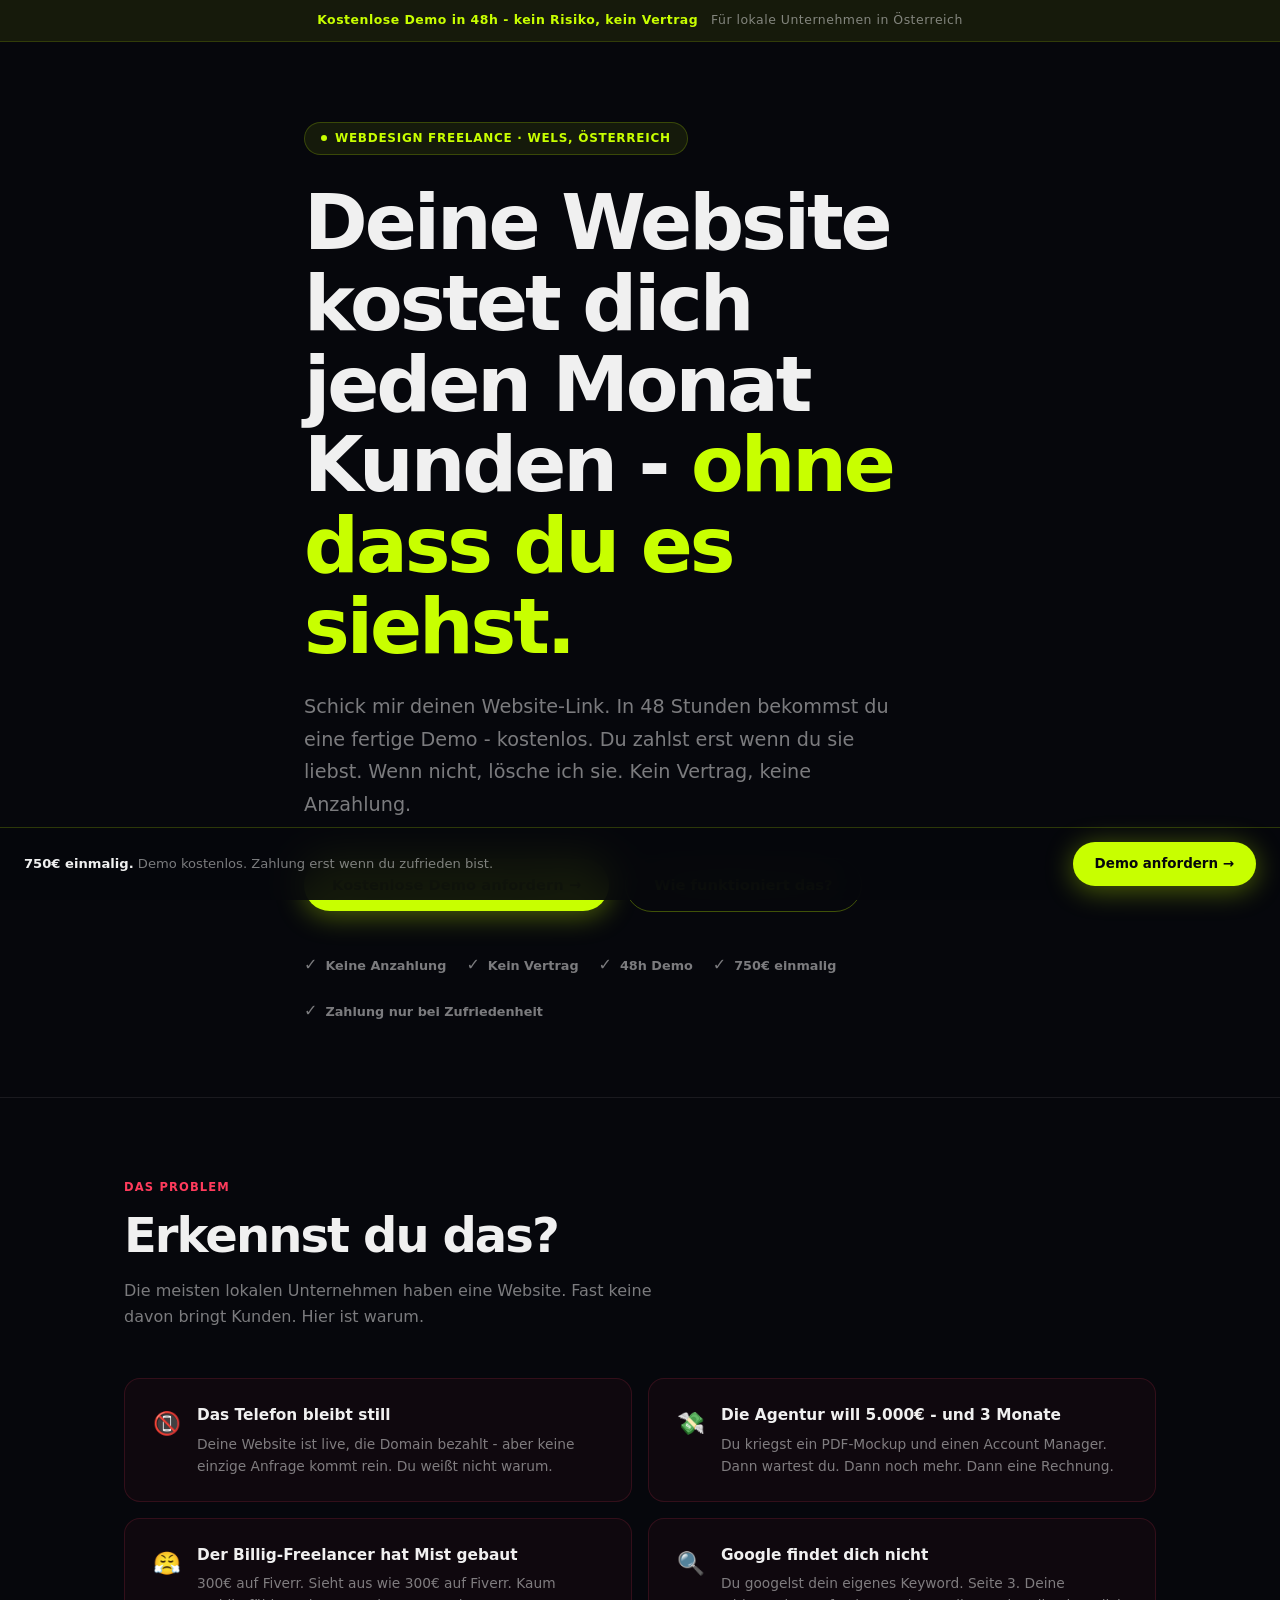
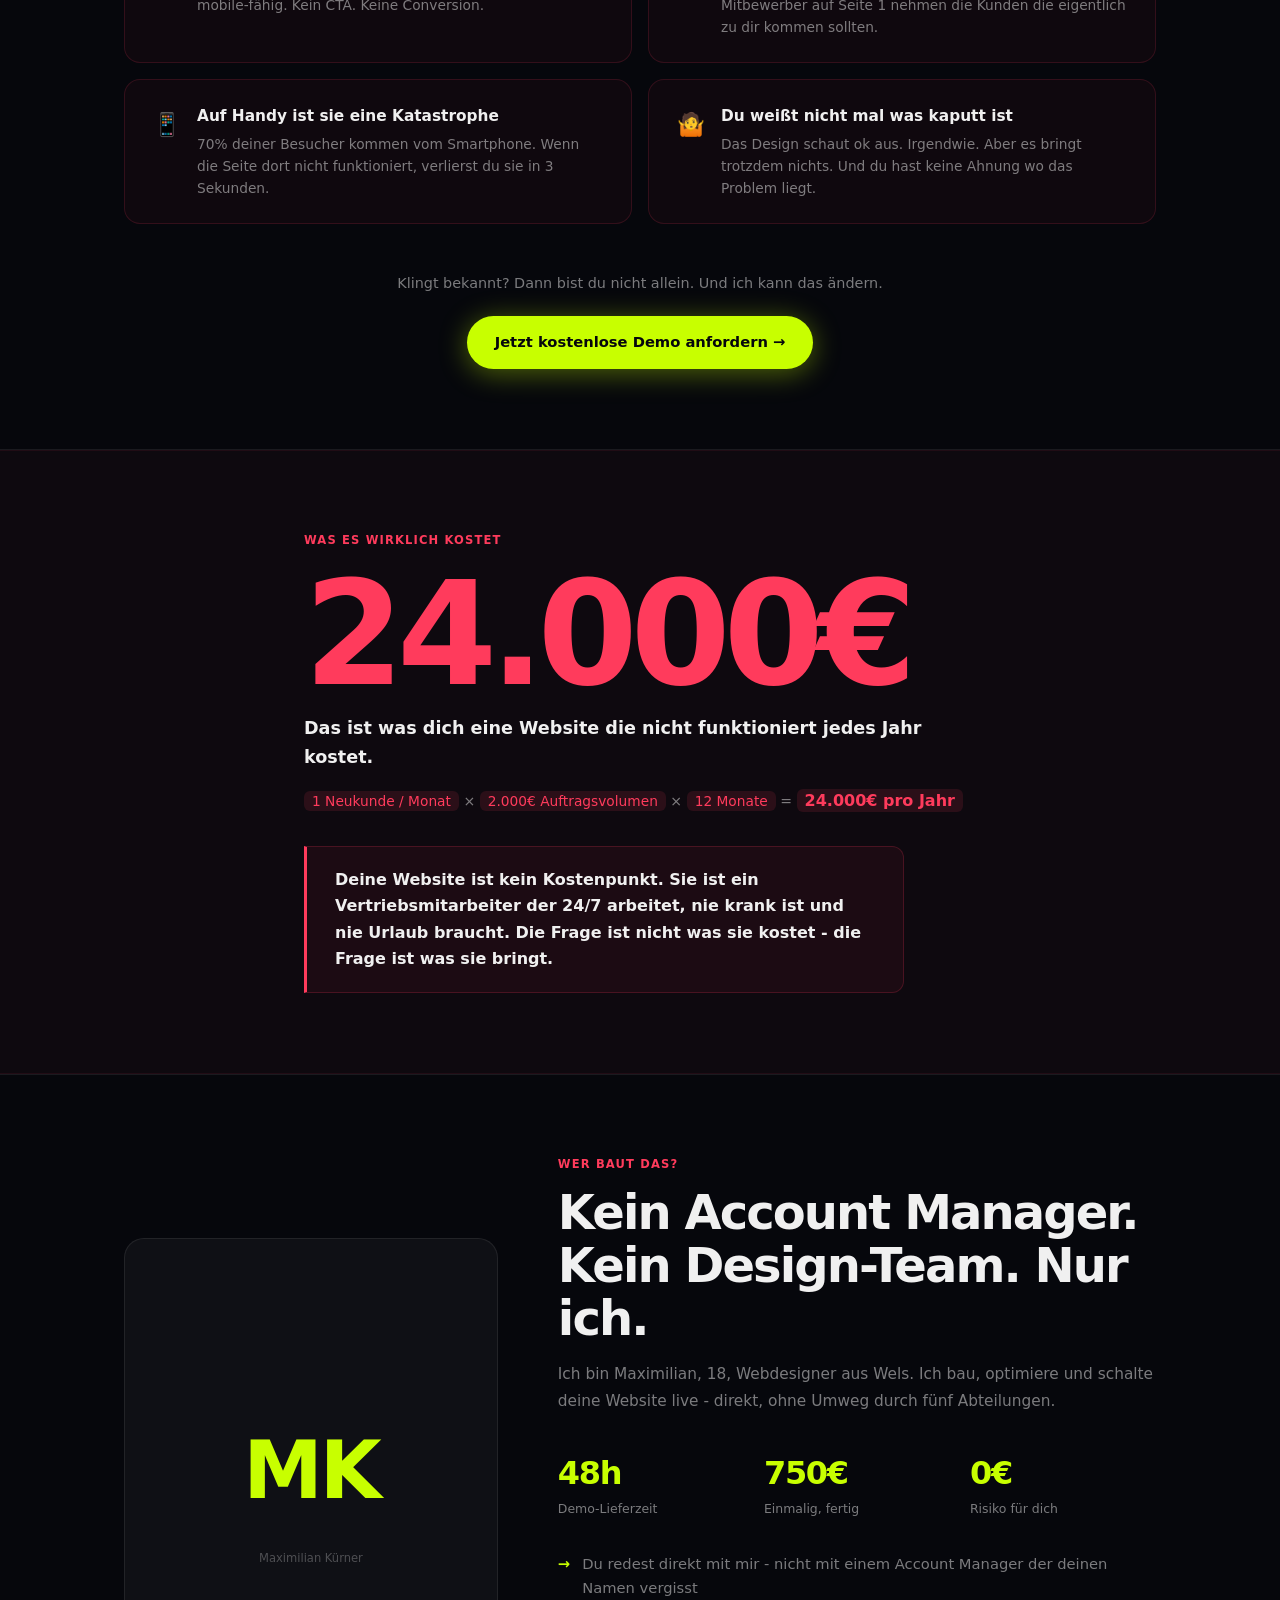
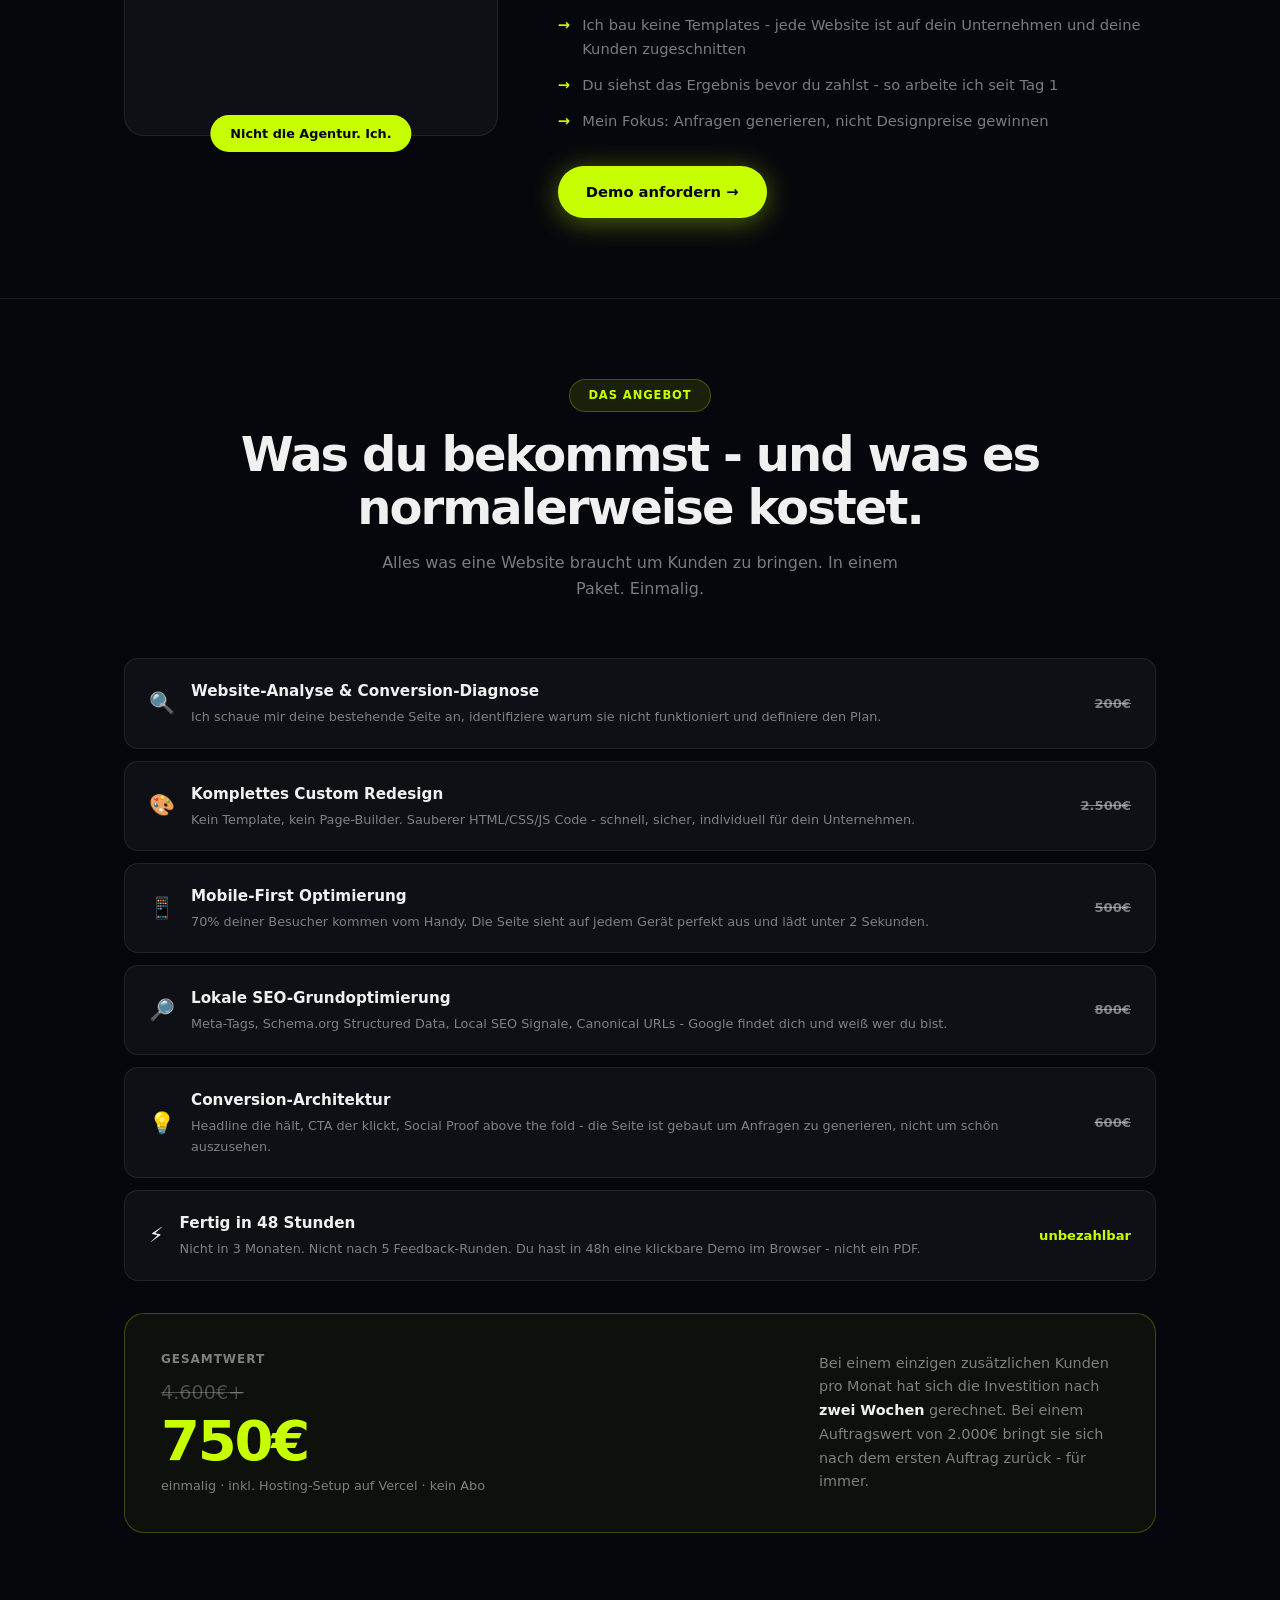
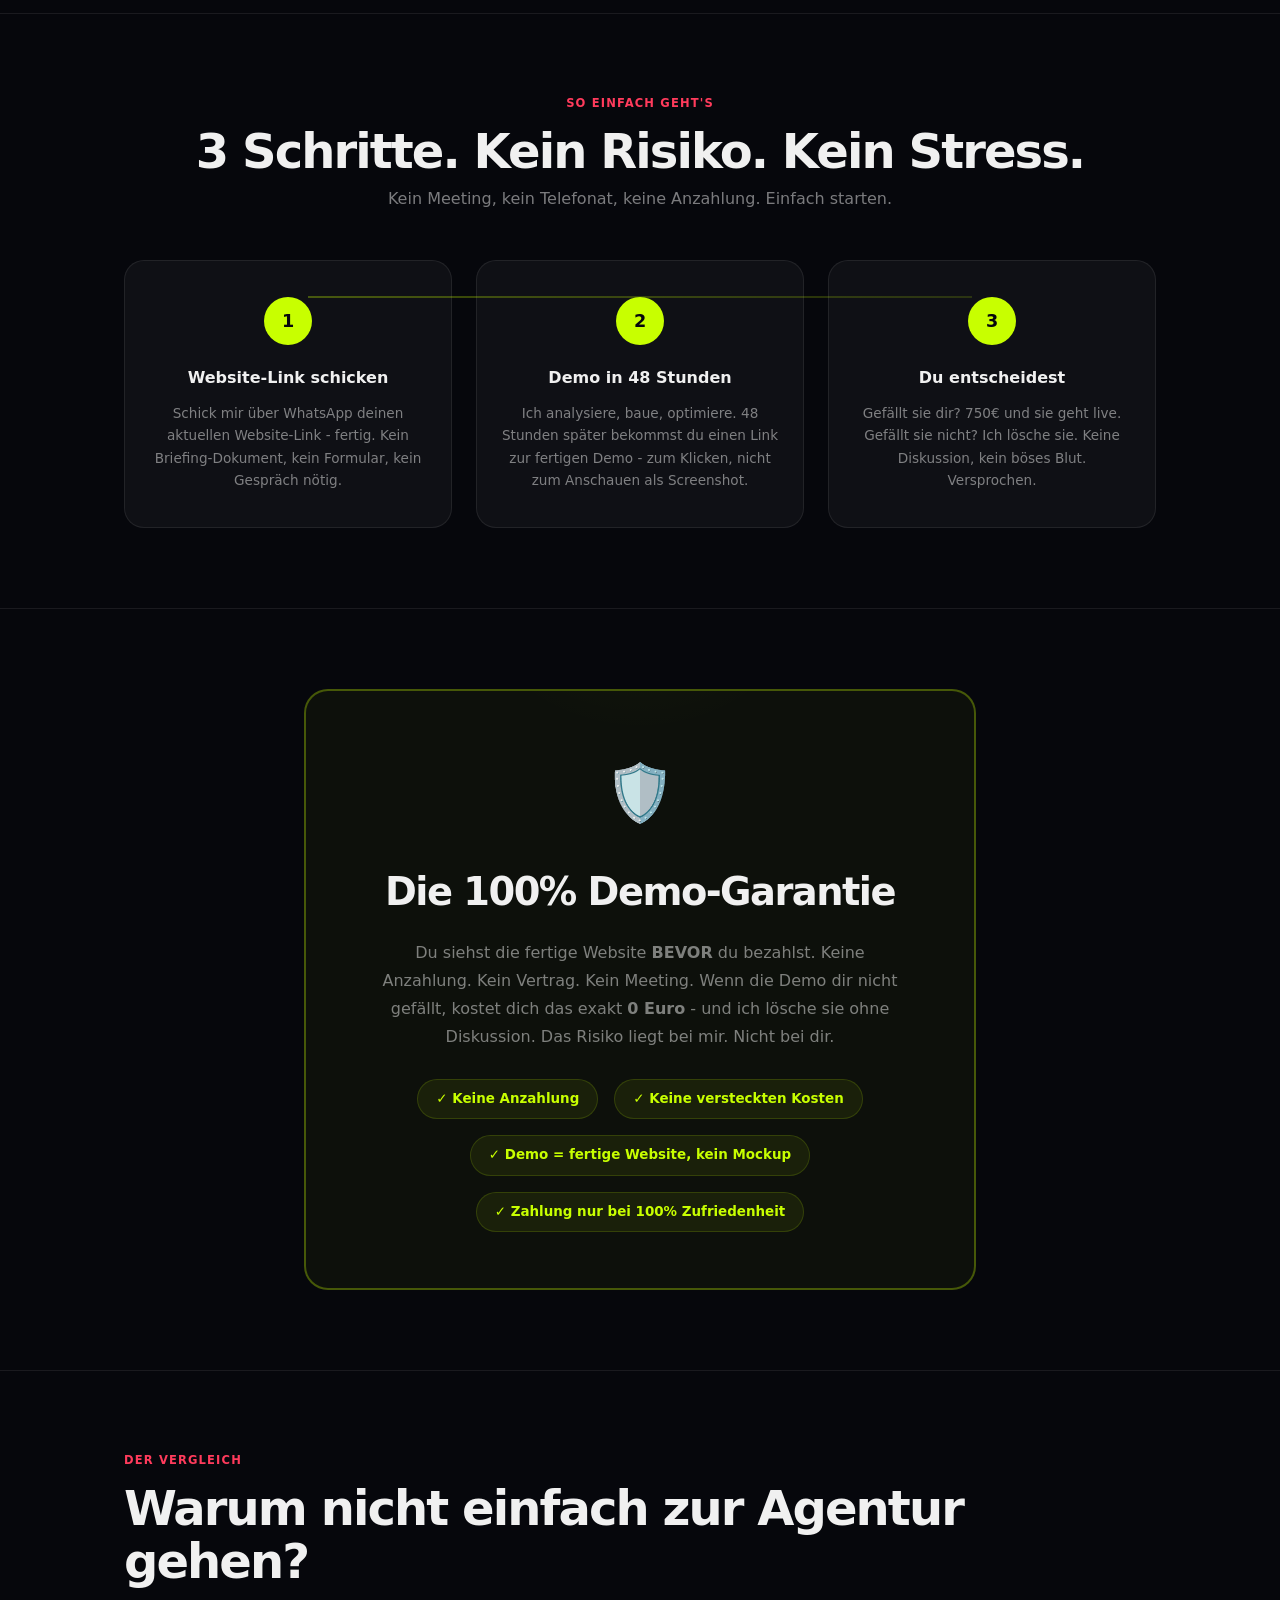
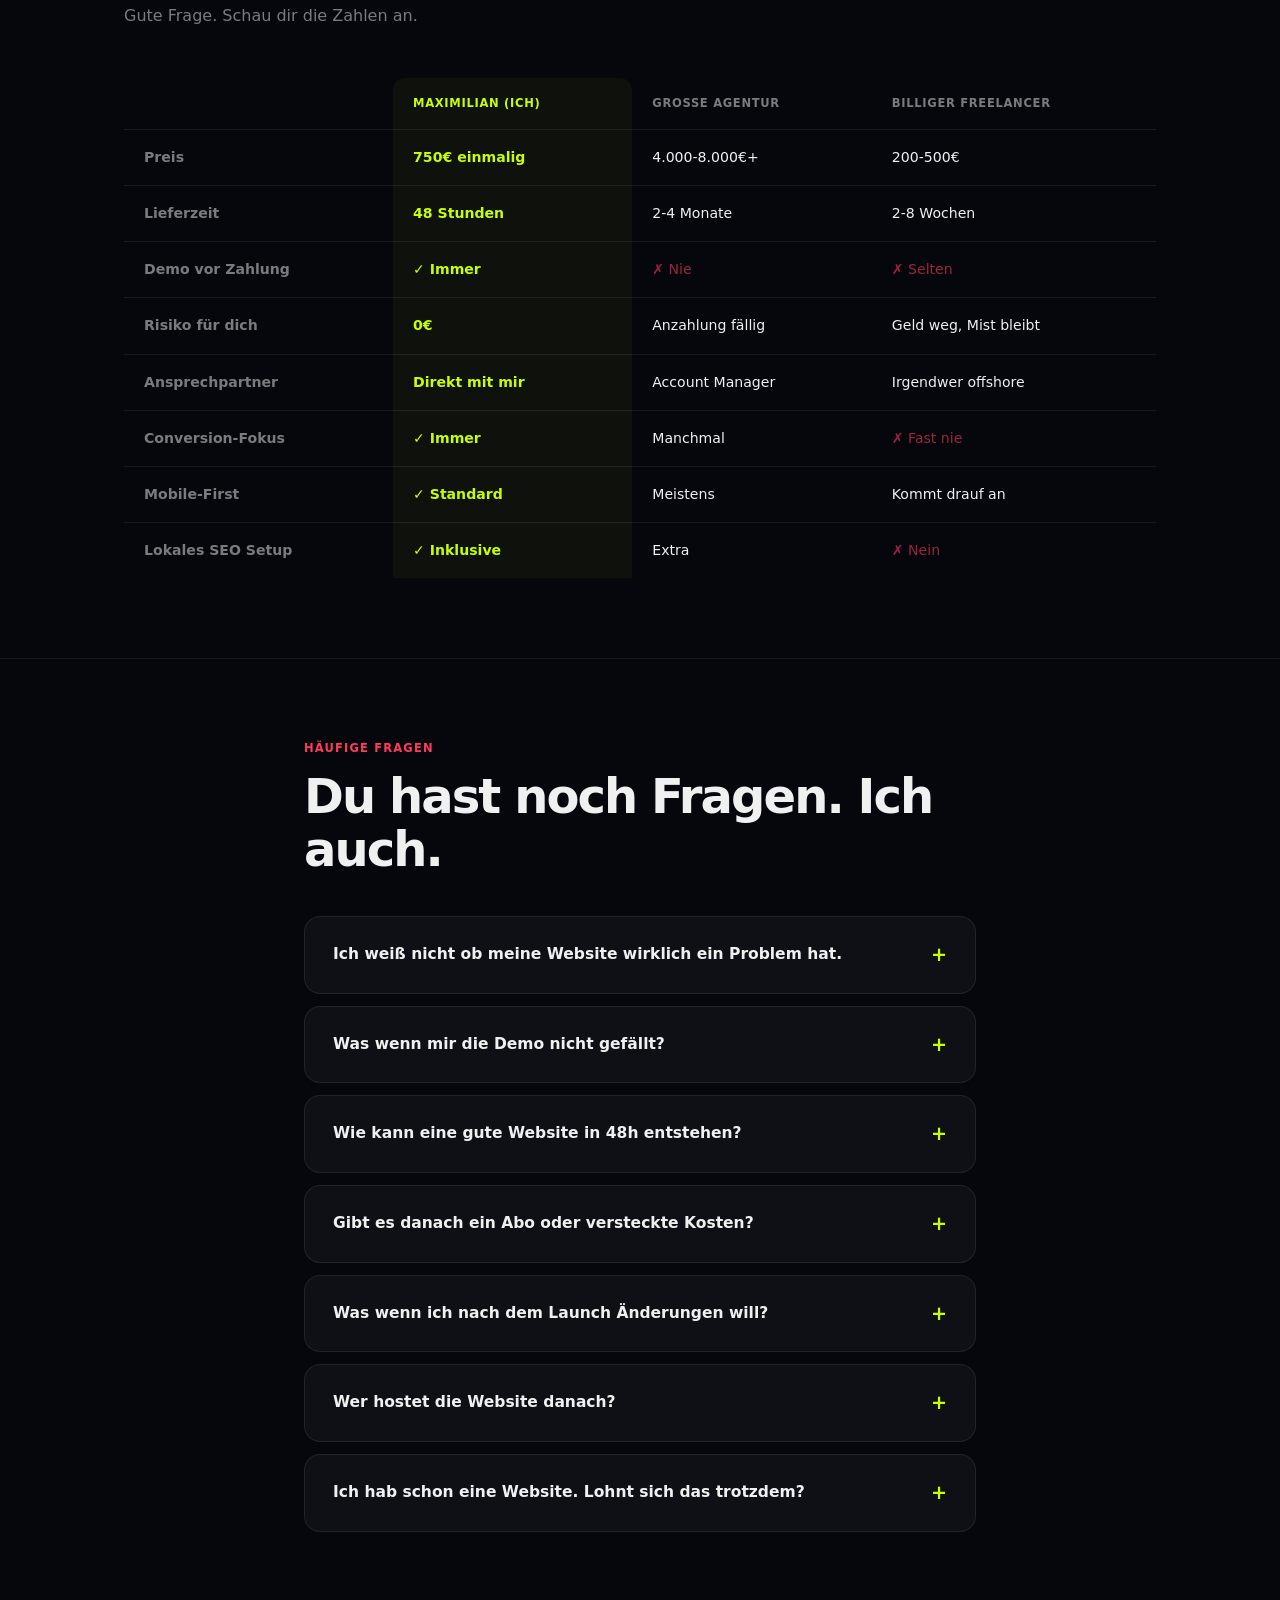
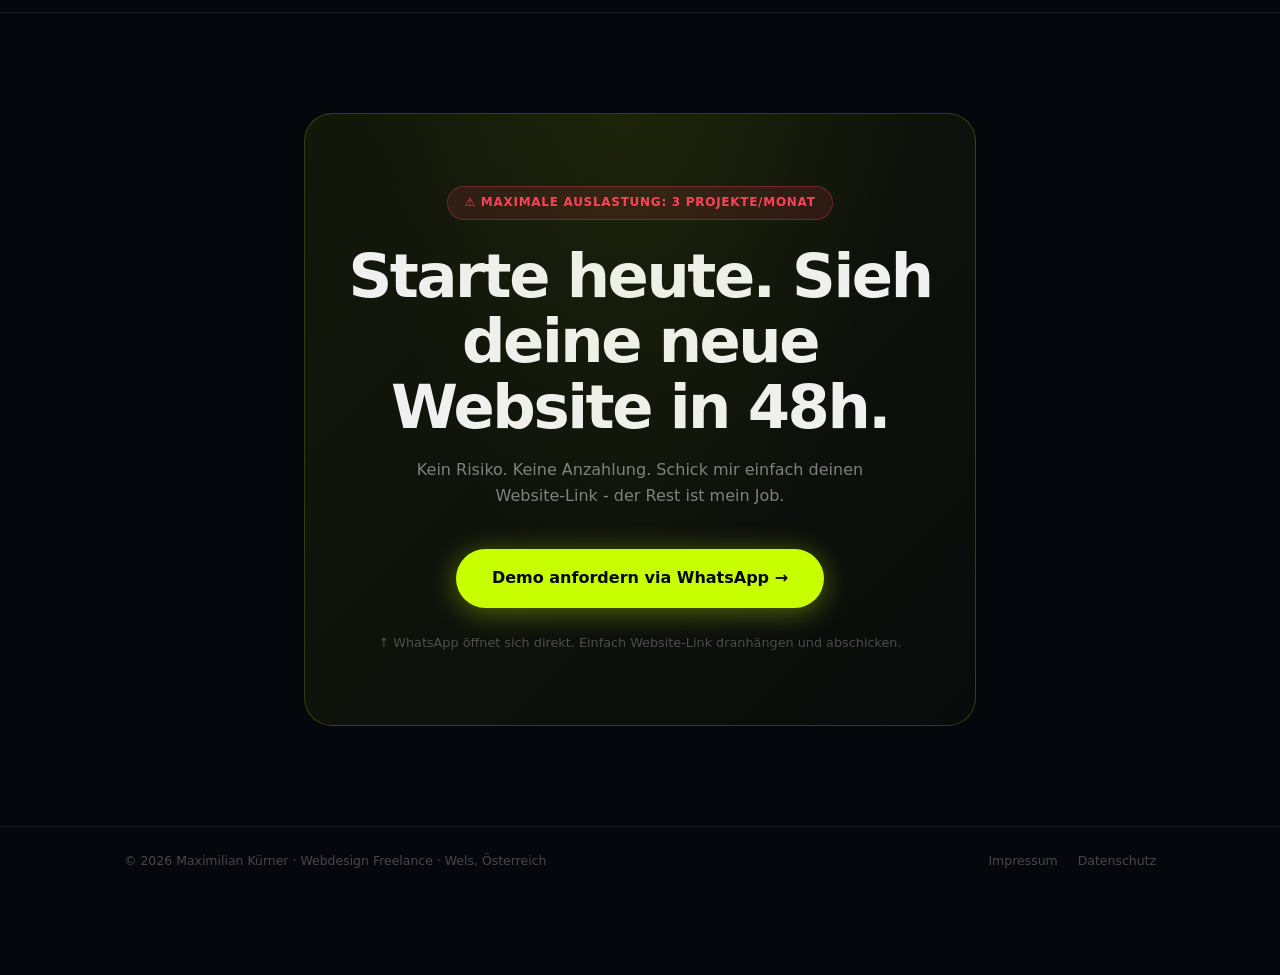
<file: ads.html>
<!DOCTYPE html>
<html lang="de">
<head>
  <meta charset="UTF-8" />
  <meta name="viewport" content="width=device-width, initial-scale=1.0" />
  <link rel="icon" type="image/svg+xml" href="favicon.svg" />
  <title>Deine Website bringt keine Kunden? In 48h ändere ich das - kostenlos.</title>
  <meta name="description" content="Kostenlose Demo in 48h. Du zahlst erst wenn du sie liebst. Webdesign für lokale Unternehmen in Österreich - 750€ einmalig, kein Vertrag." />
  <meta name="robots" content="noindex, nofollow" />
  <link rel="preconnect" href="https://fonts.bunny.net" />
  <link href="https://fonts.bunny.net/css?family=bricolage-grotesque:400,700,800&display=swap" rel="stylesheet" />
  <style>
    :root {
      --bg: #06070c;
      --acid: #c8ff00;
      --text: #f0f0f0;
      --muted: rgba(240,240,240,.5);
      --dim: rgba(240,240,240,.28);
      --bord: rgba(255,255,255,.08);
      --surf: rgba(255,255,255,.04);
      --red: #ff3b5c;
      --font: 'Bricolage Grotesque', system-ui, sans-serif;
      --tr: 0.22s cubic-bezier(.4,0,.2,1);
      --spring: cubic-bezier(.34,1.56,.64,1);
    }
    *, *::before, *::after { box-sizing: border-box; margin: 0; padding: 0; }
    html { scroll-behavior: smooth; }
    body { background: var(--bg); color: var(--text); font-family: var(--font); line-height: 1.65; overflow-x: hidden; -webkit-font-smoothing: antialiased; padding-bottom: 80px; }
    a { color: inherit; text-decoration: none; }
    ul { list-style: none; }
    img { display: block; max-width: 100%; }

    .wrap { max-width: 1080px; margin: 0 auto; padding: 0 24px; }
    .wrap-s { max-width: 720px; margin: 0 auto; padding: 0 24px; }

    /* STICKY BOTTOM CTA */
    .sticky-cta {
      position: fixed; bottom: 0; left: 0; right: 0; z-index: 200;
      background: rgba(6,7,12,.92); backdrop-filter: blur(20px);
      border-top: 1px solid rgba(200,255,0,.2);
      padding: 14px 24px;
      display: flex; align-items: center; justify-content: space-between; gap: 16px;
    }
    .sticky-cta-text { font-size: .82rem; color: var(--muted); }
    .sticky-cta-text strong { color: var(--text); }

    /* BUTTONS */
    .btn { display: inline-flex; align-items: center; gap: 8px; padding: 14px 28px; border-radius: 100px; font-family: var(--font); font-size: .92rem; font-weight: 800; cursor: pointer; white-space: nowrap; transition: transform var(--tr), box-shadow var(--tr); border: none; }
    .btn-acid { background: var(--acid); color: #06070c; box-shadow: 0 4px 28px rgba(200,255,0,.38); }
    .btn-acid:hover { transform: translateY(-2px) scale(1.02); box-shadow: 0 8px 40px rgba(200,255,0,.55); }
    .btn-acid-sm { padding: 11px 22px; font-size: .84rem; }
    .btn-ghost { background: transparent; border: 1.5px solid rgba(200,255,0,.3); color: var(--acid); }
    .btn-ghost:hover { background: rgba(200,255,0,.06); transform: translateY(-1px); }

    /* TOP BAR */
    .top-bar { background: rgba(200,255,0,.08); border-bottom: 1px solid rgba(200,255,0,.15); padding: 10px 0; text-align: center; }
    .top-bar-inner { font-size: .78rem; font-weight: 700; color: var(--acid); letter-spacing: .04em; }
    .top-bar-inner span { color: var(--muted); font-weight: 400; margin-left: 8px; }

    /* HERO */
    .hero { padding: 80px 0 72px; }
    .hero-badge { display: inline-flex; align-items: center; gap: 8px; background: rgba(200,255,0,.08); border: 1px solid rgba(200,255,0,.2); border-radius: 100px; padding: 6px 16px; font-size: .75rem; font-weight: 700; color: var(--acid); letter-spacing: .06em; text-transform: uppercase; margin-bottom: 28px; }
    .hero-badge-dot { width: 6px; height: 6px; border-radius: 50%; background: var(--acid); animation: pulse 2s infinite; }
    @keyframes pulse { 0%,100%{box-shadow:0 0 0 0 rgba(200,255,0,.5)} 50%{box-shadow:0 0 0 6px rgba(200,255,0,0)} }
    .hero-h1 { font-size: clamp(2.4rem,6vw,5rem); font-weight: 800; letter-spacing: -.04em; line-height: 1.05; margin-bottom: 24px; }
    .hero-h1 .red { color: var(--red); }
    .hero-h1 .acid { color: var(--acid); }
    .hero-sub { font-size: clamp(1rem,2.2vw,1.2rem); color: var(--muted); max-width: 600px; margin-bottom: 36px; line-height: 1.7; }
    .hero-cta { display: flex; flex-wrap: wrap; align-items: center; gap: 16px; margin-bottom: 40px; }
    .trust-bar { display: flex; flex-wrap: wrap; gap: 20px; }
    .trust-item { display: flex; align-items: center; gap: 8px; font-size: .8rem; color: var(--muted); font-weight: 600; }
    .trust-icon { font-size: 1rem; }

    /* DIVIDER */
    .divider { height: 1px; background: var(--bord); margin: 0; }

    /* PAIN SECTION */
    .pain-sec { padding: 80px 0; }
    .sec-label { font-size: .72rem; font-weight: 700; letter-spacing: .1em; text-transform: uppercase; color: var(--red); margin-bottom: 12px; }
    .sec-h2 { font-size: clamp(1.8rem,4vw,3rem); font-weight: 800; letter-spacing: -.04em; line-height: 1.1; margin-bottom: 16px; }
    .sec-sub { font-size: 1rem; color: var(--muted); margin-bottom: 48px; max-width: 560px; }
    .pain-grid { display: grid; grid-template-columns: repeat(2,1fr); gap: 16px; }
    .pain-card {
      background: rgba(255,59,92,.04); border: 1px solid rgba(255,59,92,.15);
      border-radius: 16px; padding: 24px 28px;
      display: flex; align-items: flex-start; gap: 16px;
    }
    .pain-icon { font-size: 1.4rem; flex-shrink: 0; margin-top: 2px; }
    .pain-card-title { font-size: .96rem; font-weight: 800; margin-bottom: 4px; }
    .pain-card-text { font-size: .86rem; color: var(--muted); line-height: 1.6; }
    .pain-cta-row { margin-top: 48px; text-align: center; }
    .pain-cta-row p { font-size: .9rem; color: var(--muted); margin-bottom: 20px; }

    /* COST SECTION */
    .cost-sec { padding: 80px 0; background: rgba(255,59,92,.03); border-top: 1px solid rgba(255,59,92,.08); border-bottom: 1px solid rgba(255,59,92,.08); }
    .cost-big { font-size: clamp(4rem,12vw,9rem); font-weight: 800; letter-spacing: -.05em; color: var(--red); line-height: 1; margin-bottom: 8px; }
    .cost-label { font-size: 1.1rem; font-weight: 700; margin-bottom: 16px; }
    .cost-math { font-size: .88rem; color: var(--muted); margin-bottom: 32px; }
    .cost-math code { background: rgba(255,59,92,.12); border-radius: 6px; padding: 2px 8px; color: var(--red); font-family: inherit; font-size: .86rem; }
    .cost-highlight { background: rgba(255,59,92,.06); border: 1px solid rgba(255,59,92,.2); border-left: 3px solid var(--red); border-radius: 0 12px 12px 0; padding: 20px 28px; max-width: 600px; }
    .cost-highlight p { font-size: 1rem; font-weight: 700; color: var(--text); }

    /* WHO SECTION */
    .who-sec { padding: 80px 0; }
    .who-grid { display: grid; grid-template-columns: 1fr 1.6fr; gap: 60px; align-items: center; }
    .who-img-wrap { position: relative; }
    .who-img { width: 100%; border-radius: 20px; border: 1px solid var(--bord); aspect-ratio: 3/4; object-fit: cover; background: var(--surf); }
    .who-img-placeholder { width: 100%; border-radius: 20px; border: 1px solid var(--bord); aspect-ratio: 3/4; background: var(--surf); display: flex; flex-direction: column; align-items: center; justify-content: center; gap: 12px; }
    .who-img-placeholder .initials { font-size: 5rem; font-weight: 800; color: var(--acid); letter-spacing: -.04em; }
    .who-img-placeholder .img-note { font-size: .72rem; color: var(--dim); }
    .who-badge { position: absolute; bottom: -16px; left: 50%; transform: translateX(-50%); background: var(--acid); color: #06070c; border-radius: 100px; padding: 8px 20px; font-size: .8rem; font-weight: 800; white-space: nowrap; }
    .who-stats { display: grid; grid-template-columns: repeat(3,1fr); gap: 20px; margin: 32px 0; }
    .who-stat-num { font-size: 2rem; font-weight: 800; color: var(--acid); letter-spacing: -.04em; }
    .who-stat-label { font-size: .78rem; color: var(--muted); }
    .who-points { display: flex; flex-direction: column; gap: 12px; margin-bottom: 32px; }
    .who-point { display: flex; align-items: flex-start; gap: 12px; font-size: .92rem; color: var(--muted); }
    .who-point-check { color: var(--acid); font-weight: 800; flex-shrink: 0; }

    /* OFFER SECTION */
    .offer-sec { padding: 80px 0; }
    .offer-header { text-align: center; margin-bottom: 56px; }
    .offer-tag { display: inline-block; background: rgba(200,255,0,.1); border: 1px solid rgba(200,255,0,.25); border-radius: 100px; padding: 6px 18px; font-size: .72rem; font-weight: 700; color: var(--acid); letter-spacing: .08em; text-transform: uppercase; margin-bottom: 16px; }
    .value-stack { display: flex; flex-direction: column; gap: 12px; margin-bottom: 32px; }
    .vs-item { background: var(--surf); border: 1px solid var(--bord); border-radius: 14px; padding: 20px 24px; display: flex; align-items: center; justify-content: space-between; gap: 24px; transition: border-color .22s, background .22s; }
    .vs-item:hover { border-color: rgba(200,255,0,.2); background: rgba(200,255,0,.03); }
    .vs-item-left { display: flex; align-items: center; gap: 16px; }
    .vs-item-icon { font-size: 1.3rem; flex-shrink: 0; }
    .vs-item-title { font-size: .95rem; font-weight: 800; margin-bottom: 2px; }
    .vs-item-desc { font-size: .8rem; color: var(--muted); }
    .vs-item-value { font-size: .82rem; font-weight: 700; color: var(--dim); white-space: nowrap; flex-shrink: 0; }
    .vs-item-value s { color: var(--muted); }
    .offer-total {
      border: 1.5px solid rgba(200,255,0,.25); border-radius: 20px;
      background: rgba(200,255,0,.04);
      padding: 36px; margin-top: 12px;
      display: flex; align-items: center; justify-content: space-between; gap: 24px;
      flex-wrap: wrap;
    }
    .offer-total-left .label { font-size: .75rem; font-weight: 700; letter-spacing: .08em; text-transform: uppercase; color: var(--muted); margin-bottom: 8px; }
    .offer-total-left .crossed { font-size: 1.2rem; color: var(--dim); text-decoration: line-through; margin-bottom: 4px; }
    .offer-total-left .price { font-size: 3.5rem; font-weight: 800; letter-spacing: -.04em; color: var(--acid); line-height: 1; }
    .offer-total-left .price-note { font-size: .8rem; color: var(--muted); margin-top: 6px; }
    .offer-total-right { max-width: 300px; }
    .offer-total-right p { font-size: .9rem; color: var(--muted); line-height: 1.65; }

    /* PROCESS SECTION */
    .process-sec { padding: 80px 0; }
    .steps { display: grid; grid-template-columns: repeat(3,1fr); gap: 24px; margin-top: 48px; position: relative; }
    .steps::before { content:''; position:absolute; top:36px; left:calc(16.66% + 12px); right:calc(16.66% + 12px); height:1.5px; background:linear-gradient(90deg,rgba(200,255,0,.3),rgba(200,255,0,.15)); pointer-events:none; }
    .step { text-align: center; padding: 36px 24px; background: var(--surf); border: 1px solid var(--bord); border-radius: 20px; }
    .step-num { width: 48px; height: 48px; border-radius: 50%; background: var(--acid); color: #06070c; font-size: 1.1rem; font-weight: 800; display: grid; place-items: center; margin: 0 auto 20px; }
    .step-title { font-size: 1rem; font-weight: 800; margin-bottom: 10px; }
    .step-text { font-size: .85rem; color: var(--muted); line-height: 1.65; }

    /* GUARANTEE SECTION */
    .guarantee-sec { padding: 80px 0; }
    .guarantee-box {
      background: rgba(200,255,0,.04); border: 2px solid rgba(200,255,0,.3);
      border-radius: 24px; padding: 56px; text-align: center; position: relative; overflow: hidden;
    }
    .guarantee-box::before { content:''; position:absolute; top:-60%; left:50%; transform:translateX(-50%); width:400px; height:400px; border-radius:50%; background:radial-gradient(circle,rgba(200,255,0,.06),transparent 70%); pointer-events:none; }
    .guarantee-icon { font-size: 3.5rem; margin-bottom: 20px; display: block; }
    .guarantee-title { font-size: clamp(1.6rem,3vw,2.4rem); font-weight: 800; letter-spacing: -.04em; margin-bottom: 16px; }
    .guarantee-text { font-size: 1rem; color: var(--muted); max-width: 520px; margin: 0 auto 28px; line-height: 1.75; }
    .guarantee-items { display: flex; flex-wrap: wrap; gap: 16px; justify-content: center; }
    .guarantee-item { display: flex; align-items: center; gap: 8px; font-size: .84rem; font-weight: 700; color: var(--acid); background: rgba(200,255,0,.07); border: 1px solid rgba(200,255,0,.15); border-radius: 100px; padding: 8px 18px; }

    /* COMPARISON */
    .compare-sec { padding: 80px 0; }
    .compare-table { width: 100%; border-collapse: collapse; margin-top: 40px; }
    .compare-table th, .compare-table td { padding: 16px 20px; text-align: left; font-size: .88rem; border-bottom: 1px solid var(--bord); }
    .compare-table th { font-size: .72rem; font-weight: 700; letter-spacing: .06em; text-transform: uppercase; color: var(--muted); background: transparent; }
    .compare-table th:nth-child(2) { color: var(--acid); background: rgba(200,255,0,.04); border-radius: 12px 12px 0 0; }
    .compare-table td:nth-child(2) { background: rgba(200,255,0,.04); font-weight: 700; }
    .compare-table tr:last-child td { border-bottom: none; }
    .compare-table .check { color: var(--acid); font-weight: 800; }
    .compare-table .cross { color: rgba(255,59,92,.6); }
    .compare-table .row-label { color: var(--muted); font-weight: 600; }

    /* FAQ */
    .faq-sec { padding: 80px 0; }
    .faq-list { display: flex; flex-direction: column; gap: 12px; margin-top: 40px; }
    .faq-item { background: var(--surf); border: 1px solid var(--bord); border-radius: 16px; overflow: hidden; }
    .faq-q { padding: 22px 28px; font-size: .97rem; font-weight: 700; cursor: pointer; display: flex; align-items: center; justify-content: space-between; gap: 16px; transition: color .2s; user-select: none; }
    .faq-q:hover { color: var(--acid); }
    .faq-icon { font-size: 1.2rem; color: var(--acid); flex-shrink: 0; transition: transform .25s; }
    .faq-a { display: none; padding: 0 28px 22px; font-size: .9rem; color: var(--muted); line-height: 1.75; }
    .faq-item.open .faq-a { display: block; }
    .faq-item.open .faq-icon { transform: rotate(45deg); }
    .faq-item.open { border-color: rgba(200,255,0,.2); }

    /* FINAL CTA */
    .final-cta-sec { padding: 100px 0; text-align: center; }
    .final-cta-box { background: linear-gradient(135deg, rgba(200,255,0,.07), rgba(200,255,0,.02)); border: 1.5px solid rgba(200,255,0,.2); border-radius: 28px; padding: 72px 40px; position: relative; overflow: hidden; }
    .final-cta-box::after { content:''; position:absolute; inset:0; background:radial-gradient(ellipse at 50% -20%,rgba(200,255,0,.08),transparent 60%); pointer-events:none; }
    .urgency-badge { display: inline-flex; align-items: center; gap: 8px; background: rgba(255,59,92,.12); border: 1px solid rgba(255,59,92,.3); border-radius: 100px; padding: 6px 16px; font-size: .75rem; font-weight: 700; color: var(--red); letter-spacing: .06em; text-transform: uppercase; margin-bottom: 24px; }
    .final-cta-h2 { font-size: clamp(2rem,5vw,3.8rem); font-weight: 800; letter-spacing: -.04em; line-height: 1.08; margin-bottom: 16px; }
    .final-cta-sub { font-size: 1rem; color: var(--muted); margin-bottom: 40px; max-width: 460px; margin-left: auto; margin-right: auto; }
    .final-cta-btns { display: flex; flex-wrap: wrap; align-items: center; justify-content: center; gap: 16px; margin-bottom: 24px; }
    .final-cta-note { font-size: .8rem; color: var(--dim); }

    /* FOOTER */
    footer { border-top: 1px solid var(--bord); padding: 24px 0; }
    .ft { display: flex; align-items: center; justify-content: space-between; flex-wrap: wrap; gap: 12px; font-size: .78rem; color: var(--dim); }
    .ft a { color: var(--dim); transition: color .2s; }
    .ft a:hover { color: var(--muted); }
    .ft-links { display: flex; gap: 20px; }

    /* RESPONSIVE */
    @media (max-width: 900px) {
      .who-grid { grid-template-columns: 1fr; gap: 40px; }
      .who-img-placeholder { aspect-ratio: 16/7; }
      .pain-grid { grid-template-columns: 1fr; }
      .steps { grid-template-columns: 1fr; }
      .steps::before { display: none; }
      .offer-total { flex-direction: column; text-align: center; }
      .offer-total-right { max-width: 100%; }
      .compare-table th:first-child, .compare-table td:first-child { display: none; }
    }
    @media (max-width: 600px) {
      .hero-cta { flex-direction: column; align-items: flex-start; }
      .final-cta-btns { flex-direction: column; }
      .sticky-cta-text { display: none; }
      .guarantee-box { padding: 36px 24px; }
      .final-cta-box { padding: 48px 24px; }
    }
  </style>
</head>
<body>

  <!-- TOP BAR -->
  <div class="top-bar">
    <div class="top-bar-inner">
      Kostenlose Demo in 48h - kein Risiko, kein Vertrag
      <span>Für lokale Unternehmen in Österreich</span>
    </div>
  </div>

  <!-- HERO -->
  <section class="hero">
    <div class="wrap-s">
      <div class="hero-badge">
        <span class="hero-badge-dot"></span>
        Webdesign Freelance · Wels, Österreich
      </div>
      <h1 class="hero-h1">
        Deine Website kostet dich jeden Monat Kunden -
        <span class="acid">ohne dass du es siehst.</span>
      </h1>
      <p class="hero-sub">
        Schick mir deinen Website-Link. In 48 Stunden bekommst du eine fertige Demo - kostenlos. Du zahlst erst wenn du sie liebst. Wenn nicht, lösche ich sie. Kein Vertrag, keine Anzahlung.
      </p>
      <div class="hero-cta">
        <a class="btn btn-acid" href="https://wa.me/4367764278292?text=Hey%20Maximilian%2C%20ich%20m%C3%B6chte%20eine%20kostenlose%20Demo%20f%C3%BCr%20meine%20Website%3A%20" target="_blank" rel="noopener">
          Kostenlose Demo anfordern →
        </a>
        <a class="btn btn-ghost" href="#wie-es-funktioniert">Wie funktioniert das?</a>
      </div>
      <div class="trust-bar">
        <span class="trust-item"><span class="trust-icon">✓</span> Keine Anzahlung</span>
        <span class="trust-item"><span class="trust-icon">✓</span> Kein Vertrag</span>
        <span class="trust-item"><span class="trust-icon">✓</span> 48h Demo</span>
        <span class="trust-item"><span class="trust-icon">✓</span> 750€ einmalig</span>
        <span class="trust-item"><span class="trust-icon">✓</span> Zahlung nur bei Zufriedenheit</span>
      </div>
    </div>
  </section>

  <div class="divider"></div>

  <!-- PAIN SECTION -->
  <section class="pain-sec">
    <div class="wrap">
      <div class="sec-label">Das Problem</div>
      <h2 class="sec-h2">Erkennst du das?</h2>
      <p class="sec-sub">Die meisten lokalen Unternehmen haben eine Website. Fast keine davon bringt Kunden. Hier ist warum.</p>
      <div class="pain-grid">
        <div class="pain-card">
          <span class="pain-icon">📵</span>
          <div>
            <div class="pain-card-title">Das Telefon bleibt still</div>
            <p class="pain-card-text">Deine Website ist live, die Domain bezahlt - aber keine einzige Anfrage kommt rein. Du weißt nicht warum.</p>
          </div>
        </div>
        <div class="pain-card">
          <span class="pain-icon">💸</span>
          <div>
            <div class="pain-card-title">Die Agentur will 5.000€ - und 3 Monate</div>
            <p class="pain-card-text">Du kriegst ein PDF-Mockup und einen Account Manager. Dann wartest du. Dann noch mehr. Dann eine Rechnung.</p>
          </div>
        </div>
        <div class="pain-card">
          <span class="pain-icon">😤</span>
          <div>
            <div class="pain-card-title">Der Billig-Freelancer hat Mist gebaut</div>
            <p class="pain-card-text">300€ auf Fiverr. Sieht aus wie 300€ auf Fiverr. Kaum mobile-fähig. Kein CTA. Keine Conversion.</p>
          </div>
        </div>
        <div class="pain-card">
          <span class="pain-icon">🔍</span>
          <div>
            <div class="pain-card-title">Google findet dich nicht</div>
            <p class="pain-card-text">Du googelst dein eigenes Keyword. Seite 3. Deine Mitbewerber auf Seite 1 nehmen die Kunden die eigentlich zu dir kommen sollten.</p>
          </div>
        </div>
        <div class="pain-card">
          <span class="pain-icon">📱</span>
          <div>
            <div class="pain-card-title">Auf Handy ist sie eine Katastrophe</div>
            <p class="pain-card-text">70% deiner Besucher kommen vom Smartphone. Wenn die Seite dort nicht funktioniert, verlierst du sie in 3 Sekunden.</p>
          </div>
        </div>
        <div class="pain-card">
          <span class="pain-icon">🤷</span>
          <div>
            <div class="pain-card-title">Du weißt nicht mal was kaputt ist</div>
            <p class="pain-card-text">Das Design schaut ok aus. Irgendwie. Aber es bringt trotzdem nichts. Und du hast keine Ahnung wo das Problem liegt.</p>
          </div>
        </div>
      </div>
      <div class="pain-cta-row">
        <p>Klingt bekannt? Dann bist du nicht allein. Und ich kann das ändern.</p>
        <a class="btn btn-acid" href="https://wa.me/4367764278292?text=Hey%20Maximilian%2C%20ich%20m%C3%B6chte%20eine%20kostenlose%20Demo%20f%C3%BCr%20meine%20Website%3A%20" target="_blank" rel="noopener">
          Jetzt kostenlose Demo anfordern →
        </a>
      </div>
    </div>
  </section>

  <div class="divider"></div>

  <!-- COST SECTION -->
  <section class="cost-sec">
    <div class="wrap-s">
      <div class="sec-label">Was es wirklich kostet</div>
      <div class="cost-big">24.000€</div>
      <div class="cost-label">Das ist was dich eine Website die nicht funktioniert jedes Jahr kostet.</div>
      <p class="cost-math">
        <code>1 Neukunde / Monat</code> × <code>2.000€ Auftragsvolumen</code> × <code>12 Monate</code> = <code style="color:var(--red);font-size:1rem;font-weight:800;">24.000€ pro Jahr</code>
      </p>
      <div class="cost-highlight">
        <p>Deine Website ist kein Kostenpunkt. Sie ist ein Vertriebsmitarbeiter der 24/7 arbeitet, nie krank ist und nie Urlaub braucht. Die Frage ist nicht was sie kostet - die Frage ist was sie bringt.</p>
      </div>
    </div>
  </section>

  <div class="divider"></div>

  <!-- WHO I AM -->
  <section class="who-sec">
    <div class="wrap">
      <div class="who-grid">
        <div class="who-img-wrap">
          <div class="who-img-placeholder">
            <div class="initials">MK</div>
            <div class="img-note">Maximilian Kürner</div>
          </div>
          <div class="who-badge">Nicht die Agentur. Ich.</div>
        </div>
        <div>
          <div class="sec-label">Wer baut das?</div>
          <h2 class="sec-h2" style="margin-bottom:16px;">Kein Account Manager. Kein Design-Team. Nur ich.</h2>
          <p style="color:var(--muted);font-size:.96rem;margin-bottom:28px;line-height:1.75;">Ich bin Maximilian, 18, Webdesigner aus Wels. Ich bau, optimiere und schalte deine Website live - direkt, ohne Umweg durch fünf Abteilungen.</p>
          <div class="who-stats">
            <div>
              <div class="who-stat-num">48h</div>
              <div class="who-stat-label">Demo-Lieferzeit</div>
            </div>
            <div>
              <div class="who-stat-num">750€</div>
              <div class="who-stat-label">Einmalig, fertig</div>
            </div>
            <div>
              <div class="who-stat-num">0€</div>
              <div class="who-stat-label">Risiko für dich</div>
            </div>
          </div>
          <div class="who-points">
            <div class="who-point"><span class="who-point-check">→</span><span>Du redest direkt mit mir - nicht mit einem Account Manager der deinen Namen vergisst</span></div>
            <div class="who-point"><span class="who-point-check">→</span><span>Ich bau keine Templates - jede Website ist auf dein Unternehmen und deine Kunden zugeschnitten</span></div>
            <div class="who-point"><span class="who-point-check">→</span><span>Du siehst das Ergebnis bevor du zahlst - so arbeite ich seit Tag 1</span></div>
            <div class="who-point"><span class="who-point-check">→</span><span>Mein Fokus: Anfragen generieren, nicht Designpreise gewinnen</span></div>
          </div>
          <a class="btn btn-acid" href="https://wa.me/4367764278292?text=Hey%20Maximilian%2C%20ich%20m%C3%B6chte%20eine%20kostenlose%20Demo%20f%C3%BCr%20meine%20Website%3A%20" target="_blank" rel="noopener">Demo anfordern →</a>
        </div>
      </div>
    </div>
  </section>

  <div class="divider"></div>

  <!-- OFFER / VALUE STACK -->
  <section class="offer-sec">
    <div class="wrap">
      <div class="offer-header">
        <div class="offer-tag">Das Angebot</div>
        <h2 class="sec-h2">Was du bekommst - und was es normalerweise kostet.</h2>
        <p class="sec-sub" style="margin:0 auto;">Alles was eine Website braucht um Kunden zu bringen. In einem Paket. Einmalig.</p>
      </div>

      <div class="value-stack">
        <div class="vs-item">
          <div class="vs-item-left">
            <span class="vs-item-icon">🔍</span>
            <div>
              <div class="vs-item-title">Website-Analyse & Conversion-Diagnose</div>
              <div class="vs-item-desc">Ich schaue mir deine bestehende Seite an, identifiziere warum sie nicht funktioniert und definiere den Plan.</div>
            </div>
          </div>
          <div class="vs-item-value"><s>200€</s></div>
        </div>
        <div class="vs-item">
          <div class="vs-item-left">
            <span class="vs-item-icon">🎨</span>
            <div>
              <div class="vs-item-title">Komplettes Custom Redesign</div>
              <div class="vs-item-desc">Kein Template, kein Page-Builder. Sauberer HTML/CSS/JS Code - schnell, sicher, individuell für dein Unternehmen.</div>
            </div>
          </div>
          <div class="vs-item-value"><s>2.500€</s></div>
        </div>
        <div class="vs-item">
          <div class="vs-item-left">
            <span class="vs-item-icon">📱</span>
            <div>
              <div class="vs-item-title">Mobile-First Optimierung</div>
              <div class="vs-item-desc">70% deiner Besucher kommen vom Handy. Die Seite sieht auf jedem Gerät perfekt aus und lädt unter 2 Sekunden.</div>
            </div>
          </div>
          <div class="vs-item-value"><s>500€</s></div>
        </div>
        <div class="vs-item">
          <div class="vs-item-left">
            <span class="vs-item-icon">🔎</span>
            <div>
              <div class="vs-item-title">Lokale SEO-Grundoptimierung</div>
              <div class="vs-item-desc">Meta-Tags, Schema.org Structured Data, Local SEO Signale, Canonical URLs - Google findet dich und weiß wer du bist.</div>
            </div>
          </div>
          <div class="vs-item-value"><s>800€</s></div>
        </div>
        <div class="vs-item">
          <div class="vs-item-left">
            <span class="vs-item-icon">💡</span>
            <div>
              <div class="vs-item-title">Conversion-Architektur</div>
              <div class="vs-item-desc">Headline die hält, CTA der klickt, Social Proof above the fold - die Seite ist gebaut um Anfragen zu generieren, nicht um schön auszusehen.</div>
            </div>
          </div>
          <div class="vs-item-value"><s>600€</s></div>
        </div>
        <div class="vs-item">
          <div class="vs-item-left">
            <span class="vs-item-icon">⚡</span>
            <div>
              <div class="vs-item-title">Fertig in 48 Stunden</div>
              <div class="vs-item-desc">Nicht in 3 Monaten. Nicht nach 5 Feedback-Runden. Du hast in 48h eine klickbare Demo im Browser - nicht ein PDF.</div>
            </div>
          </div>
          <div class="vs-item-value" style="color:var(--acid);">unbezahlbar</div>
        </div>
      </div>

      <div class="offer-total">
        <div class="offer-total-left">
          <div class="label">Gesamtwert</div>
          <div class="crossed">4.600€+</div>
          <div class="price">750€</div>
          <div class="price-note">einmalig · inkl. Hosting-Setup auf Vercel · kein Abo</div>
        </div>
        <div class="offer-total-right">
          <p>Bei einem einzigen zusätzlichen Kunden pro Monat hat sich die Investition nach <strong style="color:var(--text);">zwei Wochen</strong> gerechnet. Bei einem Auftragswert von 2.000€ bringt sie sich nach dem ersten Auftrag zurück - für immer.</p>
        </div>
      </div>
    </div>
  </section>

  <div class="divider"></div>

  <!-- PROCESS -->
  <section class="process-sec" id="wie-es-funktioniert">
    <div class="wrap">
      <div style="text-align:center;margin-bottom:16px;">
        <div class="sec-label" style="text-align:center;">So einfach geht's</div>
        <h2 class="sec-h2" style="margin-bottom:8px;">3 Schritte. Kein Risiko. Kein Stress.</h2>
        <p class="sec-sub" style="margin:0 auto;">Kein Meeting, kein Telefonat, keine Anzahlung. Einfach starten.</p>
      </div>
      <div class="steps">
        <div class="step">
          <div class="step-num">1</div>
          <div class="step-title">Website-Link schicken</div>
          <p class="step-text">Schick mir über WhatsApp deinen aktuellen Website-Link - fertig. Kein Briefing-Dokument, kein Formular, kein Gespräch nötig.</p>
        </div>
        <div class="step">
          <div class="step-num">2</div>
          <div class="step-title">Demo in 48 Stunden</div>
          <p class="step-text">Ich analysiere, baue, optimiere. 48 Stunden später bekommst du einen Link zur fertigen Demo - zum Klicken, nicht zum Anschauen als Screenshot.</p>
        </div>
        <div class="step">
          <div class="step-num">3</div>
          <div class="step-title">Du entscheidest</div>
          <p class="step-text">Gefällt sie dir? 750€ und sie geht live. Gefällt sie nicht? Ich lösche sie. Keine Diskussion, kein böses Blut. Versprochen.</p>
        </div>
      </div>
    </div>
  </section>

  <div class="divider"></div>

  <!-- GUARANTEE -->
  <section class="guarantee-sec">
    <div class="wrap-s">
      <div class="guarantee-box">
        <span class="guarantee-icon">🛡️</span>
        <h2 class="guarantee-title">Die 100% Demo-Garantie</h2>
        <p class="guarantee-text">Du siehst die fertige Website <strong>BEVOR</strong> du bezahlst. Keine Anzahlung. Kein Vertrag. Kein Meeting. Wenn die Demo dir nicht gefällt, kostet dich das exakt <strong>0 Euro</strong> - und ich lösche sie ohne Diskussion. Das Risiko liegt bei mir. Nicht bei dir.</p>
        <div class="guarantee-items">
          <span class="guarantee-item">✓ Keine Anzahlung</span>
          <span class="guarantee-item">✓ Keine versteckten Kosten</span>
          <span class="guarantee-item">✓ Demo = fertige Website, kein Mockup</span>
          <span class="guarantee-item">✓ Zahlung nur bei 100% Zufriedenheit</span>
        </div>
      </div>
    </div>
  </section>

  <div class="divider"></div>

  <!-- COMPARISON TABLE -->
  <section class="compare-sec">
    <div class="wrap">
      <div class="sec-label">Der Vergleich</div>
      <h2 class="sec-h2">Warum nicht einfach zur Agentur gehen?</h2>
      <p class="sec-sub">Gute Frage. Schau dir die Zahlen an.</p>
      <table class="compare-table">
        <thead>
          <tr>
            <th></th>
            <th>Maximilian (ich)</th>
            <th>Große Agentur</th>
            <th>Billiger Freelancer</th>
          </tr>
        </thead>
        <tbody>
          <tr>
            <td class="row-label">Preis</td>
            <td><strong style="color:var(--acid);">750€ einmalig</strong></td>
            <td>4.000-8.000€+</td>
            <td>200-500€</td>
          </tr>
          <tr>
            <td class="row-label">Lieferzeit</td>
            <td><strong style="color:var(--acid);">48 Stunden</strong></td>
            <td>2-4 Monate</td>
            <td>2-8 Wochen</td>
          </tr>
          <tr>
            <td class="row-label">Demo vor Zahlung</td>
            <td><span class="check">✓ Immer</span></td>
            <td><span class="cross">✗ Nie</span></td>
            <td><span class="cross">✗ Selten</span></td>
          </tr>
          <tr>
            <td class="row-label">Risiko für dich</td>
            <td><strong style="color:var(--acid);">0€</strong></td>
            <td>Anzahlung fällig</td>
            <td>Geld weg, Mist bleibt</td>
          </tr>
          <tr>
            <td class="row-label">Ansprechpartner</td>
            <td><strong style="color:var(--acid);">Direkt mit mir</strong></td>
            <td>Account Manager</td>
            <td>Irgendwer offshore</td>
          </tr>
          <tr>
            <td class="row-label">Conversion-Fokus</td>
            <td><span class="check">✓ Immer</span></td>
            <td>Manchmal</td>
            <td><span class="cross">✗ Fast nie</span></td>
          </tr>
          <tr>
            <td class="row-label">Mobile-First</td>
            <td><span class="check">✓ Standard</span></td>
            <td>Meistens</td>
            <td>Kommt drauf an</td>
          </tr>
          <tr>
            <td class="row-label">Lokales SEO Setup</td>
            <td><span class="check">✓ Inklusive</span></td>
            <td>Extra</td>
            <td><span class="cross">✗ Nein</span></td>
          </tr>
        </tbody>
      </table>
    </div>
  </section>

  <div class="divider"></div>

  <!-- FAQ -->
  <section class="faq-sec">
    <div class="wrap-s">
      <div class="sec-label">Häufige Fragen</div>
      <h2 class="sec-h2">Du hast noch Fragen. Ich auch.</h2>
      <div class="faq-list">
        <div class="faq-item">
          <div class="faq-q">Ich weiß nicht ob meine Website wirklich ein Problem hat. <span class="faq-icon">+</span></div>
          <div class="faq-a">Schick mir den Link - ich schau sie mir an und sag dir direkt was nicht stimmt. Keine Beschönigung. Wenn sie gut ist, sag ich dir das auch. Kein Verkaufsgespräch, keine Verpflichtung.</div>
        </div>
        <div class="faq-item">
          <div class="faq-q">Was wenn mir die Demo nicht gefällt? <span class="faq-icon">+</span></div>
          <div class="faq-a">Dann lösche ich sie. Kein böses Blut, kein „aber haben wir nicht besprochen dass...". Nichts. Du zahlst 0€ und wir gehen getrennte Wege. Das Risiko liegt bei mir - so funktioniert das.</div>
        </div>
        <div class="faq-item">
          <div class="faq-q">Wie kann eine gute Website in 48h entstehen? <span class="faq-icon">+</span></div>
          <div class="faq-a">Weil ich kein Konzept-Dokument, kein Design-System und keine fünf Feedback-Runden brauche. Ich analysiere deine Seite, deine Branche, deine Mitbewerber - und baue dann direkt. Die Demo ist das Konzept. Du siehst sofort ob es funktioniert.</div>
        </div>
        <div class="faq-item">
          <div class="faq-q">Gibt es danach ein Abo oder versteckte Kosten? <span class="faq-icon">+</span></div>
          <div class="faq-a">Nein. 750€ einmalig, fertig. Optional biete ich Wartung & Updates für 25€/Monat an - aber das ist freiwillig. Du kannst die Website auch selbst pflegen oder später zu jemand anderem gehen. Kein Lock-in.</div>
        </div>
        <div class="faq-item">
          <div class="faq-q">Was wenn ich nach dem Launch Änderungen will? <span class="faq-icon">+</span></div>
          <div class="faq-a">Kleinere Anpassungen (Text, Bilder, Farben) sind kurz nach Launch kostenlos. Für größere Änderungen oder laufende Betreuung gibt es das Wartungspaket für 25€/Monat.</div>
        </div>
        <div class="faq-item">
          <div class="faq-q">Wer hostet die Website danach? <span class="faq-icon">+</span></div>
          <div class="faq-a">Ich richte alles auf Vercel ein - kostenlos für die meisten statischen Websites. Du bekommst eine eigene Domain und eine schnelle, sichere Hosting-Infrastruktur. Keine Hosting-Kosten auf mich.</div>
        </div>
        <div class="faq-item">
          <div class="faq-q">Ich hab schon eine Website. Lohnt sich das trotzdem? <span class="faq-icon">+</span></div>
          <div class="faq-a">Genau dafür bin ich da. Ich nehme deine bestehende Website, analysiere warum sie nicht konvertiert, und bau eine Version die das ändert. Du siehst vorher-nachher bevor du irgendetwas zahlst.</div>
        </div>
      </div>
    </div>
  </section>

  <div class="divider"></div>

  <!-- FINAL CTA -->
  <section class="final-cta-sec">
    <div class="wrap-s">
      <div class="final-cta-box">
        <div class="urgency-badge">⚠ Maximale Auslastung: 3 Projekte/Monat</div>
        <h2 class="final-cta-h2">Starte heute. Sieh deine neue Website in 48h.</h2>
        <p class="final-cta-sub">Kein Risiko. Keine Anzahlung. Schick mir einfach deinen Website-Link - der Rest ist mein Job.</p>
        <div class="final-cta-btns">
          <a class="btn btn-acid" style="font-size:1rem;padding:16px 36px;" href="https://wa.me/4367764278292?text=Hey%20Maximilian%2C%20ich%20m%C3%B6chte%20eine%20kostenlose%20Demo%20f%C3%BCr%20meine%20Website%3A%20" target="_blank" rel="noopener">
            Demo anfordern via WhatsApp →
          </a>
        </div>
        <p class="final-cta-note">↑ WhatsApp öffnet sich direkt. Einfach Website-Link dranhängen und abschicken.</p>
      </div>
    </div>
  </section>

  <!-- FOOTER -->
  <footer>
    <div class="wrap ft">
      <span>© <script>document.write(new Date().getFullYear())</script> Maximilian Kürner · Webdesign Freelance · Wels, Österreich</span>
      <div class="ft-links">
        <a href="impressum.html">Impressum</a>
        <a href="datenschutz.html">Datenschutz</a>
      </div>
    </div>
  </footer>

  <!-- STICKY BOTTOM CTA -->
  <div class="sticky-cta">
    <div class="sticky-cta-text"><strong>750€ einmalig.</strong> Demo kostenlos. Zahlung erst wenn du zufrieden bist.</div>
    <a class="btn btn-acid btn-acid-sm" href="https://wa.me/4367764278292?text=Hey%20Maximilian%2C%20ich%20m%C3%B6chte%20eine%20kostenlose%20Demo%20f%C3%BCr%20meine%20Website%3A%20" target="_blank" rel="noopener">Demo anfordern →</a>
  </div>

  <script>
    // FAQ accordion
    document.querySelectorAll('.faq-q').forEach(q => {
      q.addEventListener('click', () => {
        const item = q.parentElement;
        const wasOpen = item.classList.contains('open');
        document.querySelectorAll('.faq-item').forEach(i => i.classList.remove('open'));
        if (!wasOpen) item.classList.add('open');
      });
    });

    // Spotlight on pain cards
    document.querySelectorAll('.pain-card').forEach(card => {
      card.addEventListener('mousemove', e => {
        const r = card.getBoundingClientRect();
        card.style.setProperty('--mx', ((e.clientX - r.left) / r.width * 100) + '%');
        card.style.setProperty('--my', ((e.clientY - r.top) / r.height * 100) + '%');
      });
    });

    // Magnetic button
    document.querySelectorAll('.btn-acid').forEach(btn => {
      btn.addEventListener('mousemove', e => {
        const r = btn.getBoundingClientRect();
        const x = (e.clientX - r.left - r.width / 2) * 0.25;
        const y = (e.clientY - r.top - r.height / 2) * 0.25;
        btn.style.transform = `translate(${x}px, ${y}px) translateY(-2px)`;
      });
      btn.addEventListener('mouseleave', () => {
        btn.style.transition = 'transform 0.65s cubic-bezier(0.34,1.56,0.64,1), box-shadow 0.22s';
        btn.style.transform = '';
        setTimeout(() => btn.style.transition = '', 650);
      });
    });
  </script>
  <script src="sexyscroll.js"></script>
</body>
</html>
</file>
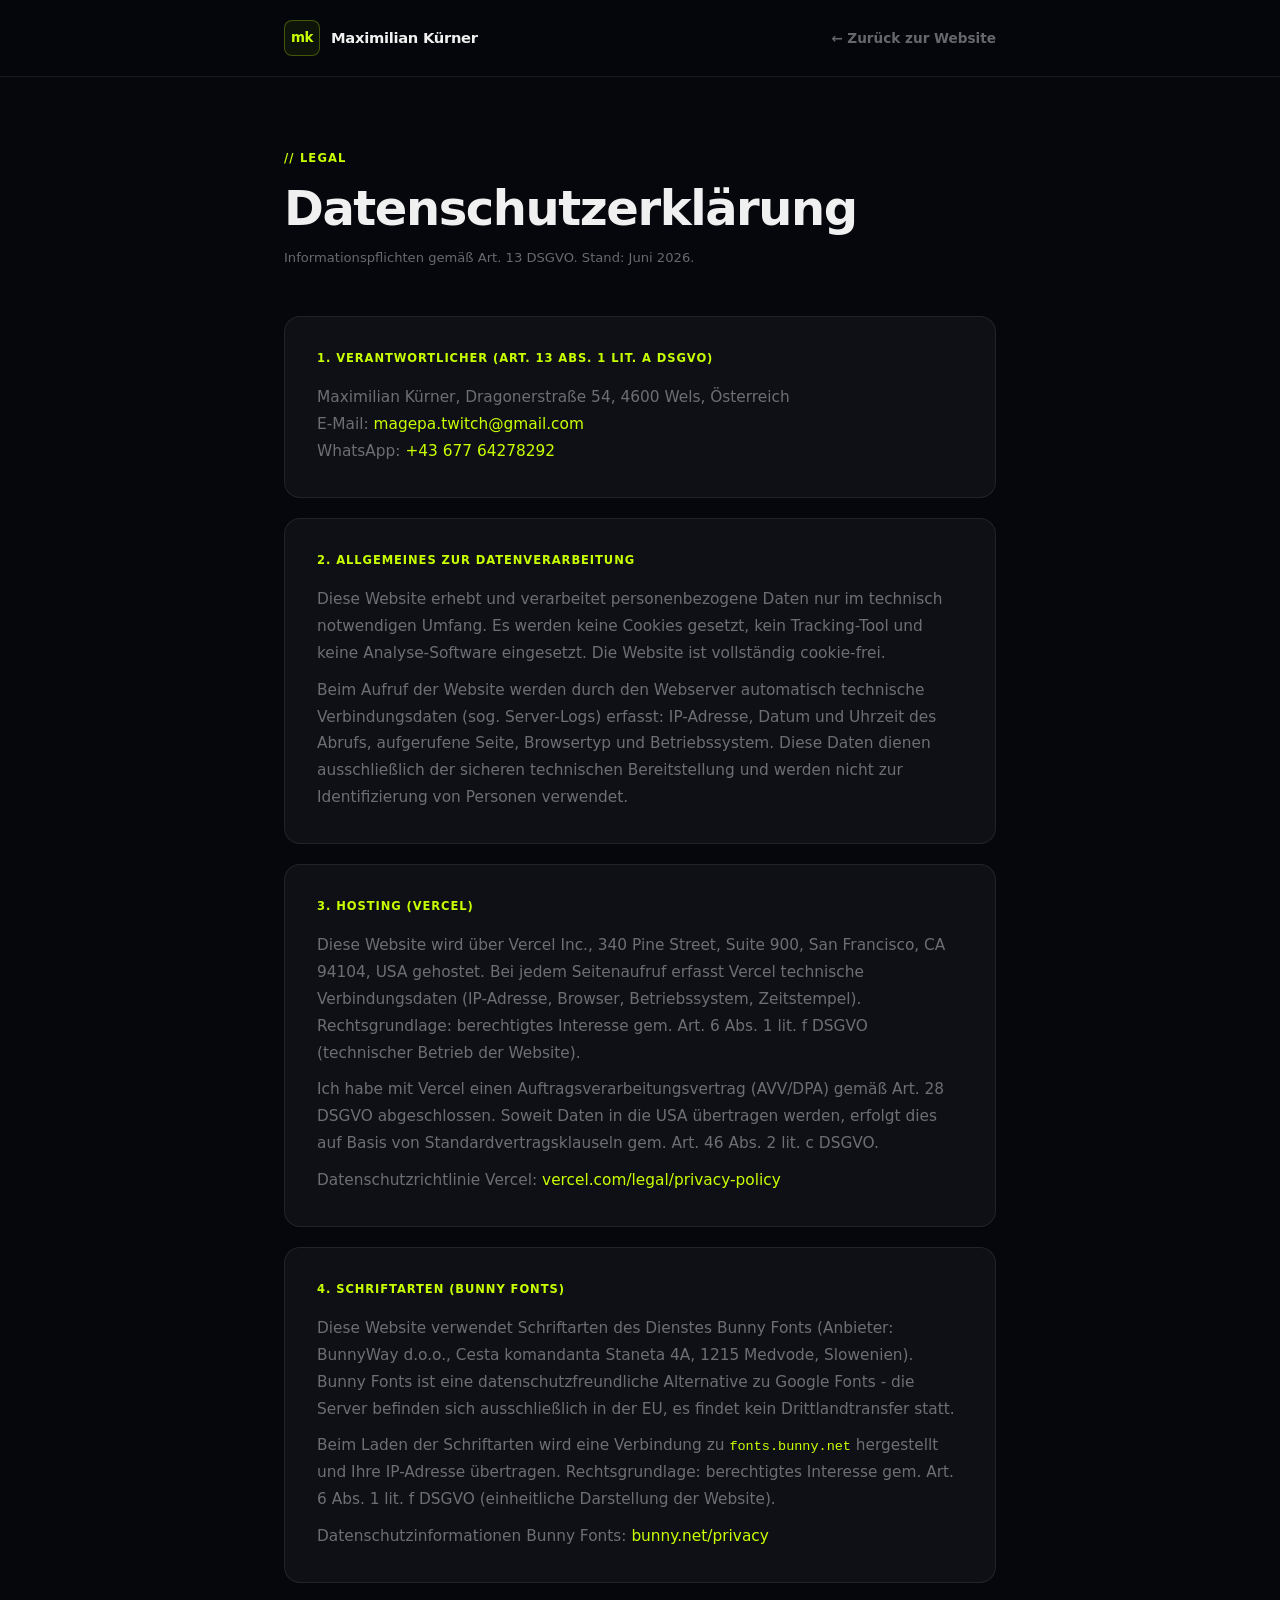
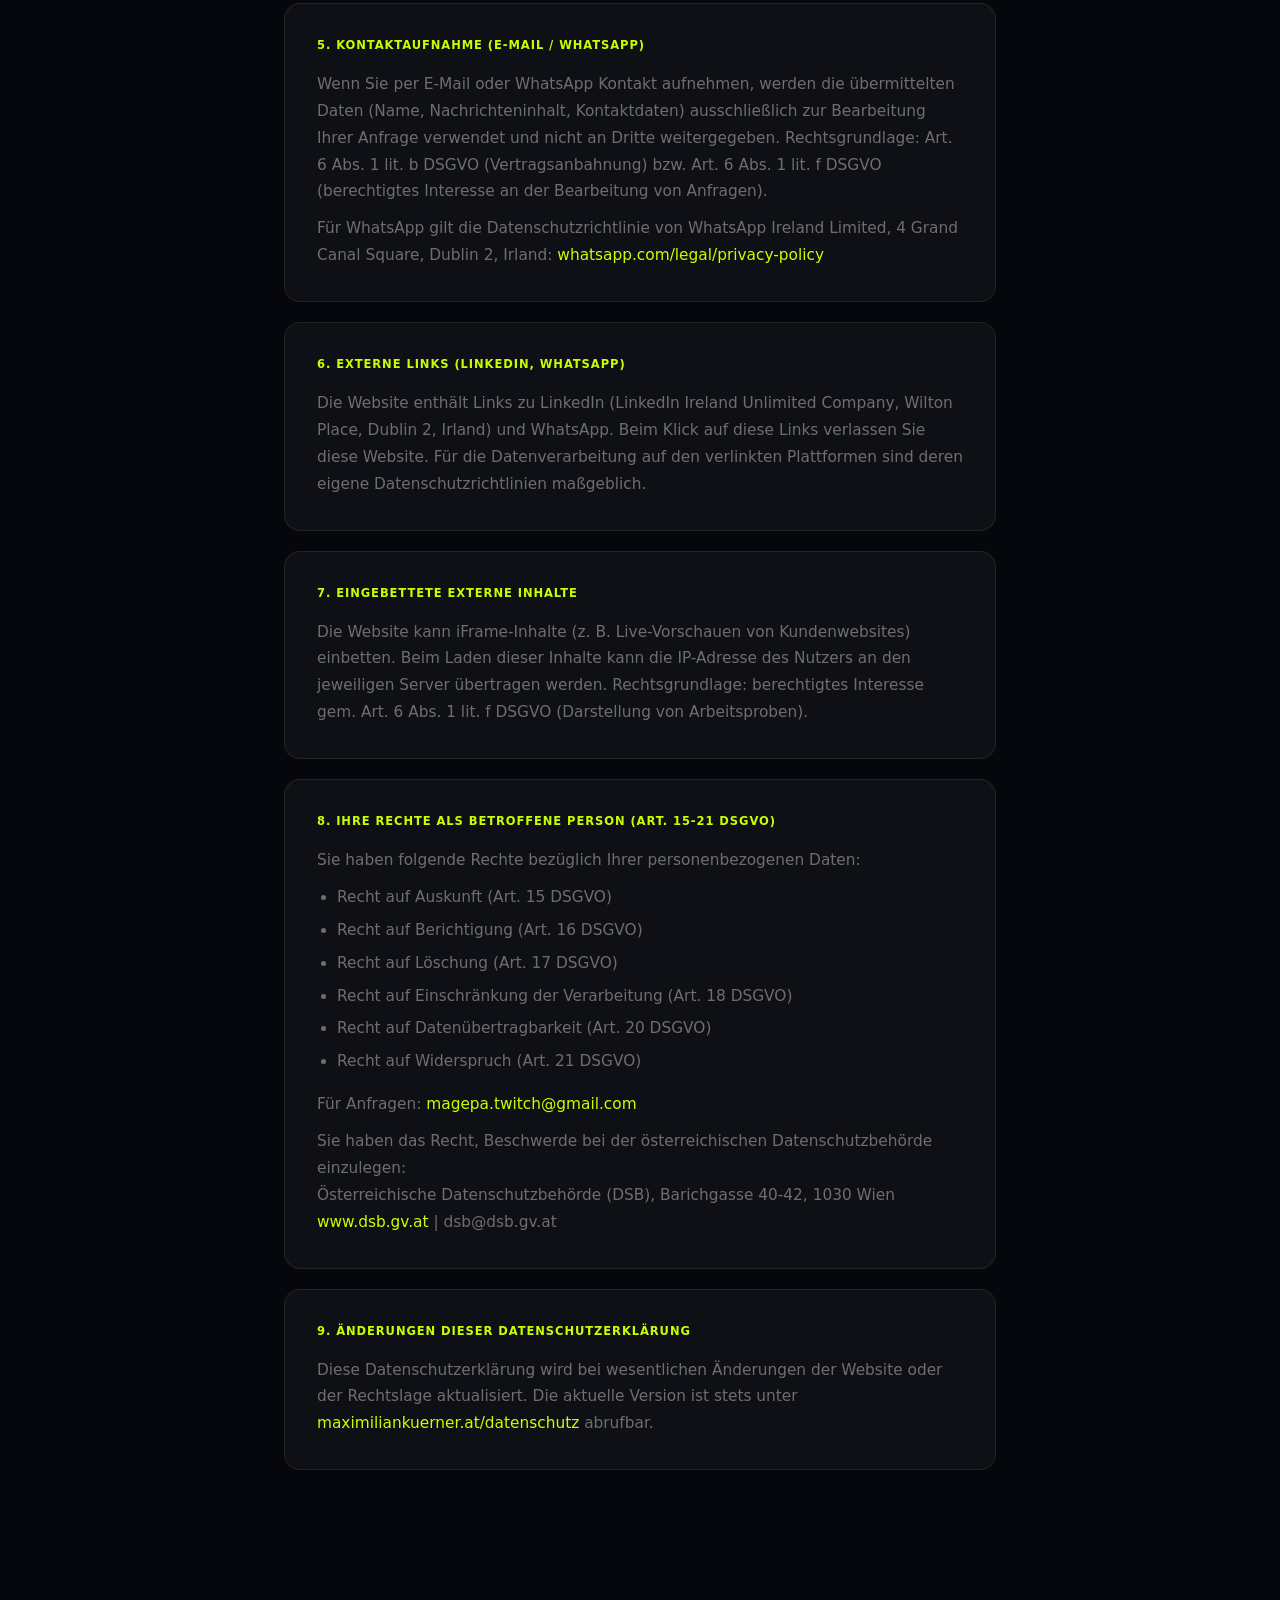
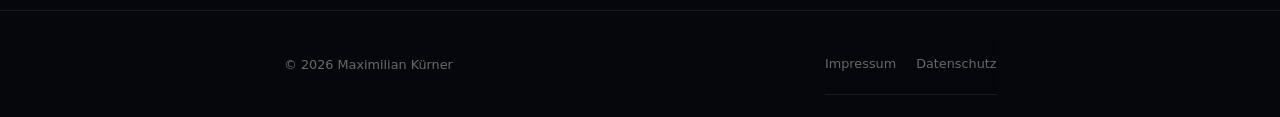
<file: datenschutz.html>
<!DOCTYPE html>
<html lang="de">
<head>
  <meta charset="UTF-8" />
  <meta name="viewport" content="width=device-width, initial-scale=1.0" />
  <link rel="icon" type="image/svg+xml" href="favicon.svg" />
  <link rel="icon" type="image/png" sizes="96x96" href="favicon-96x96.png" />
  <link rel="icon" type="image/png" sizes="32x32" href="favicon-32x32.png" />
  <link rel="icon" href="favicon.ico" sizes="48x48" />
  <link rel="apple-touch-icon" sizes="180x180" href="apple-touch-icon.png" />
  <meta name="theme-color" content="#06070c" />
  <title>Datenschutzerklärung | Maximilian Kürner</title>
  <meta name="robots" content="noindex, follow" />
  <link rel="canonical" href="https://maximiliankuerner.at/datenschutz" />
  <link rel="preconnect" href="https://fonts.bunny.net" />
  <link href="https://fonts.bunny.net/css?family=bricolage-grotesque:400,700,800&display=swap" rel="stylesheet" />
  <style>
    :root {
      --bg: #06070c;
      --acid: #c8ff00;
      --text: #f0f0f0;
      --muted: rgba(240, 240, 240, 0.42);
      --bord: rgba(255, 255, 255, 0.08);
      --surf: rgba(255, 255, 255, 0.04);
      --font: 'Bricolage Grotesque', system-ui, sans-serif;
    }
    *, *::before, *::after { box-sizing: border-box; margin: 0; padding: 0; }
    html { scroll-behavior: smooth; }
    body { background: var(--bg); color: var(--text); font-family: var(--font); line-height: 1.65; -webkit-font-smoothing: antialiased; }
    a { color: var(--acid); text-decoration: none; }
    a:hover { text-decoration: underline; }
    .wrap { max-width: 760px; margin: 0 auto; padding: 0 24px; }

    nav { padding: 20px 0; border-bottom: 1px solid var(--bord); background: rgba(6,7,12,.82); backdrop-filter: blur(24px); }
    .nav-inner { display: flex; align-items: center; justify-content: space-between; }
    .nav-logo { display: flex; align-items: center; gap: 11px; text-decoration: none; color: var(--text); }
    .nav-mark {
      width: 36px; height: 36px;
      background: rgba(200,255,0,.06);
      border: 1.5px solid rgba(200,255,0,.28);
      border-radius: 8px;
      display: grid; place-items: center;
      font-size: .84rem; font-weight: 800;
      color: var(--acid); letter-spacing: -.04em;
      user-select: none;
    }
    .nav-name { font-size: .92rem; font-weight: 800; letter-spacing: -.02em; }
    .back { font-size: .85rem; font-weight: 600; color: var(--muted); transition: color .2s; }
    .back:hover { color: var(--text); text-decoration: none; }

    main { padding: 72px 0 120px; }
    .ey { font-size: .72rem; font-weight: 700; letter-spacing: .1em; text-transform: uppercase; color: var(--acid); margin-bottom: 14px; }
    h1 { font-size: clamp(2rem,5vw,3rem); font-weight: 800; letter-spacing: -.03em; line-height: 1.1; margin-bottom: 12px; }
    .legal-sub { font-size: .82rem; color: var(--muted); margin-bottom: 48px; }

    .block { border: 1px solid var(--bord); border-radius: 16px; background: var(--surf); padding: 32px; margin-bottom: 20px; }
    .block h2 { font-size: .72rem; font-weight: 700; letter-spacing: .08em; text-transform: uppercase; color: var(--acid); margin-bottom: 16px; }
    .block p, .block ul { font-size: .96rem; color: var(--muted); line-height: 1.75; }
    .block p + p { margin-top: 10px; }
    .block ul { padding-left: 20px; margin-top: 10px; }
    .block ul li { margin-bottom: 6px; }

    footer { padding: 22px 0; border-top: 1px solid var(--bord); }
    .ft { display: flex; align-items: center; justify-content: space-between; flex-wrap: wrap; gap: 12px; }
    .ft-copy { font-size: .8rem; color: var(--muted); }
    .ft-links { display: flex; gap: 20px; }
    .ft-links a { font-size: .8rem; color: var(--muted); transition: color .2s; text-decoration: none; }
    .ft-links a:hover { color: var(--text); }
  </style>
</head>
<body>
  <nav>
    <div class="wrap nav-inner">
      <a class="nav-logo" href="index.html">
        <div class="nav-mark" aria-hidden="true">mk</div>
        <span class="nav-name">Maximilian Kürner</span>
      </a>
      <a class="back" href="index.html">← Zurück zur Website</a>
    </div>
  </nav>

  <main>
    <div class="wrap">
      <div class="ey">// Legal</div>
      <h1>Datenschutzerklärung</h1>
      <p class="legal-sub">Informationspflichten gemäß Art. 13 DSGVO. Stand: Juni 2026.</p>

      <div class="block">
        <h2>1. Verantwortlicher (Art. 13 Abs. 1 lit. a DSGVO)</h2>
        <p>Maximilian Kürner, Dragonerstraße 54, 4600 Wels, Österreich<br>
        E-Mail: <a href="mailto:magepa.twitch@gmail.com">magepa.twitch@gmail.com</a><br>
        WhatsApp: <a href="https://wa.me/4367764278292" target="_blank" rel="noopener">+43 677 64278292</a></p>
      </div>

      <div class="block">
        <h2>2. Allgemeines zur Datenverarbeitung</h2>
        <p>Diese Website erhebt und verarbeitet personenbezogene Daten nur im technisch notwendigen Umfang. Es werden keine Cookies gesetzt, kein Tracking-Tool und keine Analyse-Software eingesetzt. Die Website ist vollständig cookie-frei.</p>
        <p>Beim Aufruf der Website werden durch den Webserver automatisch technische Verbindungsdaten (sog. Server-Logs) erfasst: IP-Adresse, Datum und Uhrzeit des Abrufs, aufgerufene Seite, Browsertyp und Betriebssystem. Diese Daten dienen ausschließlich der sicheren technischen Bereitstellung und werden nicht zur Identifizierung von Personen verwendet.</p>
      </div>

      <div class="block">
        <h2>3. Hosting (Vercel)</h2>
        <p>Diese Website wird über Vercel Inc., 340 Pine Street, Suite 900, San Francisco, CA 94104, USA gehostet. Bei jedem Seitenaufruf erfasst Vercel technische Verbindungsdaten (IP-Adresse, Browser, Betriebssystem, Zeitstempel). Rechtsgrundlage: berechtigtes Interesse gem. Art. 6 Abs. 1 lit. f DSGVO (technischer Betrieb der Website).</p>
        <p>Ich habe mit Vercel einen Auftragsverarbeitungsvertrag (AVV/DPA) gemäß Art. 28 DSGVO abgeschlossen. Soweit Daten in die USA übertragen werden, erfolgt dies auf Basis von Standardvertragsklauseln gem. Art. 46 Abs. 2 lit. c DSGVO.</p>
        <p>Datenschutzrichtlinie Vercel: <a href="https://vercel.com/legal/privacy-policy" target="_blank" rel="noopener">vercel.com/legal/privacy-policy</a></p>
      </div>

      <div class="block">
        <h2>4. Schriftarten (Bunny Fonts)</h2>
        <p>Diese Website verwendet Schriftarten des Dienstes Bunny Fonts (Anbieter: BunnyWay d.o.o., Cesta komandanta Staneta 4A, 1215 Medvode, Slowenien). Bunny Fonts ist eine datenschutzfreundliche Alternative zu Google Fonts - die Server befinden sich ausschließlich in der EU, es findet kein Drittlandtransfer statt.</p>
        <p>Beim Laden der Schriftarten wird eine Verbindung zu <code style="color:var(--acid);font-size:.88em;">fonts.bunny.net</code> hergestellt und Ihre IP-Adresse übertragen. Rechtsgrundlage: berechtigtes Interesse gem. Art. 6 Abs. 1 lit. f DSGVO (einheitliche Darstellung der Website).</p>
        <p>Datenschutzinformationen Bunny Fonts: <a href="https://bunny.net/privacy" target="_blank" rel="noopener">bunny.net/privacy</a></p>
      </div>

      <div class="block">
        <h2>5. Kontaktaufnahme (E-Mail / WhatsApp)</h2>
        <p>Wenn Sie per E-Mail oder WhatsApp Kontakt aufnehmen, werden die übermittelten Daten (Name, Nachrichteninhalt, Kontaktdaten) ausschließlich zur Bearbeitung Ihrer Anfrage verwendet und nicht an Dritte weitergegeben. Rechtsgrundlage: Art. 6 Abs. 1 lit. b DSGVO (Vertragsanbahnung) bzw. Art. 6 Abs. 1 lit. f DSGVO (berechtigtes Interesse an der Bearbeitung von Anfragen).</p>
        <p>Für WhatsApp gilt die Datenschutzrichtlinie von WhatsApp Ireland Limited, 4 Grand Canal Square, Dublin 2, Irland: <a href="https://www.whatsapp.com/legal/privacy-policy" target="_blank" rel="noopener">whatsapp.com/legal/privacy-policy</a></p>
      </div>

      <div class="block">
        <h2>6. Externe Links (LinkedIn, WhatsApp)</h2>
        <p>Die Website enthält Links zu LinkedIn (LinkedIn Ireland Unlimited Company, Wilton Place, Dublin 2, Irland) und WhatsApp. Beim Klick auf diese Links verlassen Sie diese Website. Für die Datenverarbeitung auf den verlinkten Plattformen sind deren eigene Datenschutzrichtlinien maßgeblich.</p>
      </div>

      <div class="block">
        <h2>7. Eingebettete externe Inhalte</h2>
        <p>Die Website kann iFrame-Inhalte (z. B. Live-Vorschauen von Kundenwebsites) einbetten. Beim Laden dieser Inhalte kann die IP-Adresse des Nutzers an den jeweiligen Server übertragen werden. Rechtsgrundlage: berechtigtes Interesse gem. Art. 6 Abs. 1 lit. f DSGVO (Darstellung von Arbeitsproben).</p>
      </div>

      <div class="block">
        <h2>8. Ihre Rechte als betroffene Person (Art. 15-21 DSGVO)</h2>
        <p>Sie haben folgende Rechte bezüglich Ihrer personenbezogenen Daten:</p>
        <ul>
          <li>Recht auf Auskunft (Art. 15 DSGVO)</li>
          <li>Recht auf Berichtigung (Art. 16 DSGVO)</li>
          <li>Recht auf Löschung (Art. 17 DSGVO)</li>
          <li>Recht auf Einschränkung der Verarbeitung (Art. 18 DSGVO)</li>
          <li>Recht auf Datenübertragbarkeit (Art. 20 DSGVO)</li>
          <li>Recht auf Widerspruch (Art. 21 DSGVO)</li>
        </ul>
        <p style="margin-top:16px;">Für Anfragen: <a href="mailto:magepa.twitch@gmail.com">magepa.twitch@gmail.com</a></p>
        <p>Sie haben das Recht, Beschwerde bei der österreichischen Datenschutzbehörde einzulegen:<br>
        Österreichische Datenschutzbehörde (DSB), Barichgasse 40-42, 1030 Wien<br>
        <a href="https://www.dsb.gv.at" target="_blank" rel="noopener">www.dsb.gv.at</a> | dsb@dsb.gv.at</p>
      </div>

      <div class="block">
        <h2>9. Änderungen dieser Datenschutzerklärung</h2>
        <p>Diese Datenschutzerklärung wird bei wesentlichen Änderungen der Website oder der Rechtslage aktualisiert. Die aktuelle Version ist stets unter <a href="https://maximiliankuerner.at/datenschutz" target="_blank" rel="noopener">maximiliankuerner.at/datenschutz</a> abrufbar.</p>
      </div>
    </div>
  </main>

  <footer>
    <div class="wrap ft">
      <div class="ft-copy">© <script>document.write(new Date().getFullYear())</script> Maximilian Kürner</div>
      <nav class="ft-links" aria-label="Rechtliches">
        <a href="impressum.html">Impressum</a>
        <a href="datenschutz.html">Datenschutz</a>
      </nav>
    </div>
  </footer>
  <script src="sexyscroll.js"></script>
</body>
</html>
</file>
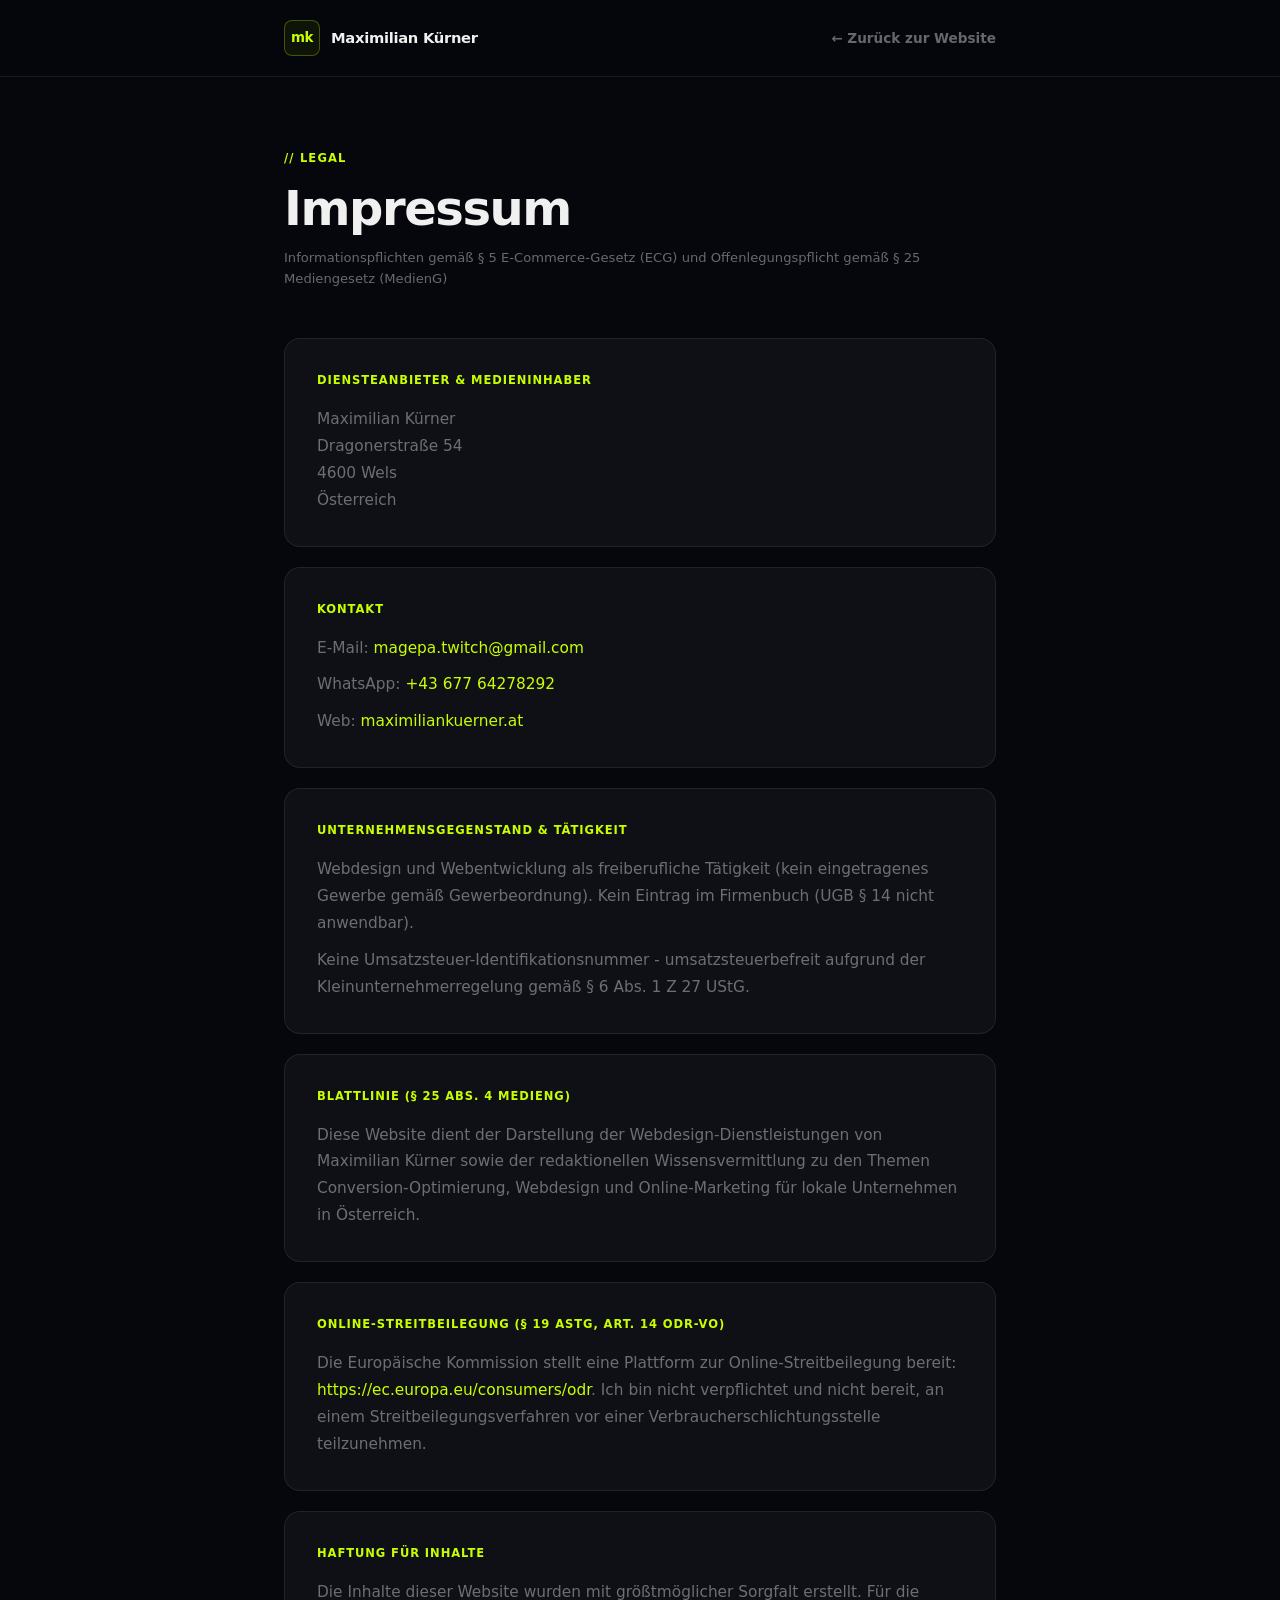
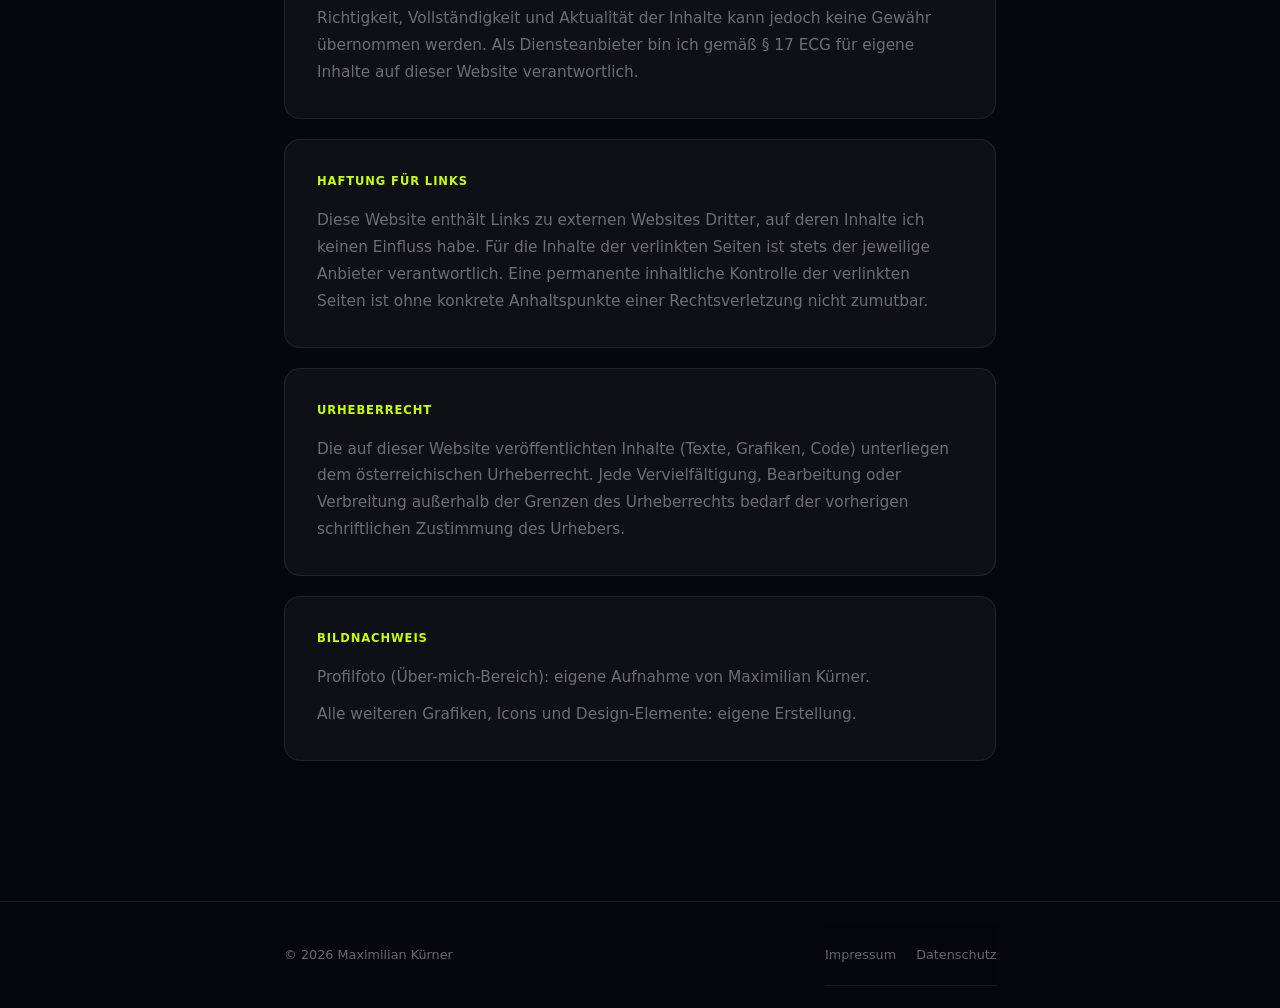
<file: impressum.html>
<!DOCTYPE html>
<html lang="de">
<head>
  <meta charset="UTF-8" />
  <meta name="viewport" content="width=device-width, initial-scale=1.0" />
  <link rel="icon" type="image/svg+xml" href="favicon.svg" />
  <link rel="icon" type="image/png" sizes="96x96" href="favicon-96x96.png" />
  <link rel="icon" type="image/png" sizes="32x32" href="favicon-32x32.png" />
  <link rel="icon" href="favicon.ico" sizes="48x48" />
  <link rel="apple-touch-icon" sizes="180x180" href="apple-touch-icon.png" />
  <meta name="theme-color" content="#06070c" />
  <title>Impressum | Maximilian Kürner</title>
  <meta name="robots" content="noindex, follow" />
  <link rel="canonical" href="https://maximiliankuerner.at/impressum" />
  <link rel="preconnect" href="https://fonts.bunny.net" />
  <link href="https://fonts.bunny.net/css?family=bricolage-grotesque:400,700,800&display=swap" rel="stylesheet" />
  <style>
    :root {
      --bg: #06070c;
      --acid: #c8ff00;
      --text: #f0f0f0;
      --muted: rgba(240, 240, 240, 0.42);
      --bord: rgba(255, 255, 255, 0.08);
      --surf: rgba(255, 255, 255, 0.04);
      --font: 'Bricolage Grotesque', system-ui, sans-serif;
    }
    *, *::before, *::after { box-sizing: border-box; margin: 0; padding: 0; }
    html { scroll-behavior: smooth; }
    body { background: var(--bg); color: var(--text); font-family: var(--font); line-height: 1.65; -webkit-font-smoothing: antialiased; }
    a { color: var(--acid); text-decoration: none; }
    a:hover { text-decoration: underline; }
    .wrap { max-width: 760px; margin: 0 auto; padding: 0 24px; }

    nav { padding: 20px 0; border-bottom: 1px solid var(--bord); background: rgba(6,7,12,.82); backdrop-filter: blur(24px); }
    .nav-inner { display: flex; align-items: center; justify-content: space-between; }
    .nav-logo { display: flex; align-items: center; gap: 11px; text-decoration: none; color: var(--text); }
    .nav-mark {
      width: 36px; height: 36px;
      background: rgba(200,255,0,.06);
      border: 1.5px solid rgba(200,255,0,.28);
      border-radius: 8px;
      display: grid; place-items: center;
      font-size: .84rem; font-weight: 800;
      color: var(--acid); letter-spacing: -.04em;
      user-select: none;
    }
    .nav-name { font-size: .92rem; font-weight: 800; letter-spacing: -.02em; }
    .back { font-size: .85rem; font-weight: 600; color: var(--muted); transition: color .2s; }
    .back:hover { color: var(--text); text-decoration: none; }

    main { padding: 72px 0 120px; }
    .ey { font-size: .72rem; font-weight: 700; letter-spacing: .1em; text-transform: uppercase; color: var(--acid); margin-bottom: 14px; }
    h1 { font-size: clamp(2rem,5vw,3rem); font-weight: 800; letter-spacing: -.03em; line-height: 1.1; margin-bottom: 12px; }
    .legal-sub { font-size: .82rem; color: var(--muted); margin-bottom: 48px; }

    .block { border: 1px solid var(--bord); border-radius: 16px; background: var(--surf); padding: 32px; margin-bottom: 20px; }
    .block h2 { font-size: .72rem; font-weight: 700; letter-spacing: .08em; text-transform: uppercase; color: var(--acid); margin-bottom: 16px; }
    .block p, .block address { font-size: .96rem; color: var(--muted); line-height: 1.75; font-style: normal; }
    .block p + p { margin-top: 10px; }
    .block .note { font-size: .8rem; color: rgba(240,240,240,.28); margin-top: 10px; font-style: italic; }

    footer { padding: 22px 0; border-top: 1px solid var(--bord); }
    .ft { display: flex; align-items: center; justify-content: space-between; flex-wrap: wrap; gap: 12px; }
    .ft-copy { font-size: .8rem; color: var(--muted); }
    .ft-links { display: flex; gap: 20px; }
    .ft-links a { font-size: .8rem; color: var(--muted); transition: color .2s; text-decoration: none; }
    .ft-links a:hover { color: var(--text); }
  </style>
</head>
<body>
  <nav>
    <div class="wrap nav-inner">
      <a class="nav-logo" href="index.html">
        <div class="nav-mark" aria-hidden="true">mk</div>
        <span class="nav-name">Maximilian Kürner</span>
      </a>
      <a class="back" href="index.html">← Zurück zur Website</a>
    </div>
  </nav>

  <main>
    <div class="wrap">
      <div class="ey">// Legal</div>
      <h1>Impressum</h1>
      <p class="legal-sub">Informationspflichten gemäß § 5 E-Commerce-Gesetz (ECG) und Offenlegungspflicht gemäß § 25 Mediengesetz (MedienG)</p>

      <div class="block">
        <h2>Diensteanbieter &amp; Medieninhaber</h2>
        <address>
          Maximilian Kürner<br>
          Dragonerstraße 54<br>
          4600 Wels<br>
          Österreich
        </address>
      </div>

      <div class="block">
        <h2>Kontakt</h2>
        <p>E-Mail: <a href="mailto:magepa.twitch@gmail.com">magepa.twitch@gmail.com</a></p>
        <p>WhatsApp: <a href="https://wa.me/4367764278292" target="_blank" rel="noopener">+43 677 64278292</a></p>
        <p>Web: <a href="https://maximiliankuerner.at" target="_blank" rel="noopener">maximiliankuerner.at</a></p>
      </div>

      <div class="block">
        <h2>Unternehmensgegenstand &amp; Tätigkeit</h2>
        <p>Webdesign und Webentwicklung als freiberufliche Tätigkeit (kein eingetragenes Gewerbe gemäß Gewerbeordnung). Kein Eintrag im Firmenbuch (UGB § 14 nicht anwendbar).</p>
        <p>Keine Umsatzsteuer-Identifikationsnummer - umsatzsteuerbefreit aufgrund der Kleinunternehmerregelung gemäß § 6 Abs. 1 Z 27 UStG.</p>
      </div>

      <div class="block">
        <h2>Blattlinie (§ 25 Abs. 4 MedienG)</h2>
        <p>Diese Website dient der Darstellung der Webdesign-Dienstleistungen von Maximilian Kürner sowie der redaktionellen Wissensvermittlung zu den Themen Conversion-Optimierung, Webdesign und Online-Marketing für lokale Unternehmen in Österreich.</p>
      </div>

      <div class="block">
        <h2>Online-Streitbeilegung (§ 19 AStG, Art. 14 ODR-VO)</h2>
        <p>Die Europäische Kommission stellt eine Plattform zur Online-Streitbeilegung bereit: <a href="https://ec.europa.eu/consumers/odr" target="_blank" rel="noopener">https://ec.europa.eu/consumers/odr</a>. Ich bin nicht verpflichtet und nicht bereit, an einem Streitbeilegungsverfahren vor einer Verbraucherschlichtungsstelle teilzunehmen.</p>
      </div>

      <div class="block">
        <h2>Haftung für Inhalte</h2>
        <p>Die Inhalte dieser Website wurden mit größtmöglicher Sorgfalt erstellt. Für die Richtigkeit, Vollständigkeit und Aktualität der Inhalte kann jedoch keine Gewähr übernommen werden. Als Diensteanbieter bin ich gemäß § 17 ECG für eigene Inhalte auf dieser Website verantwortlich.</p>
      </div>

      <div class="block">
        <h2>Haftung für Links</h2>
        <p>Diese Website enthält Links zu externen Websites Dritter, auf deren Inhalte ich keinen Einfluss habe. Für die Inhalte der verlinkten Seiten ist stets der jeweilige Anbieter verantwortlich. Eine permanente inhaltliche Kontrolle der verlinkten Seiten ist ohne konkrete Anhaltspunkte einer Rechtsverletzung nicht zumutbar.</p>
      </div>

      <div class="block">
        <h2>Urheberrecht</h2>
        <p>Die auf dieser Website veröffentlichten Inhalte (Texte, Grafiken, Code) unterliegen dem österreichischen Urheberrecht. Jede Vervielfältigung, Bearbeitung oder Verbreitung außerhalb der Grenzen des Urheberrechts bedarf der vorherigen schriftlichen Zustimmung des Urhebers.</p>
      </div>

      <div class="block">
        <h2>Bildnachweis</h2>
        <p>Profilfoto (Über-mich-Bereich): eigene Aufnahme von Maximilian Kürner.</p>
        <p>Alle weiteren Grafiken, Icons und Design-Elemente: eigene Erstellung.</p>
      </div>
    </div>
  </main>

  <footer>
    <div class="wrap ft">
      <div class="ft-copy">© <script>document.write(new Date().getFullYear())</script> Maximilian Kürner</div>
      <nav class="ft-links" aria-label="Rechtliches">
        <a href="impressum.html">Impressum</a>
        <a href="datenschutz.html">Datenschutz</a>
      </nav>
    </div>
  </footer>
  <script src="sexyscroll.js"></script>
</body>
</html>
</file>
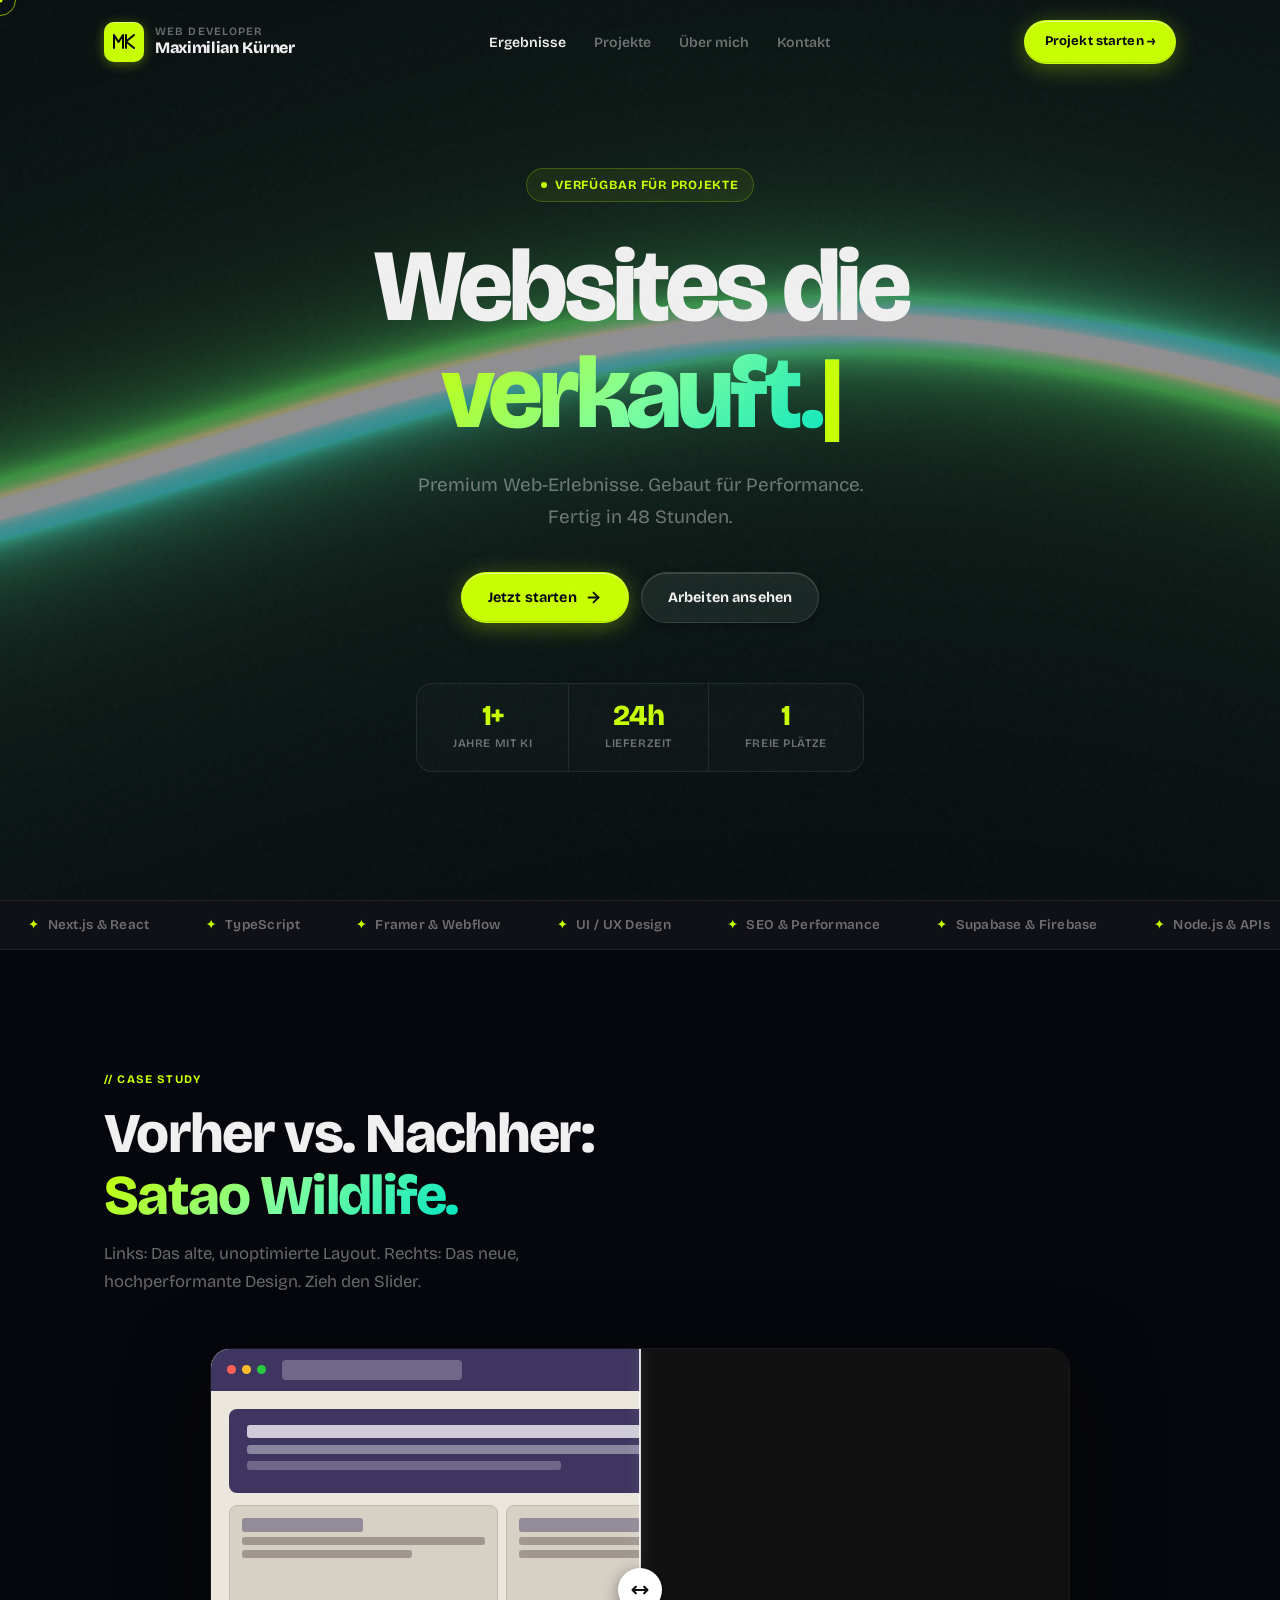
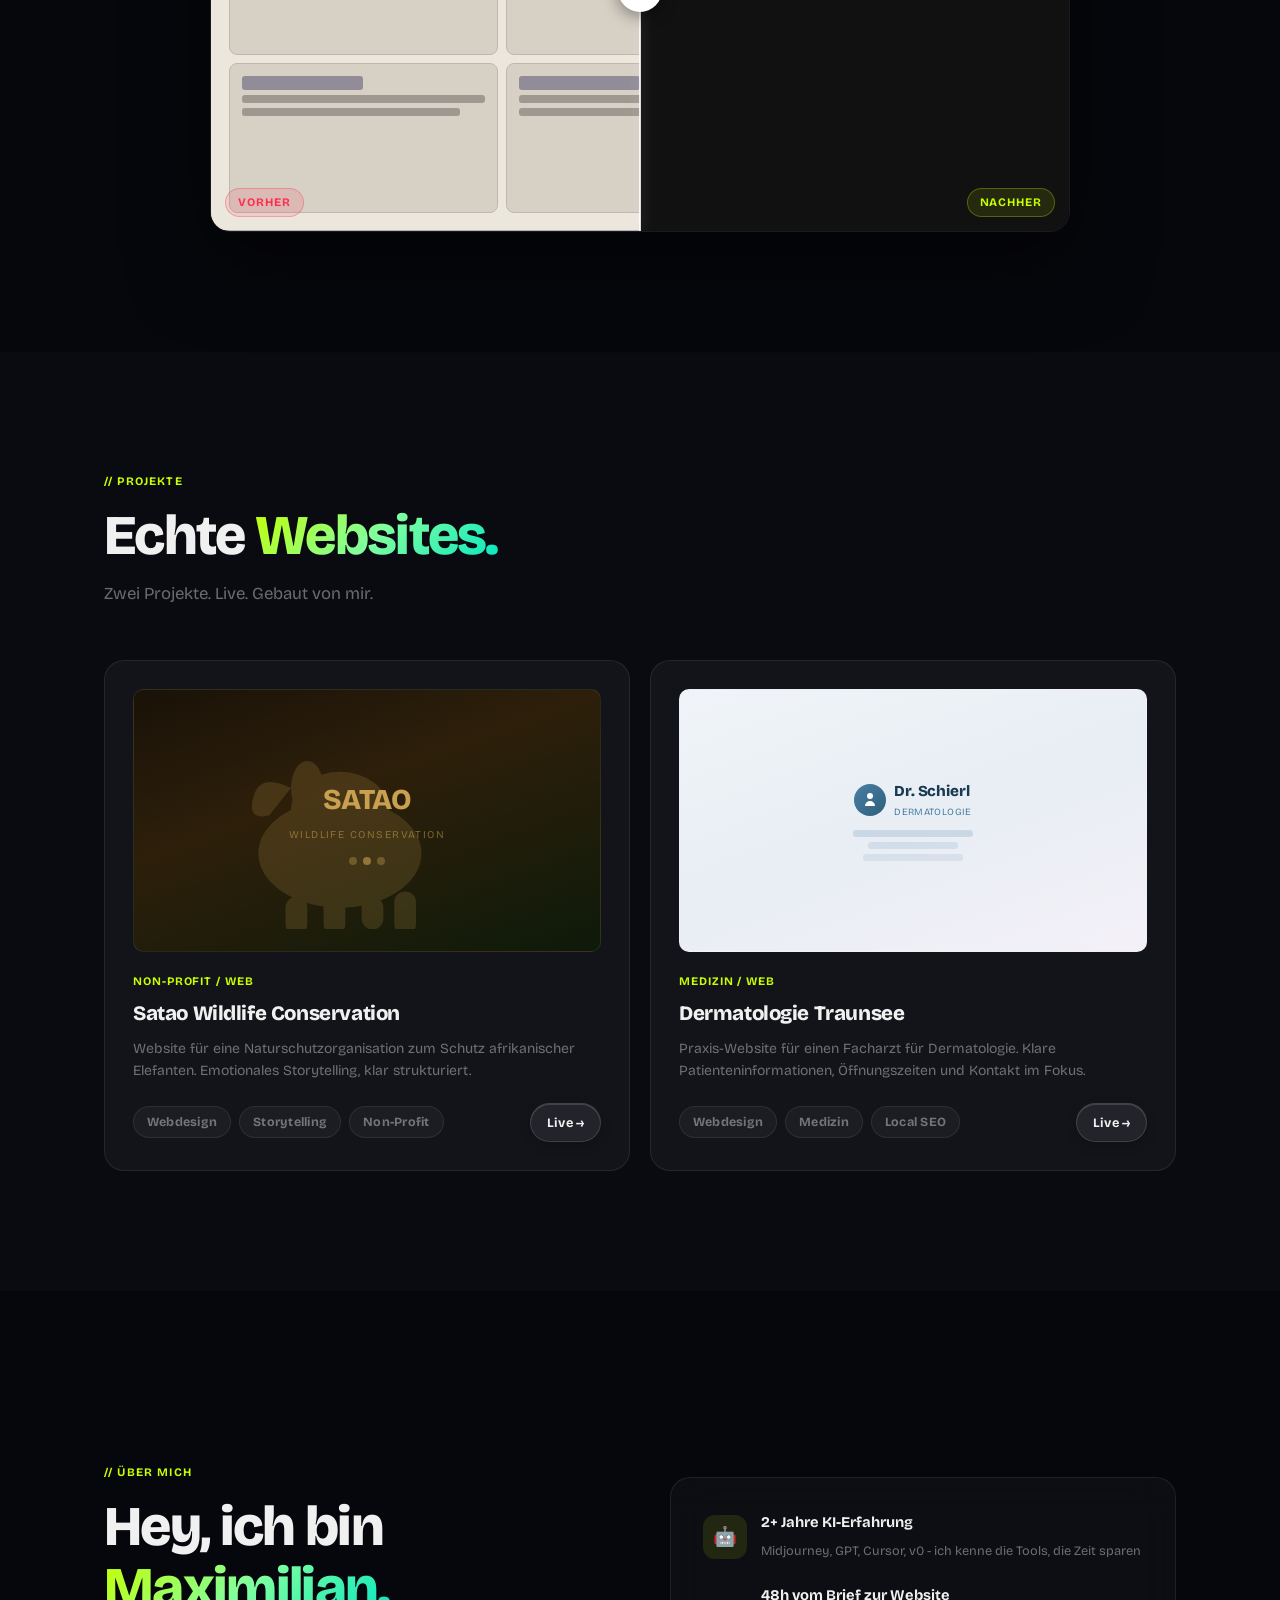
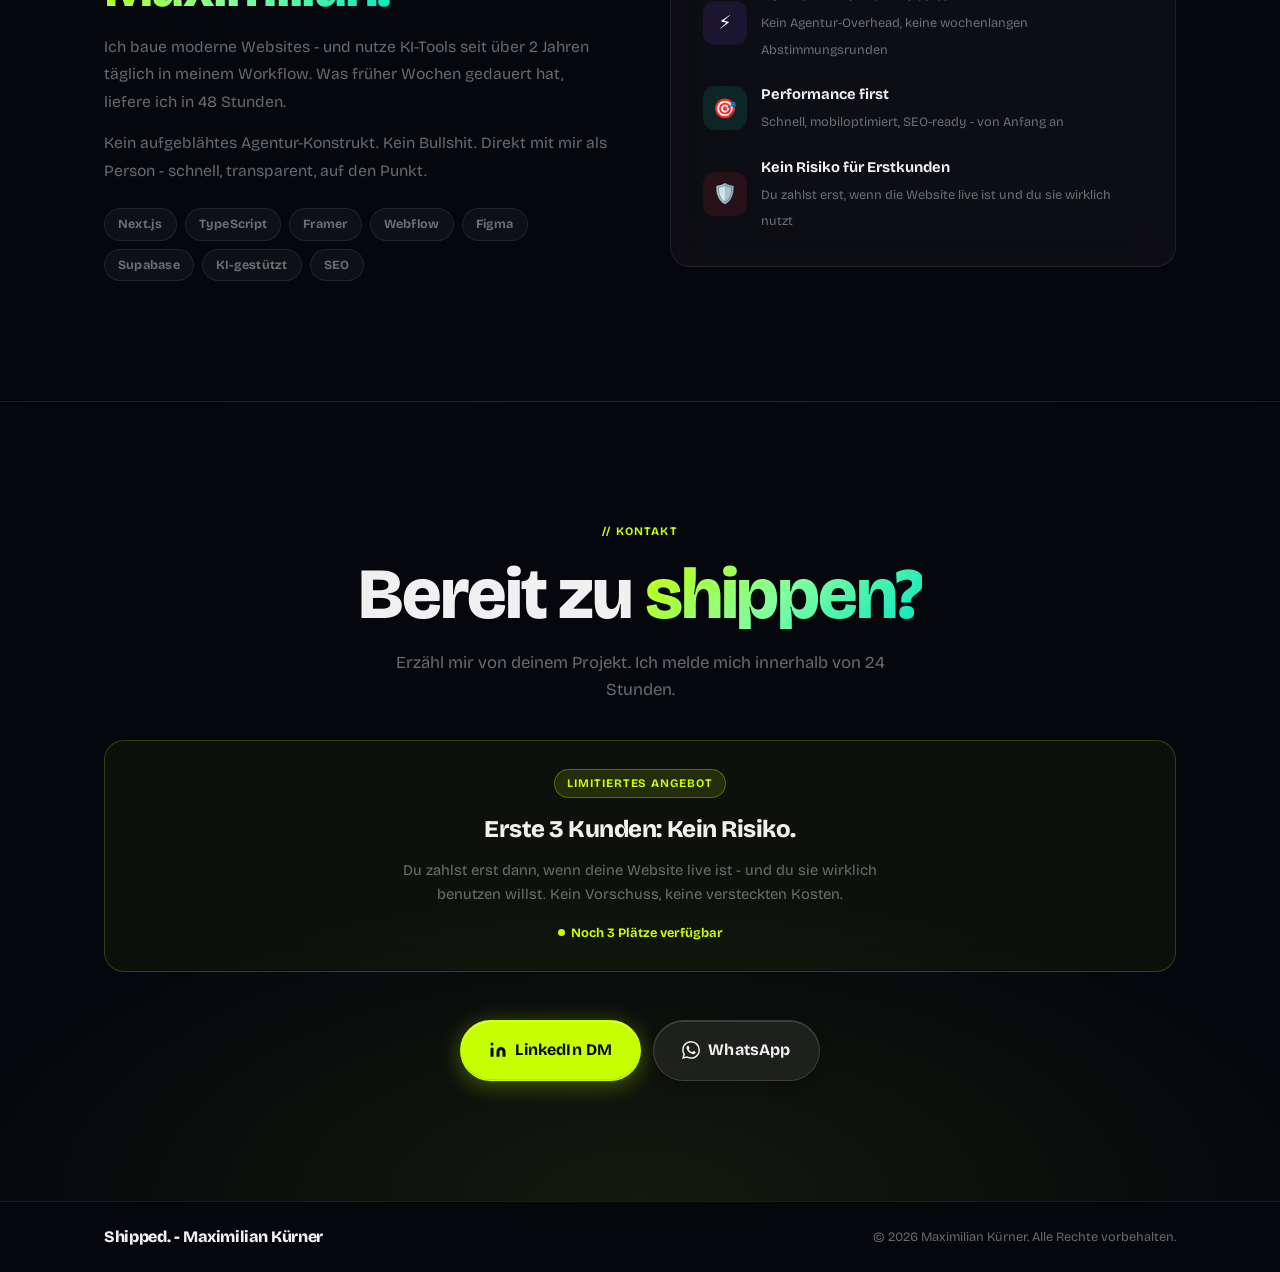
<file: index_backup - Kopie.html>
<!DOCTYPE html>
<html lang="de">

<head>
  <meta charset="UTF-8" />
  <meta name="viewport" content="width=device-width, initial-scale=1.0" />
  <title>Shipped. - Premium Web Agency</title>
  <meta name="description" content="Premium Websites in 48h. Built to convert." />
  <link rel="preconnect" href="https://fonts.googleapis.com" />
  <link rel="preconnect" href="https://fonts.gstatic.com" crossorigin />
  <link href="https://fonts.googleapis.com/css2?family=Bricolage+Grotesque:opsz,wght@12..96,400;700;800&display=swap"
    rel="stylesheet" />
  <style>
    :root {
      --bg: #06070c;
      --acid: #c8ff00;
      --text: #f0f0f0;
      --muted: rgba(240, 240, 240, 0.42);
      --bord: rgba(255, 255, 255, 0.08);
      --surf: rgba(255, 255, 255, 0.04);
      --font: 'Bricolage Grotesque', system-ui, sans-serif;
      --r: 16px;
      --tr: 0.22s cubic-bezier(0.4, 0, 0.2, 1);
    }

    *,
    *::before,
    *::after {
      box-sizing: border-box;
      margin: 0;
      padding: 0;
    }

    html {
      scroll-behavior: smooth;
    }

    body {
      background: var(--bg);
      color: var(--text);
      font-family: var(--font);
      line-height: 1.65;
      overflow-x: hidden;
      -webkit-font-smoothing: antialiased;
    }

    a {
      color: inherit;
      text-decoration: none;
    }

    ul {
      list-style: none;
    }

    button {
      cursor: pointer;
      border: none;
      background: none;
      font: inherit;
      color: inherit;
    }

    /* ── Noise */
    .noise {
      pointer-events: none;
      position: fixed;
      inset: 0;
      z-index: 9999;
      opacity: 0.028;
      background: url("data:image/svg+xml,%3Csvg viewBox='0 0 200 200' xmlns='http://www.w3.org/2000/svg'%3E%3Cfilter id='n'%3E%3CfeTurbulence type='fractalNoise' baseFrequency='0.9' numOctaves='4' stitchTiles='stitch'/%3E%3C/filter%3E%3Crect width='100%25' height='100%25' filter='url(%23n)'/%3E%3C/svg%3E");
    }

    /* ── Cursor */
    .cur {
      pointer-events: none;
      position: fixed;
      z-index: 9998;
      border-radius: 50%;
      transform: translate(-50%, -50%);
    }

    #cr {
      width: 32px;
      height: 32px;
      border: 1.5px solid rgba(200, 255, 0, 0.65);
      transition: width .2s, height .2s, opacity .2s;
    }

    #cd {
      width: 5px;
      height: 5px;
      background: var(--acid);
    }

    /* ── Layout */
    .wrap {
      max-width: 1120px;
      margin: 0 auto;
      padding: 0 24px;
    }

    /* ── Buttons */
    .btn {
      display: inline-flex;
      align-items: center;
      gap: 8px;
      padding: 13px 26px;
      border-radius: 100px;
      font-family: var(--font);
      font-size: .9rem;
      font-weight: 700;
      letter-spacing: .01em;
      cursor: pointer;
      white-space: nowrap;
      transition: transform var(--tr), box-shadow var(--tr), background var(--tr);
    }

    .btn svg {
      width: 17px;
      height: 17px;
      flex-shrink: 0;
    }

    .btn-acid {
      background: var(--acid);
      color: #06070c;
      border: 1px solid rgba(200, 255, 0, .6);
      box-shadow: 0 4px 22px rgba(200, 255, 0, .32),
        inset 0 1px 0 rgba(255, 255, 255, .55),
        inset 0 -1px 0 rgba(0, 0, 0, .12);
    }

    .btn-acid:hover {
      transform: translateY(-2px);
      box-shadow: 0 8px 32px rgba(200, 255, 0, .48), inset 0 1px 0 rgba(255, 255, 255, .6), inset 0 -1px 0 rgba(0, 0, 0, .15);
    }

    .btn-glass {
      background: rgba(255, 255, 255, .07);
      border: 1px solid rgba(255, 255, 255, .13);
      backdrop-filter: blur(12px) saturate(1.4);
      -webkit-backdrop-filter: blur(12px) saturate(1.4);
      box-shadow: inset 0 1px 0 rgba(255, 255, 255, .14), inset 0 -1px 0 rgba(0, 0, 0, .1), 0 4px 12px rgba(0, 0, 0, .18);
    }

    .btn-glass:hover {
      background: rgba(255, 255, 255, .11);
      transform: translateY(-2px);
    }

    /* ── Nav */
    .nav {
      position: fixed;
      top: 0;
      left: 0;
      right: 0;
      z-index: 100;
      padding: 20px 0;
      transition: background var(--tr), border-color var(--tr), padding var(--tr);
      border-bottom: 1px solid transparent;
    }

    .nav.on {
      background: rgba(6, 7, 12, .82);
      backdrop-filter: blur(24px) saturate(1.6);
      -webkit-backdrop-filter: blur(24px) saturate(1.6);
      border-color: var(--bord);
      padding: 12px 0;
    }

    .nav-inner {
      display: flex;
      align-items: center;
      justify-content: space-between;
    }

    .nav-logo {
      font-size: 1rem;
      font-weight: 400;
      letter-spacing: .01em;
      display: flex;
      align-items: center;
      gap: 11px;
    }

    .nav-logo-name {
      display: flex;
      flex-direction: column;
      line-height: 1.15;
    }

    .nav-logo-name .ln1 {
      font-size: .7rem;
      font-weight: 600;
      letter-spacing: .1em;
      text-transform: uppercase;
      color: var(--muted);
    }

    .nav-logo-name .ln2 {
      font-size: 1rem;
      font-weight: 800;
      letter-spacing: -.02em;
      color: var(--text);
    }

    .nav-mark {
      width: 40px;
      height: 40px;
      background: var(--acid);
      border-radius: 10px;
      display: grid;
      place-items: center;
      flex-shrink: 0;
      box-shadow: 0 2px 12px rgba(200, 255, 0, .35), inset 0 1px 0 rgba(255, 255, 255, .4);
    }

    .nav-mark svg {
      width: 22px;
      height: 15px;
    }

    .nav-links {
      display: flex;
      gap: 28px;
    }

    .nav-link {
      font-size: .875rem;
      font-weight: 600;
      color: var(--muted);
      transition: color var(--tr);
    }

    .nav-link:hover,
    .nav-link.on {
      color: var(--text);
    }

    /* ── Hero */
    .hero {
      position: relative;
      min-height: 100vh;
      display: flex;
      flex-direction: column;
      align-items: center;
      justify-content: center;
      text-align: center;
      overflow: hidden;
      padding: 120px 24px 80px;
    }

    #sc {
      position: absolute;
      inset: 0;
      width: 100%;
      height: 100%;
      opacity: .55;
      mix-blend-mode: screen;
      z-index: 0;
    }

    .hero>* {
      position: relative;
      z-index: 1;
    }

    .badge {
      display: inline-flex;
      align-items: center;
      gap: 8px;
      padding: 6px 14px;
      border-radius: 100px;
      margin-bottom: 32px;
      font-size: .78rem;
      font-weight: 700;
      letter-spacing: .06em;
      text-transform: uppercase;
      background: rgba(200, 255, 0, .07);
      border: 1px solid rgba(200, 255, 0, .22);
      color: var(--acid);
    }

    .bdot {
      width: 6px;
      height: 6px;
      border-radius: 50%;
      background: var(--acid);
      animation: pulse 2s infinite;
    }

    @keyframes pulse {

      0%,
      100% {
        box-shadow: 0 0 0 0 rgba(200, 255, 0, .5);
      }

      50% {
        box-shadow: 0 0 0 6px rgba(200, 255, 0, 0);
      }
    }

    .h1 {
      font-size: clamp(3rem, 8vw, 6.5rem);
      font-weight: 800;
      letter-spacing: -.04em;
      line-height: 1.04;
      max-width: 880px;
      margin-bottom: 22px;
    }

    .grad {
      background: linear-gradient(135deg, #c8ff00 0%, #80ff9e 50%, #00e5c3 100%);
      -webkit-background-clip: text;
      -webkit-text-fill-color: transparent;
      background-clip: text;
    }

    .twr::after {
      content: '|';
      animation: blink .75s step-end infinite;
      -webkit-text-fill-color: var(--acid);
    }

    @keyframes blink {

      0%,
      100% {
        opacity: 1;
      }

      50% {
        opacity: 0;
      }
    }

    .hero-sub {
      font-size: clamp(1rem, 2vw, 1.18rem);
      color: var(--muted);
      max-width: 500px;
      margin-bottom: 40px;
    }

    .hero-btns {
      display: flex;
      gap: 12px;
      flex-wrap: wrap;
      justify-content: center;
      margin-bottom: 60px;
    }

    .stats-row {
      display: flex;
      border: 1px solid var(--bord);
      border-radius: var(--r);
      overflow: hidden;
      background: rgba(255, 255, 255, .025);
      backdrop-filter: blur(12px);
      -webkit-backdrop-filter: blur(12px);
    }

    .stat {
      padding: 18px 36px;
      text-align: center;
      border-right: 1px solid var(--bord);
    }

    .stat:last-child {
      border-right: none;
    }

    .stat-n {
      font-size: 1.8rem;
      font-weight: 800;
      letter-spacing: -.03em;
      color: var(--acid);
      line-height: 1;
    }

    .stat-l {
      font-size: .72rem;
      color: var(--muted);
      margin-top: 3px;
      font-weight: 600;
      letter-spacing: .05em;
      text-transform: uppercase;
    }

    /* ── Ticker */
    .ticker {
      overflow: hidden;
      border-top: 1px solid var(--bord);
      border-bottom: 1px solid var(--bord);
      padding: 13px 0;
      background: var(--surf);
    }

    .ticker-track {
      display: flex;
      width: max-content;
      animation: tick 28s linear infinite;
    }

    .ti {
      padding: 0 28px;
      font-size: .84rem;
      font-weight: 600;
      color: var(--muted);
      white-space: nowrap;
      letter-spacing: .02em;
    }

    .ti .d {
      color: var(--acid);
      margin-right: 8px;
    }

    .ticker:hover .ticker-track {
      animation-play-state: paused;
    }

    @keyframes tick {
      to {
        transform: translateX(-50%);
      }
    }

    /* ── Sections */
    .sec {
      padding: 120px 0;
    }

    .sec-alt {
      background: rgba(255, 255, 255, .014);
    }

    .ey {
      font-size: .72rem;
      font-weight: 700;
      letter-spacing: .1em;
      text-transform: uppercase;
      color: var(--acid);
      margin-bottom: 14px;
    }

    .h2 {
      font-size: clamp(2rem, 5vw, 3.5rem);
      font-weight: 800;
      letter-spacing: -.03em;
      line-height: 1.1;
      margin-bottom: 14px;
    }

    .sub {
      font-size: 1.05rem;
      color: var(--muted);
      max-width: 520px;
    }

    /* ── Comparison Slider */
    .cs {
      position: relative;
      overflow: hidden;
      border-radius: 20px;
      border: 1px solid var(--bord);
      cursor: ew-resize;
      user-select: none;
      -webkit-user-select: none;
      aspect-ratio: 16/9;
      max-width: 860px;
      margin: 52px auto 0;
      box-shadow: 0 28px 80px rgba(0, 0, 0, .55);
    }

    .cs-p {
      position: absolute;
      inset: 0;
      overflow: hidden;
    }

    .cs-p iframe {
      position: absolute;
      top: 0;
      left: 0;
      width: 1280px;
      height: 960px;
      border: none;
      pointer-events: none;
      transform: scale(0.672);
      transform-origin: top left;
    }

    .cs-b {
      clip-path: inset(0 50% 0 0);
      z-index: 1;
    }

    .cs-line {
      position: absolute;
      top: 0;
      bottom: 0;
      left: 50%;
      z-index: 10;
      width: 2px;
      background: rgba(255, 255, 255, .85);
      transform: translateX(-50%);
      box-shadow: 0 0 14px rgba(255, 255, 255, .35);
    }

    .cs-knob {
      position: absolute;
      top: 50%;
      left: 50%;
      z-index: 11;
      width: 44px;
      height: 44px;
      border-radius: 50%;
      background: #fff;
      transform: translate(-50%, -50%);
      display: grid;
      place-items: center;
      box-shadow: 0 4px 16px rgba(0, 0, 0, .4);
      pointer-events: none;
    }

    .cs-knob svg {
      width: 20px;
      height: 20px;
      color: #111;
    }

    .cs-lbl {
      position: absolute;
      bottom: 14px;
      z-index: 5;
      font-size: .72rem;
      font-weight: 700;
      letter-spacing: .08em;
      text-transform: uppercase;
      padding: 4px 12px;
      border-radius: 100px;
    }

    .cs-lbl-b {
      left: 14px;
      background: rgba(255, 45, 78, .13);
      border: 1px solid rgba(255, 45, 78, .3);
      color: #ff2d4e;
    }

    .cs-lbl-a {
      right: 14px;
      background: rgba(200, 255, 0, .1);
      border: 1px solid rgba(200, 255, 0, .28);
      color: var(--acid);
    }

    /* Mock browser panels */
    .mock {
      position: absolute;
      inset: 0;
      display: flex;
      flex-direction: column;
      overflow: hidden;
      font-family: system-ui, sans-serif;
    }

    .mk-bar {
      height: 42px;
      display: flex;
      align-items: center;
      padding: 0 16px;
      gap: 6px;
      flex-shrink: 0;
    }

    .mk-dot {
      width: 9px;
      height: 9px;
      border-radius: 50%;
    }

    .mk-url {
      flex: 1;
      height: 20px;
      border-radius: 4px;
      margin-left: 10px;
      max-width: 180px;
    }

    .mk-body {
      flex: 1;
      padding: 18px;
      display: flex;
      flex-direction: column;
      gap: 12px;
      overflow: hidden;
    }

    .mk-hero {
      border-radius: 8px;
      padding: 16px 18px;
      flex-shrink: 0;
    }

    .mk-h {
      border-radius: 3px;
      margin-bottom: 7px;
    }

    .mk-grid {
      display: grid;
      grid-template-columns: repeat(3, 1fr);
      gap: 8px;
      flex: 1;
      min-height: 0;
    }

    .mk-card {
      border-radius: 8px;
      padding: 12px;
      display: flex;
      flex-direction: column;
      gap: 5px;
    }

    .mk-tag {
      height: 14px;
      border-radius: 3px;
      width: 50%;
    }

    .mk-line {
      height: 8px;
      border-radius: 3px;
    }

    .mk-metrics {
      position: absolute;
      top: 14px;
      right: 14px;
      z-index: 3;
      border-radius: 10px;
      padding: 9px 13px;
      display: flex;
      flex-direction: column;
      gap: 5px;
    }

    .mk-met {
      font-size: .68rem;
      font-weight: 700;
    }

    /* Before mock */
    .mb {
      background: #ebe7dd;
    }

    .mb .mk-bar {
      background: #3e3560;
    }

    .mb .mk-dot:nth-child(1) {
      background: #ff5f56;
    }

    .mb .mk-dot:nth-child(2) {
      background: #ffbd2e;
    }

    .mb .mk-dot:nth-child(3) {
      background: #27c93f;
    }

    .mb .mk-url {
      background: rgba(255, 255, 255, .25);
    }

    .mb .mk-hero {
      background: #3e3560;
    }

    .mb .mk-h:nth-child(1) {
      background: rgba(255, 255, 255, .75);
      width: 55%;
      height: 13px;
    }

    .mb .mk-h:nth-child(2) {
      background: rgba(255, 255, 255, .4);
      width: 80%;
      height: 9px;
    }

    .mb .mk-h:nth-child(3) {
      background: rgba(255, 255, 255, .25);
      width: 40%;
      height: 9px;
    }

    .mb .mk-card {
      background: #d6d0c5;
      border: 1px solid #bfb9ad;
    }

    .mb .mk-tag {
      background: rgba(62, 53, 96, .45);
    }

    .mb .mk-line {
      background: #a09890;
    }

    .mb .mk-metrics {
      background: rgba(255, 45, 78, .1);
      border: 1px solid rgba(255, 45, 78, .3);
    }

    .mb .mk-met {
      color: #ff2d4e;
    }

    /* After mock */
    .ma {
      background: #06070c;
    }

    .ma .mk-bar {
      background: rgba(255, 255, 255, .04);
      border-bottom: 1px solid rgba(255, 255, 255, .06);
    }

    .ma .mk-dot:nth-child(1) {
      background: #ff5f56;
    }

    .ma .mk-dot:nth-child(2) {
      background: #ffbd2e;
    }

    .ma .mk-dot:nth-child(3) {
      background: #27c93f;
    }

    .ma .mk-url {
      background: rgba(200, 255, 0, .3);
    }

    .ma .mk-hero {
      background: rgba(200, 255, 0, .05);
      border: 1px solid rgba(200, 255, 0, .12);
    }

    .ma .mk-h:nth-child(1) {
      background: #c8ff00;
      width: 55%;
      height: 13px;
    }

    .ma .mk-h:nth-child(2) {
      background: rgba(200, 255, 0, .5);
      width: 80%;
      height: 9px;
    }

    .ma .mk-h:nth-child(3) {
      background: rgba(200, 255, 0, .28);
      width: 40%;
      height: 9px;
    }

    .ma .mk-card {
      background: rgba(255, 255, 255, .04);
      border: 1px solid rgba(255, 255, 255, .08);
    }

    .ma .mk-tag {
      background: rgba(200, 255, 0, .2);
    }

    .ma .mk-line {
      background: rgba(255, 255, 255, .18);
    }

    .ma .mk-metrics {
      background: rgba(200, 255, 0, .06);
      border: 1px solid rgba(200, 255, 0, .2);
    }

    .ma .mk-met {
      color: #c8ff00;
    }

    /* ── Projects */
    .proj-grid {
      display: grid;
      grid-template-columns: 1fr 1fr;
      gap: 20px;
      margin-top: 52px;
    }

    .proj-card {
      border-radius: 20px;
      border: 1px solid var(--bord);
      background: var(--surf);
      padding: 28px;
      overflow: hidden;
      position: relative;
      transition: border-color var(--tr), box-shadow var(--tr);
    }

    .proj-card::before {
      content: '';
      position: absolute;
      inset: 0;
      opacity: 0;
      pointer-events: none;
      background: radial-gradient(circle at var(--mx, 50%) var(--my, 50%), rgba(200, 255, 0, .06), transparent 60%);
      transition: opacity .35s;
    }

    .proj-card:hover::before {
      opacity: 1;
    }

    .proj-card:hover {
      border-color: rgba(200, 255, 0, .2);
      box-shadow: 0 16px 48px rgba(0, 0, 0, .35);
    }

    .proj-thumb {
      width: 100%;
      aspect-ratio: 16/9;
      border-radius: 10px;
      overflow: hidden;
      margin-bottom: 20px;
      display: flex;
      align-items: center;
      justify-content: center;
      border: 1px solid var(--bord);
    }

    .proj-tag {
      font-size: .72rem;
      font-weight: 700;
      letter-spacing: .08em;
      text-transform: uppercase;
      color: var(--acid);
      margin-bottom: 6px;
    }

    .proj-title {
      font-size: 1.28rem;
      font-weight: 800;
      letter-spacing: -.02em;
      margin-bottom: 7px;
    }

    .proj-desc {
      font-size: .875rem;
      color: var(--muted);
      line-height: 1.6;
    }

    .proj-foot {
      margin-top: 20px;
      display: flex;
      align-items: center;
      justify-content: space-between;
    }

    .proj-ms {
      display: flex;
      gap: 16px;
    }

    .proj-m {
      font-size: .8rem;
      font-weight: 700;
      color: var(--acid);
    }

    .proj-m span {
      color: var(--muted);
      font-weight: 400;
      font-size: .73rem;
    }

    /* ── About */
    .about-grid {
      display: grid;
      grid-template-columns: 1fr 1fr;
      gap: 60px;
      align-items: center;
      margin-top: 52px;
    }

    .skill-pills {
      display: flex;
      flex-wrap: wrap;
      gap: 8px;
      margin-top: 24px;
    }

    .pill {
      padding: 5px 13px;
      border-radius: 100px;
      font-size: .78rem;
      font-weight: 700;
      background: var(--surf);
      border: 1px solid var(--bord);
      color: var(--muted);
      letter-spacing: .02em;
    }

    .about-card {
      border-radius: 20px;
      border: 1px solid var(--bord);
      background: rgba(255, 255, 255, .03);
      backdrop-filter: blur(20px);
      -webkit-backdrop-filter: blur(20px);
      padding: 32px;
      display: flex;
      flex-direction: column;
      gap: 20px;
    }

    .about-row {
      display: flex;
      align-items: center;
      gap: 14px;
    }

    .about-icon {
      width: 44px;
      height: 44px;
      border-radius: 12px;
      flex-shrink: 0;
      display: grid;
      place-items: center;
      font-size: 1.2rem;
    }

    .about-row-text strong {
      display: block;
      font-size: .92rem;
      font-weight: 700;
      margin-bottom: 2px;
    }

    .about-row-text span {
      font-size: .8rem;
      color: var(--muted);
    }

    @media (max-width: 768px) {
      .about-grid {
        grid-template-columns: 1fr;
        gap: 32px;
      }
    }

    /* ── Offer banner */
    .offer {
      border-radius: 20px;
      border: 1px solid rgba(200, 255, 0, .2);
      background: rgba(200, 255, 0, .04);
      backdrop-filter: blur(16px);
      -webkit-backdrop-filter: blur(16px);
      padding: 28px 32px;
      text-align: center;
      margin-bottom: 48px;
    }

    .offer-tag {
      display: inline-block;
      padding: 4px 12px;
      border-radius: 100px;
      margin-bottom: 12px;
      font-size: .72rem;
      font-weight: 700;
      letter-spacing: .08em;
      text-transform: uppercase;
      background: rgba(200, 255, 0, .12);
      border: 1px solid rgba(200, 255, 0, .3);
      color: var(--acid);
    }

    .offer h3 {
      font-size: 1.5rem;
      font-weight: 800;
      letter-spacing: -.02em;
      margin-bottom: 8px;
    }

    .offer p {
      font-size: .92rem;
      color: var(--muted);
      max-width: 480px;
      margin: 0 auto;
    }

    .spots {
      display: flex;
      align-items: center;
      justify-content: center;
      gap: 6px;
      margin-top: 16px;
      font-size: .8rem;
      font-weight: 700;
      color: var(--acid);
    }

    .spot-dot {
      width: 7px;
      height: 7px;
      border-radius: 50%;
      background: var(--acid);
      animation: pulse 2s infinite;
    }

    /* ── CTA */
    .cta {
      padding: 120px 0;
      text-align: center;
      background: radial-gradient(ellipse 80% 60% at 50% 100%, rgba(200, 255, 0, .07) 0%, transparent 70%);
      border-top: 1px solid var(--bord);
    }

    .cta-btns {
      display: flex;
      gap: 12px;
      justify-content: center;
      flex-wrap: wrap;
      margin-top: 0;
    }

    /* ── Footer */
    footer {
      padding: 22px 0;
      border-top: 1px solid var(--bord);
    }

    .ft {
      display: flex;
      align-items: center;
      justify-content: space-between;
    }

    .ft-logo {
      font-weight: 800;
      font-size: 1rem;
      letter-spacing: -.02em;
    }

    .ft-copy {
      font-size: .8rem;
      color: var(--muted);
    }

    /* ── Scroll top */
    .st {
      position: fixed;
      bottom: 28px;
      right: 28px;
      z-index: 200;
      width: 44px;
      height: 44px;
      border-radius: 50%;
      background: rgba(255, 255, 255, .08);
      border: 1px solid var(--bord);
      backdrop-filter: blur(12px);
      display: grid;
      place-items: center;
      opacity: 0;
      pointer-events: none;
      transform: translateY(8px);
      transition: opacity var(--tr), transform var(--tr);
    }

    .st.on {
      opacity: 1;
      pointer-events: auto;
      transform: none;
    }

    .st svg {
      width: 18px;
      height: 18px;
    }

    /* ── Reveal */
    .rv {
      opacity: 0;
      transform: translateY(26px);
      transition: opacity .65s ease, transform .65s cubic-bezier(.16, 1, .3, 1);
    }

    .rv.in {
      opacity: 1;
      transform: none;
    }

    .d1 {
      transition-delay: .1s;
    }

    .d2 {
      transition-delay: .2s;
    }

    .d3 {
      transition-delay: .3s;
    }

    /* ── Mobile */
    @media (max-width: 768px) {

      .nav-links,
      .nav-cta {
        display: none;
      }

      .proj-grid {
        grid-template-columns: 1fr;
      }

      .stats-row {
        flex-direction: column;
      }

      .stat {
        border-right: none;
        border-bottom: 1px solid var(--bord);
      }

      .stat:last-child {
        border-bottom: none;
      }

      #cr,
      #cd {
        display: none;
      }
    }
  </style>
</head>

<body>

  <div class="noise" aria-hidden="true"></div>
  <div class="cur" id="cr"></div>
  <div class="cur" id="cd"></div>

  <button class="st" id="st" aria-label="Nach oben scrollen">
    <svg viewBox="0 0 24 24" fill="none" stroke="currentColor" stroke-width="2.5" stroke-linecap="round">
      <polyline points="18 15 12 9 6 15" />
    </svg>
  </button>

  <!-- NAV -->
  <nav class="nav" id="nav" aria-label="Navigation">
    <div class="wrap">
      <div class="nav-inner">
        <a class="nav-logo" href="#hero" aria-label="Maximilian Kürner - Home">
          <div class="nav-mark" aria-hidden="true">
            <!-- MK monogram -->
            <svg viewBox="0 0 22 15" fill="none" stroke="#06070c" stroke-width="2" stroke-linecap="round"
              stroke-linejoin="round">
              <polyline points="1,14 1,1 5.5,8 10,1 10,14" />
              <line x1="13" y1="1" x2="13" y2="14" />
              <line x1="13" y1="7.5" x2="21" y2="1" />
              <line x1="13" y1="7.5" x2="21" y2="14" />
            </svg>
          </div>
          <div class="nav-logo-name">
            <span class="ln1">Web Developer</span>
            <span class="ln2">Maximilian Kürner</span>
          </div>
        </a>
        <ul class="nav-links" role="list">
          <li><a class="nav-link on" href="#results">Ergebnisse</a></li>
          <li><a class="nav-link" href="#work">Projekte</a></li>
          <li><a class="nav-link" href="#about">Über mich</a></li>
          <li><a class="nav-link" href="#contact">Kontakt</a></li>
        </ul>
        <a class="btn btn-acid nav-cta" href="#contact" style="padding:10px 20px;font-size:.82rem;">Projekt starten
          →</a>
      </div>
    </div>
  </nav>

  <!-- HERO -->
  <section class="hero" id="hero" aria-labelledby="h1">
    <canvas id="sc" aria-hidden="true"></canvas>

    <div class="badge">
      <span class="bdot" aria-hidden="true"></span>
      Verfügbar für Projekte
    </div>

    <h1 class="h1" id="h1">
      Websites die<br>
      <span class="grad twr" id="tw" aria-live="polite"></span>
    </h1>

    <p class="hero-sub">Premium Web-Erlebnisse. Gebaut für Performance. Fertig in 48 Stunden.</p>

    <div class="hero-btns">
      <a class="btn btn-acid" href="#contact">
        Jetzt starten
        <svg viewBox="0 0 24 24" fill="none" stroke="currentColor" stroke-width="2.5" stroke-linecap="round">
          <line x1="5" y1="12" x2="19" y2="12" />
          <polyline points="12 5 19 12 12 19" />
        </svg>
      </a>
      <a class="btn btn-glass" href="#work">Arbeiten ansehen</a>
    </div>

    <div class="stats-row" aria-label="Kennzahlen">
      <div class="stat">
        <div class="stat-n" id="sn1">0+</div>
        <div class="stat-l">Jahre mit KI</div>
      </div>
      <div class="stat">
        <div class="stat-n" id="sn2">0h</div>
        <div class="stat-l">Lieferzeit</div>
      </div>
      <div class="stat">
        <div class="stat-n" id="sn3">0</div>
        <div class="stat-l">Freie Plätze</div>
      </div>
    </div>
  </section>

  <!-- TICKER -->
  <div class="ticker" role="marquee" aria-hidden="true">
    <div class="ticker-track">
      <span class="ti"><span class="d">✦</span>Next.js &amp; React</span>
      <span class="ti"><span class="d">✦</span>TypeScript</span>
      <span class="ti"><span class="d">✦</span>Framer &amp; Webflow</span>
      <span class="ti"><span class="d">✦</span>UI / UX Design</span>
      <span class="ti"><span class="d">✦</span>SEO &amp; Performance</span>
      <span class="ti"><span class="d">✦</span>Supabase &amp; Firebase</span>
      <span class="ti"><span class="d">✦</span>Node.js &amp; APIs</span>
      <span class="ti"><span class="d">✦</span>Figma &amp; Prototyping</span>
      <span class="ti"><span class="d">✦</span>Next.js &amp; React</span>
      <span class="ti"><span class="d">✦</span>TypeScript</span>
      <span class="ti"><span class="d">✦</span>Framer &amp; Webflow</span>
      <span class="ti"><span class="d">✦</span>UI / UX Design</span>
      <span class="ti"><span class="d">✦</span>SEO &amp; Performance</span>
      <span class="ti"><span class="d">✦</span>Supabase &amp; Firebase</span>
      <span class="ti"><span class="d">✦</span>Node.js &amp; APIs</span>
      <span class="ti"><span class="d">✦</span>Figma &amp; Prototyping</span>
    </div>
  </div>

  <!-- RESULTS -->
  <section class="sec" id="results" aria-labelledby="h2-results">
    <div class="wrap">
      <div class="rv">
        <div class="ey">// Case Study</div>
        <h2 class="h2" id="h2-results">Vorher vs. Nachher:<br><span class="grad">Satao Wildlife.</span></h2>
        <p class="sub">Links: Das alte, unoptimierte Layout. Rechts: Das neue, hochperformante Design. Zieh den Slider.
        </p>
      </div>

      <!-- Comparison Slider - Framer Side-By-Side Slider port -->
      <div class="cs rv d1" id="cs" role="img" aria-label="Vorher-Nachher Website-Vergleich">

        <!-- AFTER (bottom) - satao.at (neuere Website) -->
        <div class="cs-p" aria-hidden="true" style="background:#111;">
          <iframe src="https://www.satao.at/Startseite/" title="Satao - neuere Website" loading="lazy" scrolling="no"
            sandbox="allow-scripts allow-same-origin">
          </iframe>
        </div>

        <!-- BEFORE (top, clipped) - old website mock -->
        <div class="cs-p cs-b" aria-hidden="true" style="background:#ebe7dd;">
          <div class="mock mb">
            <div class="mk-bar">
              <div class="mk-dot"></div>
              <div class="mk-dot"></div>
              <div class="mk-dot"></div>
              <div class="mk-url"></div>
            </div>
            <div class="mk-body">
              <div class="mk-hero">
                <div class="mk-h"></div>
                <div class="mk-h"></div>
                <div class="mk-h"></div>
              </div>
              <div class="mk-grid">
                <div class="mk-card">
                  <div class="mk-tag"></div>
                  <div class="mk-line"></div>
                  <div class="mk-line" style="width:70%"></div>
                </div>
                <div class="mk-card">
                  <div class="mk-tag"></div>
                  <div class="mk-line"></div>
                  <div class="mk-line" style="width:80%"></div>
                </div>
                <div class="mk-card">
                  <div class="mk-tag"></div>
                  <div class="mk-line"></div>
                  <div class="mk-line" style="width:60%"></div>
                </div>
                <div class="mk-card">
                  <div class="mk-tag"></div>
                  <div class="mk-line"></div>
                  <div class="mk-line" style="width:90%"></div>
                </div>
                <div class="mk-card">
                  <div class="mk-tag"></div>
                  <div class="mk-line"></div>
                  <div class="mk-line" style="width:75%"></div>
                </div>
                <div class="mk-card">
                  <div class="mk-tag"></div>
                  <div class="mk-line"></div>
                  <div class="mk-line" style="width:65%"></div>
                </div>
              </div>
            </div>
            <div class="mk-metrics">
              <div class="mk-met">Ladezeit: 4.8s</div>
              <div class="mk-met">Bounce Rate: 78%</div>
            </div>
          </div>
        </div>

        <div class="cs-line" id="cs-line"></div>
        <div class="cs-knob" id="cs-knob">
          <svg viewBox="0 0 24 24" fill="none" stroke="currentColor" stroke-width="2.5" stroke-linecap="round"
            stroke-linejoin="round">
            <path d="M7 16 3 12l4-4M17 8l4 4-4 4M3 12h18" />
          </svg>
        </div>
        <div class="cs-lbl cs-lbl-b">Vorher</div>
        <div class="cs-lbl cs-lbl-a">Nachher</div>
      </div>
    </div>
  </section>

  <!-- WORK -->
  <section class="sec sec-alt" id="work" aria-labelledby="h2-work">
    <div class="wrap">
      <div class="rv">
        <div class="ey">// Projekte</div>
        <h2 class="h2" id="h2-work">Echte <span class="grad">Websites.</span></h2>
        <p class="sub">Zwei Projekte. Live. Gebaut von mir.</p>
      </div>
      <div class="proj-grid">

        <div class="proj-card rv d1">
          <a href="https://www.satao.at/Startseite/" target="_blank" rel="noopener" aria-label="Satao Website öffnen"
            style="display:block;margin-bottom:20px;">
            <div class="proj-thumb"
              style="background:linear-gradient(160deg,#1a1208 0%,#2d1f0a 40%,#0e1a0a 100%); position:relative; overflow:hidden;">
              <!-- Safari/Elefant-Silhouette als CSS-Shape -->
              <div style="position:absolute;inset:0;display:flex;align-items:center;justify-content:center;gap:0;">
                <svg viewBox="0 0 120 80" style="width:70%;opacity:.18;fill:#c8a050;">
                  <ellipse cx="50" cy="52" rx="30" ry="20" />
                  <ellipse cx="50" cy="36" rx="18" ry="14" />
                  <ellipse cx="38" cy="28" rx="6" ry="10" />
                  <rect x="30" y="68" width="8" height="14" rx="4" />
                  <rect x="44" y="68" width="8" height="14" rx="4" />
                  <rect x="58" y="68" width="8" height="12" rx="4" />
                  <rect x="70" y="66" width="8" height="16" rx="4" />
                  <path d="M32 28 Q20 22 18 32 Q16 40 24 38" />
                </svg>
              </div>
              <div style="position:relative;z-index:1;text-align:center;padding:20px;">
                <div style="font-size:1.8rem;font-weight:800;color:#c8a050;letter-spacing:-.02em;">SATAO</div>
                <div
                  style="font-size:.65rem;color:rgba(200,160,80,.55);letter-spacing:.14em;margin-top:3px;text-transform:uppercase;">
                  Wildlife Conservation</div>
                <div style="display:flex;gap:6px;justify-content:center;margin-top:14px;">
                  <div style="width:8px;height:8px;border-radius:50%;background:rgba(200,160,80,.35);"></div>
                  <div style="width:8px;height:8px;border-radius:50%;background:rgba(200,160,80,.6);"></div>
                  <div style="width:8px;height:8px;border-radius:50%;background:rgba(200,160,80,.35);"></div>
                </div>
              </div>
            </div>
          </a>
          <div class="proj-tag">Non-Profit / Web</div>
          <div class="proj-title">Satao Wildlife Conservation</div>
          <div class="proj-desc">Website für eine Naturschutzorganisation zum Schutz afrikanischer Elefanten.
            Emotionales Storytelling, klar strukturiert.</div>
          <div class="proj-foot">
            <div class="skill-pills" style="margin:0;">
              <span class="pill">Webdesign</span>
              <span class="pill">Storytelling</span>
              <span class="pill">Non-Profit</span>
            </div>
            <a class="btn btn-glass" href="https://www.satao.at/Startseite/" target="_blank" rel="noopener"
              style="padding:8px 16px;font-size:.8rem;flex-shrink:0;">Live →</a>
          </div>
        </div>

        <div class="proj-card rv d2">
          <a href="https://www.dermatologie-traunsee.at/" target="_blank" rel="noopener"
            aria-label="Dermatologie Traunsee Website öffnen" style="display:block;margin-bottom:20px;">
            <div class="proj-thumb"
              style="background:linear-gradient(160deg,#f0f4f8 0%,#e8eef4 50%,#f4f0f8 100%); position:relative;">
              <div style="position:relative;z-index:1;text-align:center;padding:20px;">
                <div style="display:inline-flex;align-items:center;gap:8px;margin-bottom:10px;">
                  <div
                    style="width:32px;height:32px;border-radius:50%;background:linear-gradient(135deg,#4a7fa5,#2d5f7a);display:grid;place-items:center;">
                    <svg viewBox="0 0 16 16" fill="white" style="width:16px;height:16px;">
                      <path d="M8 1a3 3 0 110 6A3 3 0 018 1zM3 14a5 5 0 0110 0H3z" />
                    </svg>
                  </div>
                  <div style="text-align:left;">
                    <div style="font-size:.95rem;font-weight:800;color:#1a3a52;letter-spacing:-.01em;">Dr. Schierl</div>
                    <div style="font-size:.6rem;color:#4a7fa5;letter-spacing:.04em;text-transform:uppercase;">
                      Dermatologie</div>
                  </div>
                </div>
                <div style="display:flex;flex-direction:column;gap:5px;align-items:center;">
                  <div style="width:120px;height:7px;border-radius:3px;background:rgba(74,127,165,.2);"></div>
                  <div style="width:90px;height:7px;border-radius:3px;background:rgba(74,127,165,.15);"></div>
                  <div style="width:100px;height:7px;border-radius:3px;background:rgba(74,127,165,.12);"></div>
                </div>
              </div>
            </div>
          </a>
          <div class="proj-tag">Medizin / Web</div>
          <div class="proj-title">Dermatologie Traunsee</div>
          <div class="proj-desc">Praxis-Website für einen Facharzt für Dermatologie. Klare Patienteninformationen,
            Öffnungszeiten und Kontakt im Fokus.</div>
          <div class="proj-foot">
            <div class="skill-pills" style="margin:0;">
              <span class="pill">Webdesign</span>
              <span class="pill">Medizin</span>
              <span class="pill">Local SEO</span>
            </div>
            <a class="btn btn-glass" href="https://www.dermatologie-traunsee.at/" target="_blank" rel="noopener"
              style="padding:8px 16px;font-size:.8rem;flex-shrink:0;">Live →</a>
          </div>
        </div>

      </div>
    </div>
  </section>

  <!-- ABOUT -->
  <section class="sec" id="about" aria-labelledby="h2-about">
    <div class="wrap">
      <div class="about-grid">
        <div class="rv">
          <div class="ey">// Über mich</div>
          <h2 class="h2" id="h2-about">Hey, ich bin<br><span class="grad">Maximilian.</span></h2>
          <p style="color:var(--muted);font-size:.98rem;line-height:1.75;margin-bottom:14px;">
            Ich baue moderne Websites - und nutze KI-Tools seit über 2 Jahren täglich in meinem Workflow. Was früher
            Wochen gedauert hat, liefere ich in 48 Stunden.
          </p>
          <p style="color:var(--muted);font-size:.98rem;line-height:1.75;">
            Kein aufgeblähtes Agentur-Konstrukt. Kein Bullshit. Direkt mit mir als Person - schnell, transparent, auf
            den Punkt.
          </p>
          <div class="skill-pills">
            <span class="pill">Next.js</span>
            <span class="pill">TypeScript</span>
            <span class="pill">Framer</span>
            <span class="pill">Webflow</span>
            <span class="pill">Figma</span>
            <span class="pill">Supabase</span>
            <span class="pill">KI-gestützt</span>
            <span class="pill">SEO</span>
          </div>
        </div>
        <div class="about-card rv d1">
          <div class="about-row">
            <div class="about-icon" style="background:rgba(200,255,0,.1);">🤖</div>
            <div class="about-row-text">
              <strong>2+ Jahre KI-Erfahrung</strong>
              <span>Midjourney, GPT, Cursor, v0 - ich kenne die Tools, die Zeit sparen</span>
            </div>
          </div>
          <div class="about-row">
            <div class="about-icon" style="background:rgba(123,77,255,.12);">⚡</div>
            <div class="about-row-text">
              <strong>48h vom Brief zur Website</strong>
              <span>Kein Agentur-Overhead, keine wochenlangen Abstimmungsrunden</span>
            </div>
          </div>
          <div class="about-row">
            <div class="about-icon" style="background:rgba(0,229,195,.1);">🎯</div>
            <div class="about-row-text">
              <strong>Performance first</strong>
              <span>Schnell, mobiloptimiert, SEO-ready - von Anfang an</span>
            </div>
          </div>
          <div class="about-row">
            <div class="about-icon" style="background:rgba(255,45,78,.1);">🛡️</div>
            <div class="about-row-text">
              <strong>Kein Risiko für Erstkunden</strong>
              <span>Du zahlst erst, wenn die Website live ist und du sie wirklich nutzt</span>
            </div>
          </div>
        </div>
      </div>
    </div>
  </section>

  <!-- CTA -->
  <section class="cta" id="contact" aria-labelledby="h2-cta">
    <div class="wrap rv">
      <div class="ey">// Kontakt</div>
      <h2 class="h2" id="h2-cta" style="font-size:clamp(2.5rem,6vw,4.5rem);">Bereit zu <span
          class="grad">shippen?</span></h2>
      <p class="sub" style="margin:0 auto 36px;text-align:center;">
        Erzähl mir von deinem Projekt. Ich melde mich innerhalb von 24 Stunden.
      </p>

      <div class="offer rv d1">
        <div class="offer-tag">Limitiertes Angebot</div>
        <h3>Erste 3 Kunden: Kein Risiko.</h3>
        <p>Du zahlst erst dann, wenn deine Website live ist - und du sie wirklich benutzen willst. Kein Vorschuss, keine
          versteckten Kosten.</p>
        <div class="spots">
          <span class="spot-dot" aria-hidden="true"></span>
          Noch 3 Plätze verfügbar
        </div>
      </div>

      <div class="cta-btns">
        <!-- LinkedIn - ersetze die URL mit deinem echten Profil -->
        <a class="btn btn-acid" href="https://www.linkedin.com/in/maximilian-k%C3%BCrner" target="_blank" rel="noopener"
          style="font-size:1rem;padding:16px 28px;">
          <svg viewBox="0 0 24 24" fill="currentColor" style="width:18px;height:18px;">
            <path d="M16 8a6 6 0 016 6v7h-4v-7a2 2 0 00-2-2 2 2 0 00-2 2v7h-4v-7a6 6 0 016-6zM2 9h4v12H2z" />
            <circle cx="4" cy="4" r="2" />
          </svg>
          LinkedIn DM
        </a>
        <!-- WhatsApp - ersetze DEINENUMMER mit deiner Nummer ohne +/Leerzeichen, z.B. 4917612345678 -->
        <a class="btn btn-glass"
          href="https://wa.me/DEINENUMMER?text=Hey%20Maximilian%2C%20ich%20interessiere%20mich%20f%C3%BCr%20eine%20Website."
          target="_blank" rel="noopener" style="font-size:1rem;padding:16px 28px;">
          <svg viewBox="0 0 24 24" fill="currentColor" style="width:18px;height:18px;">
            <path
              d="M17.472 14.382c-.297-.149-1.758-.867-2.03-.967-.273-.099-.471-.148-.67.15-.197.297-.767.966-.94 1.164-.173.199-.347.223-.644.075-.297-.15-1.255-.463-2.39-1.475-.883-.788-1.48-1.761-1.653-2.059-.173-.297-.018-.458.13-.606.134-.133.298-.347.446-.52.149-.174.198-.298.298-.497.099-.198.05-.371-.025-.52-.075-.149-.669-1.612-.916-2.207-.242-.579-.487-.5-.669-.51-.173-.008-.371-.01-.57-.01-.198 0-.52.074-.792.372-.272.297-1.04 1.016-1.04 2.479 0 1.462 1.065 2.875 1.213 3.074.149.198 2.096 3.2 5.077 4.487.709.306 1.262.489 1.694.625.712.227 1.36.195 1.871.118.571-.085 1.758-.719 2.006-1.413.248-.694.248-1.289.173-1.413-.074-.124-.272-.198-.57-.347m-5.421 7.403h-.004a9.87 9.87 0 01-5.031-1.378l-.361-.214-3.741.982.998-3.648-.235-.374a9.86 9.86 0 01-1.51-5.26c.001-5.45 4.436-9.884 9.888-9.884 2.64 0 5.122 1.03 6.988 2.898a9.825 9.825 0 012.893 6.994c-.003 5.45-4.437 9.884-9.885 9.884m8.413-18.297A11.815 11.815 0 0012.05 0C5.495 0 .16 5.335.157 11.892c0 2.096.547 4.142 1.588 5.945L.057 24l6.305-1.654a11.882 11.882 0 005.683 1.448h.005c6.554 0 11.89-5.335 11.893-11.893a11.821 11.821 0 00-3.48-8.413z" />
          </svg>
          WhatsApp
        </a>
      </div>
    </div>
  </section>

  <!-- FOOTER -->
  <footer>
    <div class="wrap ft">
      <div class="ft-logo">Shipped. - Maximilian Kürner</div>
      <div class="ft-copy">© <span id="yr"></span> Maximilian Kürner. Alle Rechte vorbehalten.</div>
    </div>
  </footer>

  <script>
    // ─────────────────────────────────────────────────────────────────
    // WebGL Shader - 21st.dev / aliimam WebGL Shader port (raw WebGL, zero deps)
    // Chromatic aberration sine-wave light rays
    // ─────────────────────────────────────────────────────────────────
    (function () {
      const canvas = document.getElementById('sc');
      if (!canvas) return;
      const gl = canvas.getContext('webgl') || canvas.getContext('experimental-webgl');
      if (!gl) { canvas.style.display = 'none'; return; }

      const vs = `attribute vec2 a;void main(){gl_Position=vec4(a,0.,1.);}`;
      const fs = `precision highp float;
    uniform vec2 res;
    uniform float t,xS,yS,d;
    void main(){
      vec2 p=(2.*gl_FragCoord.xy-res)/min(res.x,res.y);
      float r=.05/abs(p.y+sin((p.x+d*1.5+t)*xS)*yS);
      float g=.05/abs(p.y+sin((p.x+t)*xS)*yS);
      float b=.05/abs(p.y+sin((p.x-d*1.5+t)*xS)*yS);
      gl_FragColor=vec4(r*.35+g*.1, r*.85+g*.18+b*.25, r*.05+g*.15+b*.5, 1.);
    }`;

      function mk(type, src) {
        const s = gl.createShader(type);
        gl.shaderSource(s, src); gl.compileShader(s); return s;
      }
      const prog = gl.createProgram();
      gl.attachShader(prog, mk(gl.VERTEX_SHADER, vs));
      gl.attachShader(prog, mk(gl.FRAGMENT_SHADER, fs));
      gl.linkProgram(prog); gl.useProgram(prog);

      const buf = gl.createBuffer();
      gl.bindBuffer(gl.ARRAY_BUFFER, buf);
      gl.bufferData(gl.ARRAY_BUFFER, new Float32Array([-1, -1, 1, -1, -1, 1, 1, 1]), gl.STATIC_DRAW);
      const al = gl.getAttribLocation(prog, 'a');
      gl.enableVertexAttribArray(al);
      gl.vertexAttribPointer(al, 2, gl.FLOAT, false, 0, 0);

      const uR = gl.getUniformLocation(prog, 'res'), uT = gl.getUniformLocation(prog, 't'),
        uX = gl.getUniformLocation(prog, 'xS'), uY = gl.getUniformLocation(prog, 'yS'),
        uD = gl.getUniformLocation(prog, 'd');

      function resize() {
        canvas.width = canvas.offsetWidth; canvas.height = canvas.offsetHeight;
        gl.viewport(0, 0, canvas.width, canvas.height);
        gl.uniform2f(uR, canvas.width, canvas.height);
      }
      resize();
      window.addEventListener('resize', resize);
      gl.uniform1f(uX, 1.1); gl.uniform1f(uY, 0.28); gl.uniform1f(uD, 0.06);

      const t0 = performance.now();
      (function draw(now) {
        gl.uniform1f(uT, (now - t0) * 0.001);
        gl.drawArrays(gl.TRIANGLE_STRIP, 0, 4);
        requestAnimationFrame(draw);
      })(t0);
    })();

    // ─────────────────────────────────────────────────────────────────
    // Typewriter - 21st.dev / danielpetho Typewriter port
    // ─────────────────────────────────────────────────────────────────
    (function () {
      const el = document.getElementById('tw');
      if (!el) return;
      const words = ['verkauft.', 'begeistert.', 'auffällt.', 'wächst.', 'überzeugt.'];
      let wi = 0, ci = 0, del = false;
      function tick() {
        const w = words[wi];
        if (!del) {
          el.textContent = w.slice(0, ++ci);
          if (ci === w.length) { del = true; setTimeout(tick, 2000); return; }
          setTimeout(tick, 60);
        } else {
          el.textContent = w.slice(0, --ci);
          if (ci === 0) { del = false; wi = (wi + 1) % words.length; setTimeout(tick, 240); return; }
          setTimeout(tick, 34);
        }
      }
      setTimeout(tick, 600);
    })();


    // ─────────────────────────────────────────────────────────────────
    // Comparison Slider - Framer Side-By-Side Slider port (lerp rAF)
    // ─────────────────────────────────────────────────────────────────
    (function () {
      const wrap = document.getElementById('cs');
      const before = wrap && wrap.querySelector('.cs-b');
      const line = document.getElementById('cs-line');
      const knob = document.getElementById('cs-knob');
      if (!wrap || !before || !line || !knob) return;

      let pos = 50, tgt = 50, down = false;

      function hit(cx) {
        const r = wrap.getBoundingClientRect();
        tgt = Math.max(4, Math.min(96, (cx - r.left) / r.width * 100));
      }

      wrap.addEventListener('mousedown', e => { down = true; hit(e.clientX); });
      wrap.addEventListener('touchstart', e => { down = true; hit(e.touches[0].clientX); }, { passive: true });
      window.addEventListener('mousemove', e => { if (down) hit(e.clientX); });
      window.addEventListener('touchmove', e => { if (down) hit(e.touches[0].clientX); }, { passive: true });
      window.addEventListener('mouseup', () => down = false);
      window.addEventListener('touchend', () => down = false);

      (function loop() {
        pos += (tgt - pos) * 0.08;
        const p = pos.toFixed(2) + '%';
        before.style.clipPath = `inset(0 ${(100 - pos).toFixed(2)}% 0 0)`;
        line.style.left = p; knob.style.left = p;
        requestAnimationFrame(loop);
      })();
    })();

    // ─────────────────────────────────────────────────────────────────
    // Custom Cursor
    // ─────────────────────────────────────────────────────────────────
    (function () {
      const ring = document.getElementById('cr'), dot = document.getElementById('cd');
      if (!ring || !dot) return;
      let rx = 0, ry = 0, mx = 0, my = 0;
      document.addEventListener('mousemove', e => { mx = e.clientX; my = e.clientY; });
      document.querySelectorAll('a,button').forEach(el => {
        el.addEventListener('mouseenter', () => { ring.style.width = '48px'; ring.style.height = '48px'; ring.style.opacity = '.5'; });
        el.addEventListener('mouseleave', () => { ring.style.width = ''; ring.style.height = ''; ring.style.opacity = ''; });
      });
      (function loop() {
        rx += (mx - rx) * 0.12; ry += (my - ry) * 0.12;
        ring.style.left = rx + 'px'; ring.style.top = ry + 'px';
        dot.style.left = mx + 'px'; dot.style.top = my + 'px';
        requestAnimationFrame(loop);
      })();
    })();

    // ─────────────────────────────────────────────────────────────────
    // Stat counters (animate on hero visibility)
    // ─────────────────────────────────────────────────────────────────
    (function () {
      const stats = [
        { el: document.getElementById('sn1'), n: 2, s: '+' },
        { el: document.getElementById('sn2'), n: 48, s: 'h' },
        { el: document.getElementById('sn3'), n: 3, s: '' },
      ];
      const hero = document.querySelector('.hero');
      if (!hero) return;
      const io = new IntersectionObserver(en => {
        if (!en[0].isIntersecting) return; io.disconnect();
        stats.forEach(({ el, n, s }) => {
          if (!el) return;
          let v = 0; const step = n / 50;
          const id = setInterval(() => {
            v = Math.min(v + step, n);
            el.textContent = Math.floor(v) + s;
            if (v >= n) clearInterval(id);
          }, 20);
        });
      }, { threshold: 0.5 });
      io.observe(hero);
    })();

    // ─────────────────────────────────────────────────────────────────
    // Nav + scroll-top + reveal + 3D tilt
    // ─────────────────────────────────────────────────────────────────
    (function () {
      const nav = document.getElementById('nav'), st = document.getElementById('st');
      window.addEventListener('scroll', () => {
        nav.classList.toggle('on', scrollY > 40);
        st.classList.toggle('on', scrollY > 380);
      }, { passive: true });
      st.addEventListener('click', () => window.scrollTo({ top: 0, behavior: 'smooth' }));

      // Scroll reveal
      const io = new IntersectionObserver(en => {
        en.forEach(e => { if (e.isIntersecting) { e.target.classList.add('in'); io.unobserve(e.target); } });
      }, { threshold: 0.1 });
      document.querySelectorAll('.rv').forEach(el => io.observe(el));

      // 3D card tilt
      document.querySelectorAll('.proj-card').forEach(card => {
        card.addEventListener('mousemove', e => {
          const r = card.getBoundingClientRect();
          const x = (e.clientX - r.left) / r.width - 0.5;
          const y = (e.clientY - r.top) / r.height - 0.5;
          card.style.transform = `perspective(800px) rotateY(${x * 10}deg) rotateX(${-y * 7}deg) translateY(-3px)`;
          card.style.setProperty('--mx', (e.clientX - r.left) / r.width * 100 + '%');
          card.style.setProperty('--my', (e.clientY - r.top) / r.height * 100 + '%');
        });
        card.addEventListener('mouseleave', () => { card.style.transform = ''; });
      });

      document.getElementById('yr').textContent = new Date().getFullYear();
    })();
  </script>
</body>

</html>
</file>
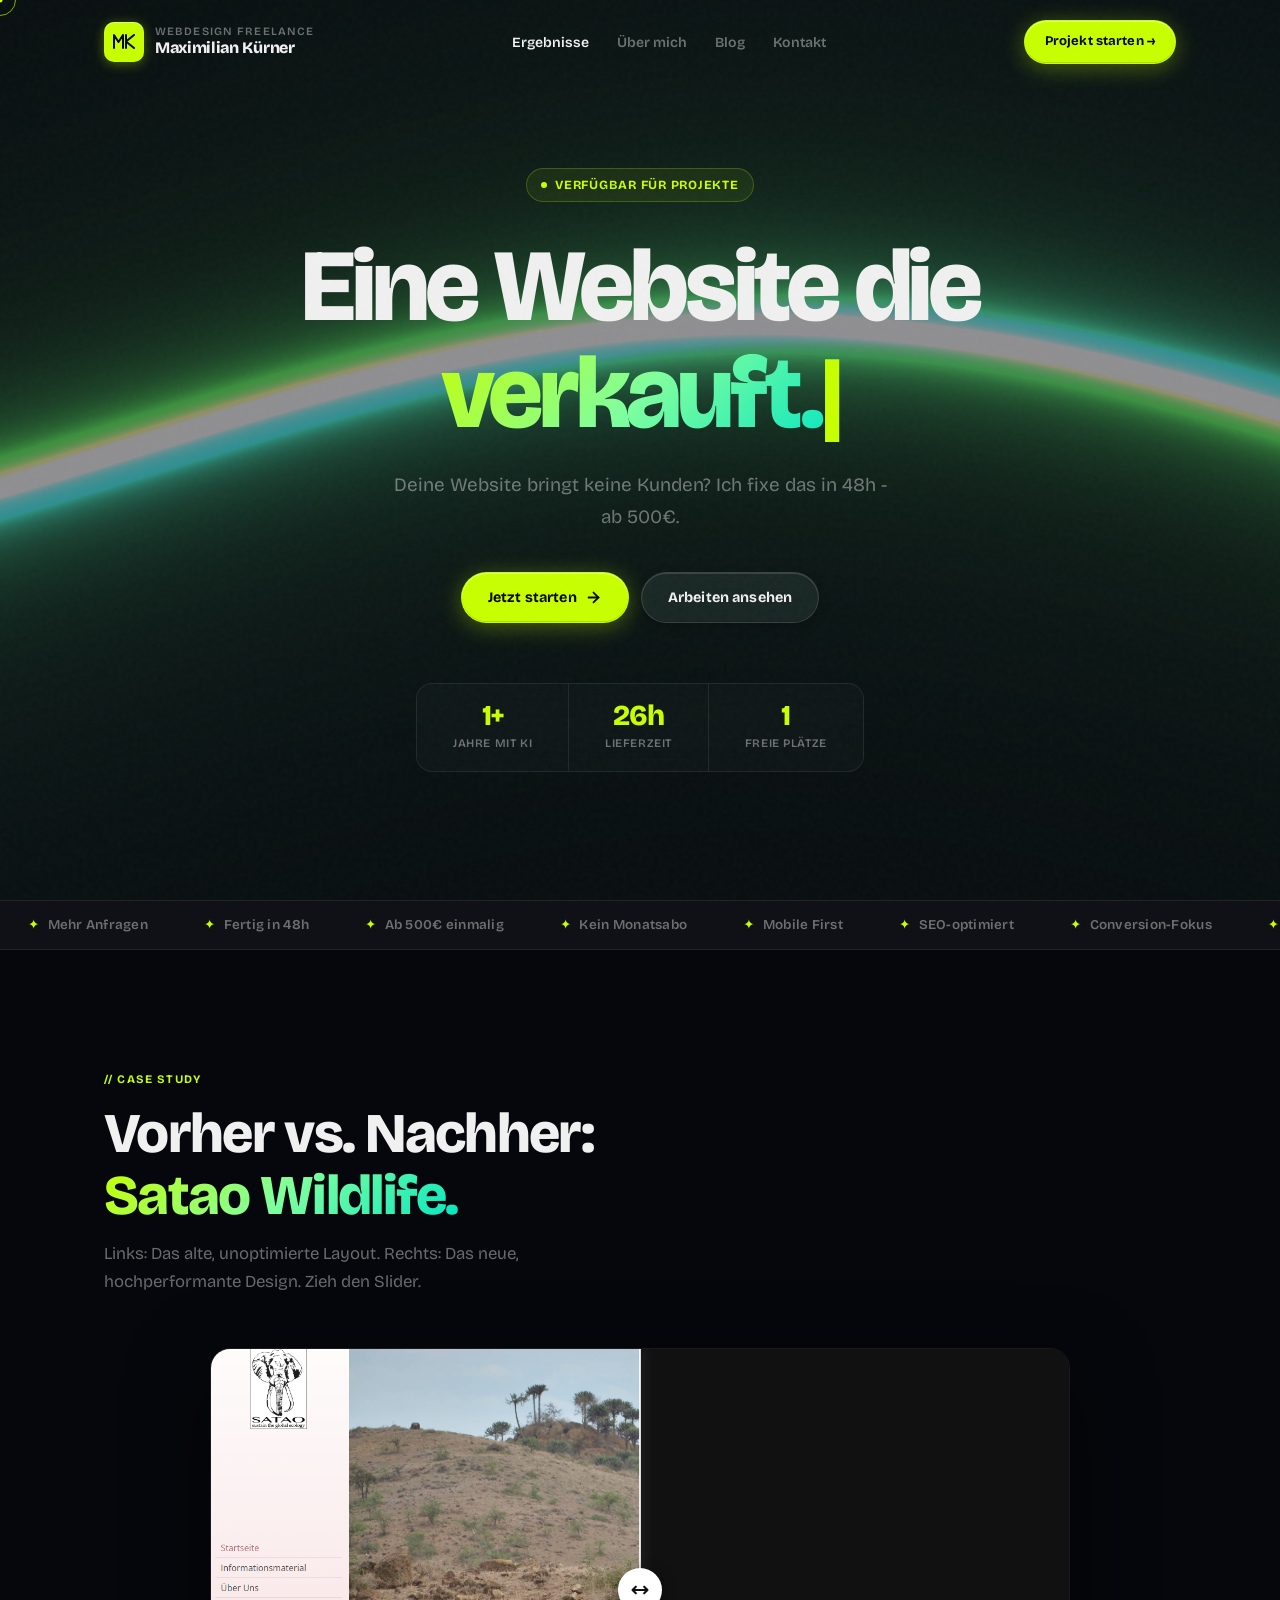
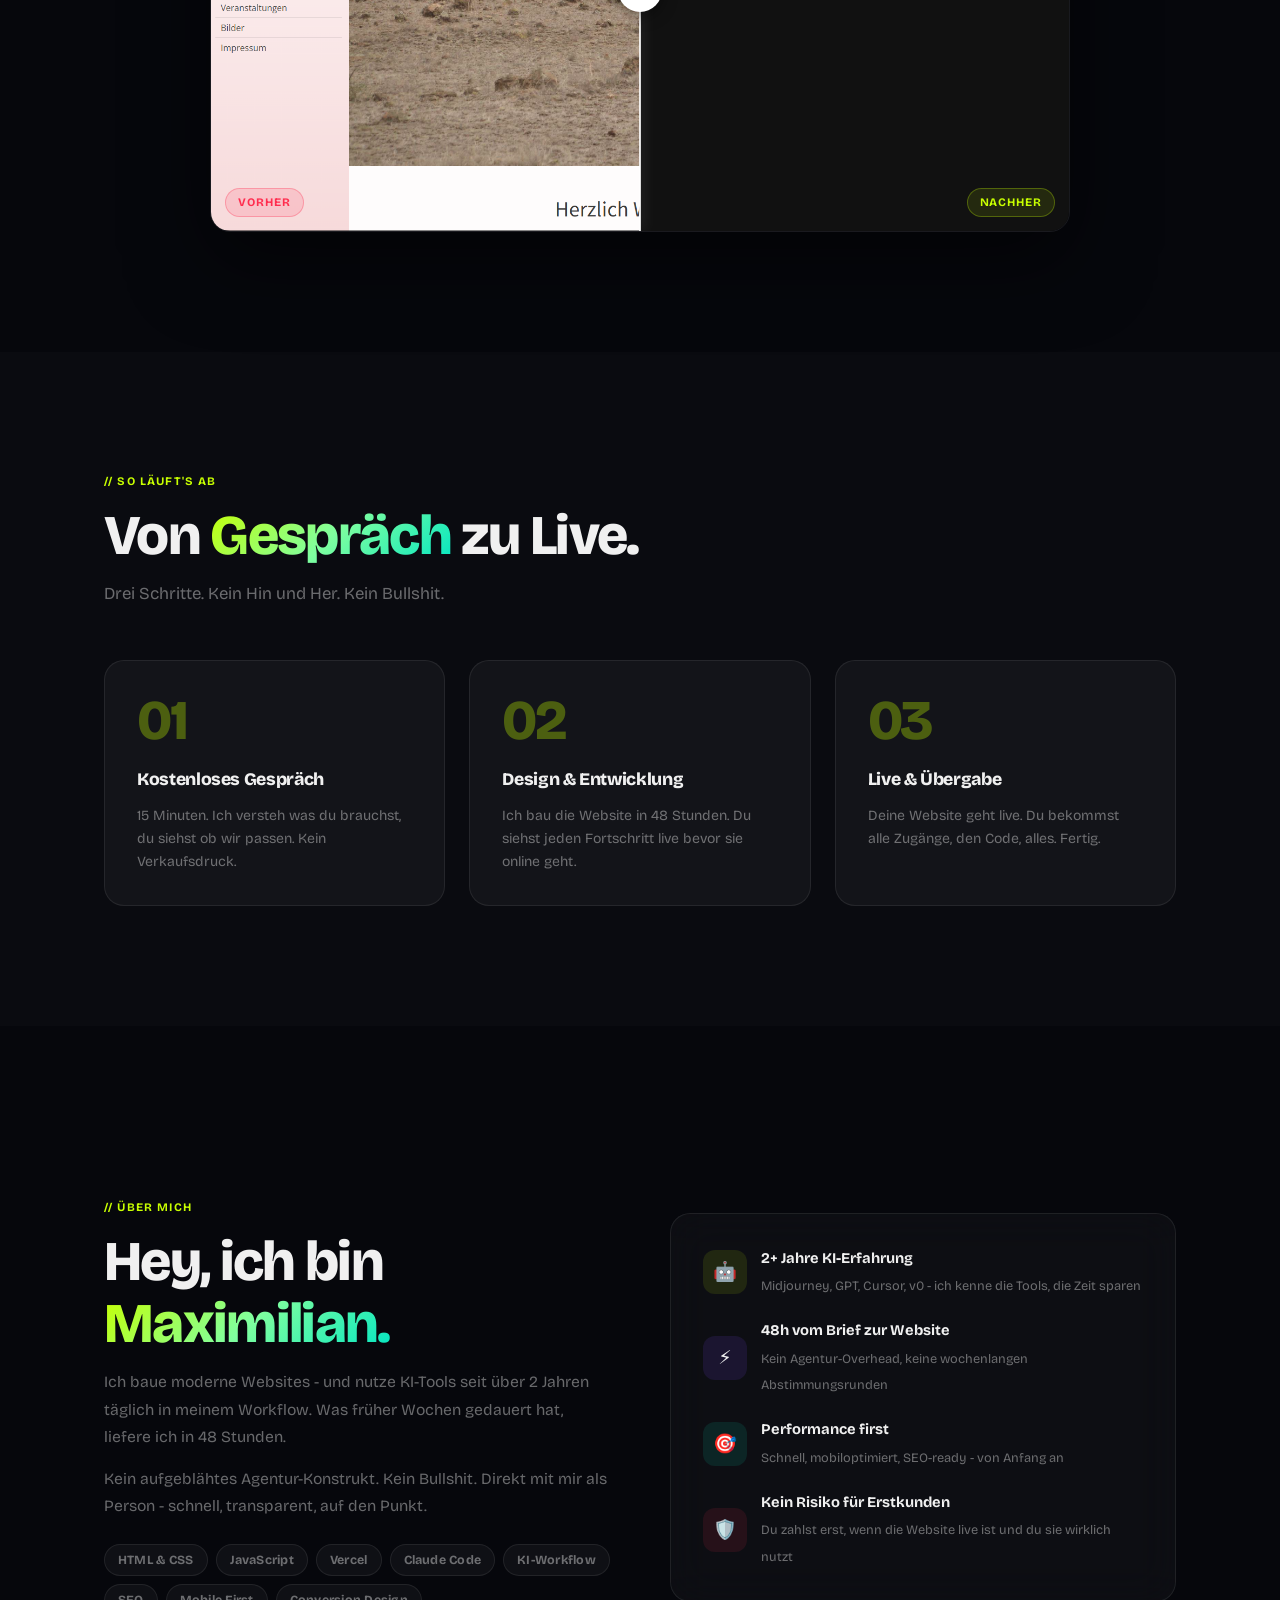
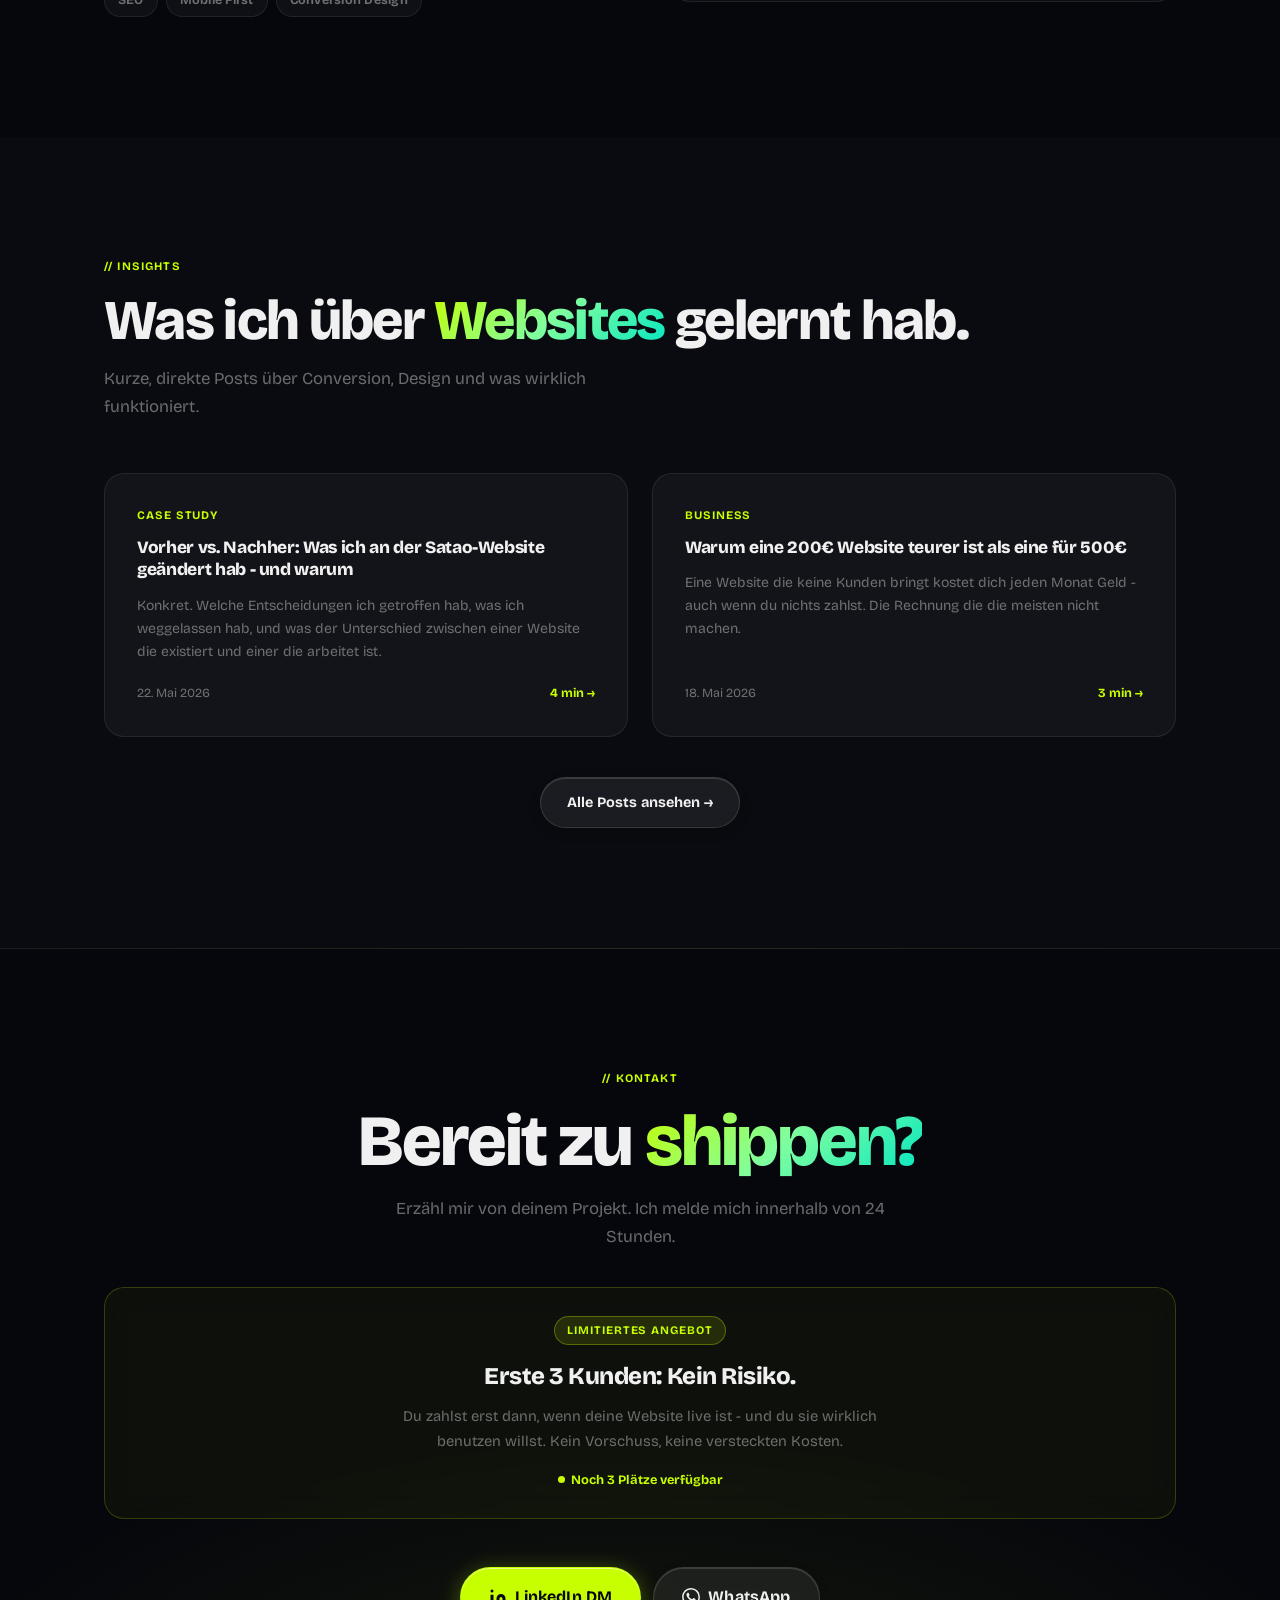
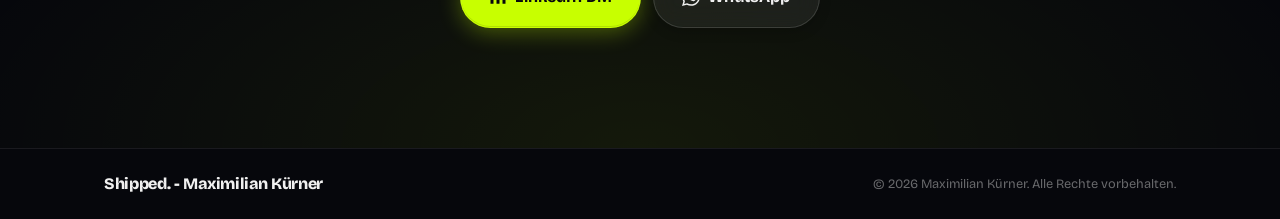
<file: index_backup.html>
<!DOCTYPE html>
<html lang="de">

<head>
  <meta charset="UTF-8" />
  <meta name="viewport" content="width=device-width, initial-scale=1.0" />

  <!-- Primary SEO -->
  <title>Maximilian Kürner | Webdesign Freelance | Wels, Österreich</title>
  <meta name="description" content="Deine Website bringt keine Kunden? Ich fixe das in 48h - ab 500€. Webdesign Freelance aus Wels, Österreich. Kein Abo, einmalige Zahlung." />
  <meta name="keywords" content="Webdesign Wels, Webdesign Österreich, Webdesign Freelance, Website Redesign, Website erstellen lassen, Maximilian Kürner" />
  <meta name="author" content="Maximilian Kürner" />
  <meta name="robots" content="index, follow" />
  <link rel="canonical" href="https://maximiliankuerner.at/" />

  <!-- Open Graph (LinkedIn, Facebook) -->
  <meta property="og:type" content="website" />
  <meta property="og:url" content="https://maximiliankuerner.at/" />
  <meta property="og:title" content="Maximilian Kürner | Webdesign Freelance" />
  <meta property="og:description" content="Deine Website bringt keine Kunden? Ich fixe das in 48h - ab 500€." />
  <meta property="og:image" content="https://maximiliankuerner.at/Vorher real.png" />
  <meta property="og:locale" content="de_AT" />

  <!-- Twitter Card -->
  <meta name="twitter:card" content="summary_large_image" />
  <meta name="twitter:title" content="Maximilian Kürner | Webdesign Freelance" />
  <meta name="twitter:description" content="Deine Website bringt keine Kunden? Ich fixe das in 48h - ab 500€." />

  <!-- JSON-LD Structured Data -->
  <script type="application/ld+json">
  {
    "@context": "https://schema.org",
    "@type": "Person",
    "name": "Maximilian Kürner",
    "jobTitle": "Webdesign Freelance",
    "url": "https://maximiliankuerner.at/",
    "address": {
      "@type": "PostalAddress",
      "streetAddress": "Dragonerstraße 54",
      "addressLocality": "Wels",
      "addressCountry": "AT"
    },
    "sameAs": [
      "https://www.linkedin.com/in/maximilian-k%C3%BCrner-145883378/"
    ],
    "offers": {
      "@type": "Offer",
      "name": "Website Redesign",
      "description": "Professionelles Website Redesign in 48 Stunden",
      "price": "500",
      "priceCurrency": "EUR"
    }
  }
  </script>

  <!-- Performance -->
  <link rel="preconnect" href="https://fonts.googleapis.com" />
  <link rel="preconnect" href="https://fonts.gstatic.com" crossorigin />
  <link rel="preload" href="https://fonts.googleapis.com/css2?family=Bricolage+Grotesque:opsz,wght@12..96,400;700;800&display=swap" as="style" onload="this.onload=null;this.rel='stylesheet'" />
  <noscript><link href="https://fonts.googleapis.com/css2?family=Bricolage+Grotesque:opsz,wght@12..96,400;700;800&display=swap" rel="stylesheet" /></noscript>
  <style>
    :root {
      --bg: #06070c;
      --acid: #c8ff00;
      --text: #f0f0f0;
      --muted: rgba(240, 240, 240, 0.42);
      --bord: rgba(255, 255, 255, 0.08);
      --surf: rgba(255, 255, 255, 0.04);
      --font: 'Bricolage Grotesque', system-ui, sans-serif;
      --r: 16px;
      --tr: 0.22s cubic-bezier(0.4, 0, 0.2, 1);
    }

    *,
    *::before,
    *::after {
      box-sizing: border-box;
      margin: 0;
      padding: 0;
    }

    html {
      scroll-behavior: smooth;
    }

    body {
      background: var(--bg);
      color: var(--text);
      font-family: var(--font);
      line-height: 1.65;
      overflow-x: hidden;
      -webkit-font-smoothing: antialiased;
    }

    a {
      color: inherit;
      text-decoration: none;
    }

    ul {
      list-style: none;
    }

    button {
      cursor: pointer;
      border: none;
      background: none;
      font: inherit;
      color: inherit;
    }

    /* ── Noise */
    .noise {
      pointer-events: none;
      position: fixed;
      inset: 0;
      z-index: 9999;
      opacity: 0.028;
      background: url("data:image/svg+xml,%3Csvg viewBox='0 0 200 200' xmlns='http://www.w3.org/2000/svg'%3E%3Cfilter id='n'%3E%3CfeTurbulence type='fractalNoise' baseFrequency='0.9' numOctaves='4' stitchTiles='stitch'/%3E%3C/filter%3E%3Crect width='100%25' height='100%25' filter='url(%23n)'/%3E%3C/svg%3E");
    }

    /* ── Cursor */
    .cur {
      pointer-events: none;
      position: fixed;
      z-index: 9998;
      border-radius: 50%;
      transform: translate(-50%, -50%);
    }

    #cr {
      width: 32px;
      height: 32px;
      border: 1.5px solid rgba(200, 255, 0, 0.65);
      transition: width .2s, height .2s, opacity .2s;
    }

    #cd {
      width: 5px;
      height: 5px;
      background: var(--acid);
    }

    /* ── Layout */
    .wrap {
      max-width: 1120px;
      margin: 0 auto;
      padding: 0 24px;
    }

    /* ── Buttons */
    .btn {
      display: inline-flex;
      align-items: center;
      gap: 8px;
      padding: 13px 26px;
      border-radius: 100px;
      font-family: var(--font);
      font-size: .9rem;
      font-weight: 700;
      letter-spacing: .01em;
      cursor: pointer;
      white-space: nowrap;
      transition: transform var(--tr), box-shadow var(--tr), background var(--tr);
    }

    .btn svg {
      width: 17px;
      height: 17px;
      flex-shrink: 0;
    }

    .btn-acid {
      background: var(--acid);
      color: #06070c;
      border: 1px solid rgba(200, 255, 0, .6);
      box-shadow: 0 4px 22px rgba(200, 255, 0, .32),
        inset 0 1px 0 rgba(255, 255, 255, .55),
        inset 0 -1px 0 rgba(0, 0, 0, .12);
    }

    .btn-acid:hover {
      transform: translateY(-2px);
      box-shadow: 0 8px 32px rgba(200, 255, 0, .48), inset 0 1px 0 rgba(255, 255, 255, .6), inset 0 -1px 0 rgba(0, 0, 0, .15);
    }

    .btn-glass {
      background: rgba(255, 255, 255, .07);
      border: 1px solid rgba(255, 255, 255, .13);
      backdrop-filter: blur(12px) saturate(1.4);
      -webkit-backdrop-filter: blur(12px) saturate(1.4);
      box-shadow: inset 0 1px 0 rgba(255, 255, 255, .14), inset 0 -1px 0 rgba(0, 0, 0, .1), 0 4px 12px rgba(0, 0, 0, .18);
    }

    .btn-glass:hover {
      background: rgba(255, 255, 255, .11);
      transform: translateY(-2px);
    }

    /* ── Nav */
    .nav {
      position: fixed;
      top: 0;
      left: 0;
      right: 0;
      z-index: 100;
      padding: 20px 0;
      transition: background var(--tr), border-color var(--tr), padding var(--tr);
      border-bottom: 1px solid transparent;
    }

    .nav.on {
      background: rgba(6, 7, 12, .82);
      backdrop-filter: blur(24px) saturate(1.6);
      -webkit-backdrop-filter: blur(24px) saturate(1.6);
      border-color: var(--bord);
      padding: 12px 0;
    }

    .nav-inner {
      display: flex;
      align-items: center;
      justify-content: space-between;
    }

    .nav-logo {
      font-size: 1rem;
      font-weight: 400;
      letter-spacing: .01em;
      display: flex;
      align-items: center;
      gap: 11px;
    }

    .nav-logo-name {
      display: flex;
      flex-direction: column;
      line-height: 1.15;
    }

    .nav-logo-name .ln1 {
      font-size: .7rem;
      font-weight: 600;
      letter-spacing: .1em;
      text-transform: uppercase;
      color: var(--muted);
    }

    .nav-logo-name .ln2 {
      font-size: 1rem;
      font-weight: 800;
      letter-spacing: -.02em;
      color: var(--text);
    }

    .nav-mark {
      width: 40px;
      height: 40px;
      background: var(--acid);
      border-radius: 10px;
      display: grid;
      place-items: center;
      flex-shrink: 0;
      box-shadow: 0 2px 12px rgba(200, 255, 0, .35), inset 0 1px 0 rgba(255, 255, 255, .4);
    }

    .nav-mark svg {
      width: 22px;
      height: 15px;
    }

    .nav-links {
      display: flex;
      gap: 28px;
    }

    .nav-link {
      font-size: .875rem;
      font-weight: 600;
      color: var(--muted);
      transition: color var(--tr);
    }

    .nav-link:hover,
    .nav-link.on {
      color: var(--text);
    }

    /* ── Hero */
    .hero {
      position: relative;
      min-height: 100vh;
      display: flex;
      flex-direction: column;
      align-items: center;
      justify-content: center;
      text-align: center;
      overflow: hidden;
      padding: 120px 24px 80px;
    }

    #sc {
      position: absolute;
      inset: 0;
      width: 100%;
      height: 100%;
      opacity: .55;
      mix-blend-mode: screen;
      z-index: 0;
    }

    .hero>* {
      position: relative;
      z-index: 1;
    }

    .badge {
      display: inline-flex;
      align-items: center;
      gap: 8px;
      padding: 6px 14px;
      border-radius: 100px;
      margin-bottom: 32px;
      font-size: .78rem;
      font-weight: 700;
      letter-spacing: .06em;
      text-transform: uppercase;
      background: rgba(200, 255, 0, .07);
      border: 1px solid rgba(200, 255, 0, .22);
      color: var(--acid);
    }

    .bdot {
      width: 6px;
      height: 6px;
      border-radius: 50%;
      background: var(--acid);
      animation: pulse 2s infinite;
    }

    @keyframes pulse {

      0%,
      100% {
        box-shadow: 0 0 0 0 rgba(200, 255, 0, .5);
      }

      50% {
        box-shadow: 0 0 0 6px rgba(200, 255, 0, 0);
      }
    }

    .h1 {
      font-size: clamp(3rem, 8vw, 6.5rem);
      font-weight: 800;
      letter-spacing: -.04em;
      line-height: 1.04;
      max-width: 880px;
      margin-bottom: 22px;
    }

    .grad {
      background: linear-gradient(135deg, #c8ff00 0%, #80ff9e 50%, #00e5c3 100%);
      -webkit-background-clip: text;
      -webkit-text-fill-color: transparent;
      background-clip: text;
    }

    .twr::after {
      content: '|';
      animation: blink .75s step-end infinite;
      -webkit-text-fill-color: var(--acid);
    }

    @keyframes blink {

      0%,
      100% {
        opacity: 1;
      }

      50% {
        opacity: 0;
      }
    }

    .hero-sub {
      font-size: clamp(1rem, 2vw, 1.18rem);
      color: var(--muted);
      max-width: 500px;
      margin-bottom: 40px;
    }

    .hero-btns {
      display: flex;
      gap: 12px;
      flex-wrap: wrap;
      justify-content: center;
      margin-bottom: 60px;
    }

    .stats-row {
      display: flex;
      border: 1px solid var(--bord);
      border-radius: var(--r);
      overflow: hidden;
      background: rgba(255, 255, 255, .025);
      backdrop-filter: blur(12px);
      -webkit-backdrop-filter: blur(12px);
    }

    .stat {
      padding: 18px 36px;
      text-align: center;
      border-right: 1px solid var(--bord);
    }

    .stat:last-child {
      border-right: none;
    }

    .stat-n {
      font-size: 1.8rem;
      font-weight: 800;
      letter-spacing: -.03em;
      color: var(--acid);
      line-height: 1;
    }

    .stat-l {
      font-size: .72rem;
      color: var(--muted);
      margin-top: 3px;
      font-weight: 600;
      letter-spacing: .05em;
      text-transform: uppercase;
    }

    /* ── Ticker */
    .ticker {
      overflow: hidden;
      border-top: 1px solid var(--bord);
      border-bottom: 1px solid var(--bord);
      padding: 13px 0;
      background: var(--surf);
    }

    .ticker-track {
      display: flex;
      width: max-content;
      animation: tick 28s linear infinite;
    }

    .ti {
      padding: 0 28px;
      font-size: .84rem;
      font-weight: 600;
      color: var(--muted);
      white-space: nowrap;
      letter-spacing: .02em;
    }

    .ti .d {
      color: var(--acid);
      margin-right: 8px;
    }

    .ticker:hover .ticker-track {
      animation-play-state: paused;
    }

    @keyframes tick {
      to {
        transform: translateX(-50%);
      }
    }

    /* ── Sections */
    .sec {
      padding: 120px 0;
    }

    .sec-alt {
      background: rgba(255, 255, 255, .014);
    }

    .ey {
      font-size: .72rem;
      font-weight: 700;
      letter-spacing: .1em;
      text-transform: uppercase;
      color: var(--acid);
      margin-bottom: 14px;
    }

    .h2 {
      font-size: clamp(2rem, 5vw, 3.5rem);
      font-weight: 800;
      letter-spacing: -.03em;
      line-height: 1.1;
      margin-bottom: 14px;
    }

    .sub {
      font-size: 1.05rem;
      color: var(--muted);
      max-width: 520px;
    }

    /* ── Comparison Slider */
    .cs {
      position: relative;
      overflow: hidden;
      border-radius: 20px;
      border: 1px solid var(--bord);
      cursor: ew-resize;
      user-select: none;
      -webkit-user-select: none;
      aspect-ratio: 16/9;
      max-width: 860px;
      margin: 52px auto 0;
      box-shadow: 0 28px 80px rgba(0, 0, 0, .55);
    }

    .cs-p {
      position: absolute;
      inset: 0;
      overflow: hidden;
    }

    .cs-p iframe {
      position: absolute;
      top: 0;
      left: 0;
      width: 1280px;
      height: 960px;
      border: none;
      pointer-events: none;
      transform: scale(0.672);
      transform-origin: top left;
    }

    .cs-p img {
      position: absolute;
      top: 0;
      left: 0;
      width: 100%;
      height: 100%;
      object-fit: cover;
      object-position: top left;
      pointer-events: none;
      display: block;
    }

    .cs-b {
      clip-path: inset(0 50% 0 0);
      z-index: 1;
    }

    .cs-line {
      position: absolute;
      top: 0;
      bottom: 0;
      left: 50%;
      z-index: 10;
      width: 2px;
      background: rgba(255, 255, 255, .85);
      transform: translateX(-50%);
      box-shadow: 0 0 14px rgba(255, 255, 255, .35);
    }

    .cs-knob {
      position: absolute;
      top: 50%;
      left: 50%;
      z-index: 11;
      width: 44px;
      height: 44px;
      border-radius: 50%;
      background: #fff;
      transform: translate(-50%, -50%);
      display: grid;
      place-items: center;
      box-shadow: 0 4px 16px rgba(0, 0, 0, .4);
      pointer-events: none;
    }

    .cs-knob svg {
      width: 20px;
      height: 20px;
      color: #111;
    }

    .cs-lbl {
      position: absolute;
      bottom: 14px;
      z-index: 5;
      font-size: .72rem;
      font-weight: 700;
      letter-spacing: .08em;
      text-transform: uppercase;
      padding: 4px 12px;
      border-radius: 100px;
    }

    .cs-lbl-b {
      left: 14px;
      background: rgba(255, 45, 78, .13);
      border: 1px solid rgba(255, 45, 78, .3);
      color: #ff2d4e;
    }

    .cs-lbl-a {
      right: 14px;
      background: rgba(200, 255, 0, .1);
      border: 1px solid rgba(200, 255, 0, .28);
      color: var(--acid);
    }

    /* Mock browser panels */
    .mock {
      position: absolute;
      inset: 0;
      display: flex;
      flex-direction: column;
      overflow: hidden;
      font-family: system-ui, sans-serif;
    }

    .mk-bar {
      height: 42px;
      display: flex;
      align-items: center;
      padding: 0 16px;
      gap: 6px;
      flex-shrink: 0;
    }

    .mk-dot {
      width: 9px;
      height: 9px;
      border-radius: 50%;
    }

    .mk-url {
      flex: 1;
      height: 20px;
      border-radius: 4px;
      margin-left: 10px;
      max-width: 180px;
    }

    .mk-body {
      flex: 1;
      padding: 18px;
      display: flex;
      flex-direction: column;
      gap: 12px;
      overflow: hidden;
    }

    .mk-hero {
      border-radius: 8px;
      padding: 16px 18px;
      flex-shrink: 0;
    }

    .mk-h {
      border-radius: 3px;
      margin-bottom: 7px;
    }

    .mk-grid {
      display: grid;
      grid-template-columns: repeat(3, 1fr);
      gap: 8px;
      flex: 1;
      min-height: 0;
    }

    .mk-card {
      border-radius: 8px;
      padding: 12px;
      display: flex;
      flex-direction: column;
      gap: 5px;
    }

    .mk-tag {
      height: 14px;
      border-radius: 3px;
      width: 50%;
    }

    .mk-line {
      height: 8px;
      border-radius: 3px;
    }

    .mk-metrics {
      position: absolute;
      top: 14px;
      right: 14px;
      z-index: 3;
      border-radius: 10px;
      padding: 9px 13px;
      display: flex;
      flex-direction: column;
      gap: 5px;
    }

    .mk-met {
      font-size: .68rem;
      font-weight: 700;
    }

    /* Before mock */
    .mb {
      background: #ebe7dd;
    }

    .mb .mk-bar {
      background: #3e3560;
    }

    .mb .mk-dot:nth-child(1) {
      background: #ff5f56;
    }

    .mb .mk-dot:nth-child(2) {
      background: #ffbd2e;
    }

    .mb .mk-dot:nth-child(3) {
      background: #27c93f;
    }

    .mb .mk-url {
      background: rgba(255, 255, 255, .25);
    }

    .mb .mk-hero {
      background: #3e3560;
    }

    .mb .mk-h:nth-child(1) {
      background: rgba(255, 255, 255, .75);
      width: 55%;
      height: 13px;
    }

    .mb .mk-h:nth-child(2) {
      background: rgba(255, 255, 255, .4);
      width: 80%;
      height: 9px;
    }

    .mb .mk-h:nth-child(3) {
      background: rgba(255, 255, 255, .25);
      width: 40%;
      height: 9px;
    }

    .mb .mk-card {
      background: #d6d0c5;
      border: 1px solid #bfb9ad;
    }

    .mb .mk-tag {
      background: rgba(62, 53, 96, .45);
    }

    .mb .mk-line {
      background: #a09890;
    }

    .mb .mk-metrics {
      background: rgba(255, 45, 78, .1);
      border: 1px solid rgba(255, 45, 78, .3);
    }

    .mb .mk-met {
      color: #ff2d4e;
    }

    /* After mock */
    .ma {
      background: #06070c;
    }

    .ma .mk-bar {
      background: rgba(255, 255, 255, .04);
      border-bottom: 1px solid rgba(255, 255, 255, .06);
    }

    .ma .mk-dot:nth-child(1) {
      background: #ff5f56;
    }

    .ma .mk-dot:nth-child(2) {
      background: #ffbd2e;
    }

    .ma .mk-dot:nth-child(3) {
      background: #27c93f;
    }

    .ma .mk-url {
      background: rgba(200, 255, 0, .3);
    }

    .ma .mk-hero {
      background: rgba(200, 255, 0, .05);
      border: 1px solid rgba(200, 255, 0, .12);
    }

    .ma .mk-h:nth-child(1) {
      background: #c8ff00;
      width: 55%;
      height: 13px;
    }

    .ma .mk-h:nth-child(2) {
      background: rgba(200, 255, 0, .5);
      width: 80%;
      height: 9px;
    }

    .ma .mk-h:nth-child(3) {
      background: rgba(200, 255, 0, .28);
      width: 40%;
      height: 9px;
    }

    .ma .mk-card {
      background: rgba(255, 255, 255, .04);
      border: 1px solid rgba(255, 255, 255, .08);
    }

    .ma .mk-tag {
      background: rgba(200, 255, 0, .2);
    }

    .ma .mk-line {
      background: rgba(255, 255, 255, .18);
    }

    .ma .mk-metrics {
      background: rgba(200, 255, 0, .06);
      border: 1px solid rgba(200, 255, 0, .2);
    }

    .ma .mk-met {
      color: #c8ff00;
    }

    /* ── Projects */
    .proj-grid {
      display: grid;
      grid-template-columns: 1fr 1fr;
      gap: 20px;
      margin-top: 52px;
    }

    .proj-card {
      border-radius: 20px;
      border: 1px solid var(--bord);
      background: var(--surf);
      padding: 28px;
      overflow: hidden;
      position: relative;
      transition: border-color var(--tr), box-shadow var(--tr);
    }

    .proj-card::before {
      content: '';
      position: absolute;
      inset: 0;
      opacity: 0;
      pointer-events: none;
      background: radial-gradient(circle at var(--mx, 50%) var(--my, 50%), rgba(200, 255, 0, .06), transparent 60%);
      transition: opacity .35s;
    }

    .proj-card:hover::before {
      opacity: 1;
    }

    .proj-card:hover {
      border-color: rgba(200, 255, 0, .2);
      box-shadow: 0 16px 48px rgba(0, 0, 0, .35);
    }

    .proj-thumb {
      width: 100%;
      aspect-ratio: 16/9;
      border-radius: 10px;
      overflow: hidden;
      margin-bottom: 20px;
      display: flex;
      align-items: center;
      justify-content: center;
      border: 1px solid var(--bord);
    }

    .proj-tag {
      font-size: .72rem;
      font-weight: 700;
      letter-spacing: .08em;
      text-transform: uppercase;
      color: var(--acid);
      margin-bottom: 6px;
    }

    .proj-title {
      font-size: 1.28rem;
      font-weight: 800;
      letter-spacing: -.02em;
      margin-bottom: 7px;
    }

    .proj-desc {
      font-size: .875rem;
      color: var(--muted);
      line-height: 1.6;
    }

    .proj-foot {
      margin-top: 20px;
      display: flex;
      align-items: center;
      justify-content: space-between;
    }

    .proj-ms {
      display: flex;
      gap: 16px;
    }

    .proj-m {
      font-size: .8rem;
      font-weight: 700;
      color: var(--acid);
    }

    .proj-m span {
      color: var(--muted);
      font-weight: 400;
      font-size: .73rem;
    }

    /* ── About */
    .about-grid {
      display: grid;
      grid-template-columns: 1fr 1fr;
      gap: 60px;
      align-items: center;
      margin-top: 52px;
    }

    .skill-pills {
      display: flex;
      flex-wrap: wrap;
      gap: 8px;
      margin-top: 24px;
    }

    .pill {
      padding: 5px 13px;
      border-radius: 100px;
      font-size: .78rem;
      font-weight: 700;
      background: var(--surf);
      border: 1px solid var(--bord);
      color: var(--muted);
      letter-spacing: .02em;
      transition: color .2s, border-color .2s, box-shadow .2s, background .2s;
    }

    .pill:hover {
      color: var(--acid);
      border-color: rgba(200, 255, 0, .35);
      background: rgba(200, 255, 0, .06);
      box-shadow: 0 0 14px rgba(200, 255, 0, .1);
    }

    .about-card {
      border-radius: 20px;
      border: 1px solid var(--bord);
      background: rgba(255, 255, 255, .03);
      backdrop-filter: blur(20px);
      -webkit-backdrop-filter: blur(20px);
      padding: 32px;
      display: flex;
      flex-direction: column;
      gap: 20px;
    }

    .about-row {
      display: flex;
      align-items: center;
      gap: 14px;
    }

    .about-icon {
      width: 44px;
      height: 44px;
      border-radius: 12px;
      flex-shrink: 0;
      display: grid;
      place-items: center;
      font-size: 1.2rem;
    }

    .about-row-text strong {
      display: block;
      font-size: .92rem;
      font-weight: 700;
      margin-bottom: 2px;
    }

    .about-row-text span {
      font-size: .8rem;
      color: var(--muted);
    }

    @media (max-width: 768px) {
      .about-grid {
        grid-template-columns: 1fr;
        gap: 32px;
      }
    }

    /* ── Offer banner */
    .offer {
      border-radius: 20px;
      border: 1px solid rgba(200, 255, 0, .2);
      background: rgba(200, 255, 0, .04);
      backdrop-filter: blur(16px);
      -webkit-backdrop-filter: blur(16px);
      padding: 28px 32px;
      text-align: center;
      margin-bottom: 48px;
    }

    .offer-tag {
      display: inline-block;
      padding: 4px 12px;
      border-radius: 100px;
      margin-bottom: 12px;
      font-size: .72rem;
      font-weight: 700;
      letter-spacing: .08em;
      text-transform: uppercase;
      background: rgba(200, 255, 0, .12);
      border: 1px solid rgba(200, 255, 0, .3);
      color: var(--acid);
    }

    .offer h3 {
      font-size: 1.5rem;
      font-weight: 800;
      letter-spacing: -.02em;
      margin-bottom: 8px;
    }

    .offer p {
      font-size: .92rem;
      color: var(--muted);
      max-width: 480px;
      margin: 0 auto;
    }

    .spots {
      display: flex;
      align-items: center;
      justify-content: center;
      gap: 6px;
      margin-top: 16px;
      font-size: .8rem;
      font-weight: 700;
      color: var(--acid);
    }

    .spot-dot {
      width: 7px;
      height: 7px;
      border-radius: 50%;
      background: var(--acid);
      animation: pulse 2s infinite;
    }

    /* ── CTA */
    .cta {
      padding: 120px 0;
      text-align: center;
      background: radial-gradient(ellipse 80% 60% at 50% 100%, rgba(200, 255, 0, .07) 0%, transparent 70%);
      border-top: 1px solid var(--bord);
    }

    .cta-btns {
      display: flex;
      gap: 12px;
      justify-content: center;
      flex-wrap: wrap;
      margin-top: 0;
    }

    /* ── Footer */
    footer {
      padding: 22px 0;
      border-top: 1px solid var(--bord);
    }

    .ft {
      display: flex;
      align-items: center;
      justify-content: space-between;
    }

    .ft-logo {
      font-weight: 800;
      font-size: 1rem;
      letter-spacing: -.02em;
    }

    .ft-copy {
      font-size: .8rem;
      color: var(--muted);
    }

    /* ── Scroll top */
    .st {
      position: fixed;
      bottom: 28px;
      right: 28px;
      z-index: 200;
      width: 44px;
      height: 44px;
      border-radius: 50%;
      background: rgba(255, 255, 255, .08);
      border: 1px solid var(--bord);
      backdrop-filter: blur(12px);
      display: grid;
      place-items: center;
      opacity: 0;
      pointer-events: none;
      transform: translateY(8px);
      transition: opacity var(--tr), transform var(--tr);
    }

    .st.on {
      opacity: 1;
      pointer-events: auto;
      transform: none;
    }

    .st svg {
      width: 18px;
      height: 18px;
    }

    /* ── Reveal */
    .rv {
      opacity: 0;
      transform: translateY(26px);
      transition: opacity .65s ease, transform .65s cubic-bezier(.16, 1, .3, 1);
    }

    .rv.in {
      opacity: 1;
      transform: none;
    }

    .d1 {
      transition-delay: .1s;
    }

    .d2 {
      transition-delay: .2s;
    }

    .d3 {
      transition-delay: .3s;
    }

    /* ── Mobile */
    @media (max-width: 768px) {

      .nav-links,
      .nav-cta {
        display: none;
      }

      .proj-grid {
        grid-template-columns: 1fr;
      }

      .stats-row {
        flex-direction: column;
      }

      .stat {
        border-right: none;
        border-bottom: 1px solid var(--bord);
      }

      .stat:last-child {
        border-bottom: none;
      }

      #cr,
      #cd {
        display: none;
      }
    }

    /* ── Process */
    .proc-grid {
      display: grid;
      grid-template-columns: repeat(3, 1fr);
      gap: 24px;
      margin-top: 52px;
    }

    .proc-step {
      border-radius: 20px;
      border: 1px solid var(--bord);
      background: var(--surf);
      padding: 32px;
      transition: border-color var(--tr), box-shadow var(--tr);
    }

    .proc-step:hover {
      border-color: rgba(200, 255, 0, .2);
      box-shadow: 0 16px 48px rgba(0, 0, 0, .35);
    }

    .proc-num {
      font-size: 3.5rem;
      font-weight: 800;
      letter-spacing: -.04em;
      line-height: 1;
      color: rgba(200, 255, 0, .32);
      margin-bottom: 16px;
    }

    .proc-title {
      font-size: 1.1rem;
      font-weight: 800;
      letter-spacing: -.02em;
      margin-bottom: 10px;
    }

    .proc-desc {
      font-size: .875rem;
      color: var(--muted);
      line-height: 1.65;
    }

    @media (max-width: 768px) {
      .proc-grid { grid-template-columns: 1fr; }
    }

    /* ── Blog */
    .blog-grid {
      display: grid;
      grid-template-columns: repeat(2, 1fr);
      gap: 24px;
      margin-top: 52px;
    }

    .blog-card {
      border-radius: 20px;
      border: 1px solid var(--bord);
      background: var(--surf);
      padding: 32px;
      display: flex;
      flex-direction: column;
      text-decoration: none;
      color: inherit;
      transition: border-color var(--tr), box-shadow var(--tr), transform var(--tr);
    }

    .blog-card:hover {
      border-color: rgba(200, 255, 0, .2);
      box-shadow: 0 16px 48px rgba(0, 0, 0, .35);
      transform: translateY(-3px);
    }

    .blog-tag {
      font-size: .72rem;
      font-weight: 700;
      letter-spacing: .08em;
      text-transform: uppercase;
      color: var(--acid);
      margin-bottom: 12px;
    }

    .blog-title {
      font-size: 1.08rem;
      font-weight: 800;
      letter-spacing: -.02em;
      line-height: 1.3;
      margin-bottom: 12px;
      color: var(--text);
    }

    .blog-excerpt {
      font-size: .875rem;
      color: var(--muted);
      line-height: 1.65;
      flex: 1;
      margin-bottom: 20px;
    }

    .blog-foot {
      display: flex;
      align-items: center;
      justify-content: space-between;
      font-size: .78rem;
    }

    .blog-date { color: var(--muted); }

    .blog-read {
      color: var(--acid);
      font-weight: 700;
    }

    @media (max-width: 768px) {
      .blog-grid { grid-template-columns: 1fr; }
    }
  </style>
</head>

<body>

  <div class="noise" aria-hidden="true"></div>
  <div class="cur" id="cr"></div>
  <div class="cur" id="cd"></div>

  <button class="st" id="st" aria-label="Nach oben scrollen">
    <svg viewBox="0 0 24 24" fill="none" stroke="currentColor" stroke-width="2.5" stroke-linecap="round">
      <polyline points="18 15 12 9 6 15" />
    </svg>
  </button>

  <!-- NAV -->
  <nav class="nav" id="nav" aria-label="Navigation">
    <div class="wrap">
      <div class="nav-inner">
        <a class="nav-logo" href="#hero" aria-label="Maximilian Kürner - Home">
          <div class="nav-mark" aria-hidden="true">
            <!-- MK monogram -->
            <svg viewBox="0 0 22 15" fill="none" stroke="#06070c" stroke-width="2" stroke-linecap="round"
              stroke-linejoin="round">
              <polyline points="1,14 1,1 5.5,8 10,1 10,14" />
              <line x1="13" y1="1" x2="13" y2="14" />
              <line x1="13" y1="7.5" x2="21" y2="1" />
              <line x1="13" y1="7.5" x2="21" y2="14" />
            </svg>
          </div>
          <div class="nav-logo-name">
            <span class="ln1">Webdesign Freelance</span>
            <span class="ln2">Maximilian Kürner</span>
          </div>
        </a>
        <ul class="nav-links" role="list">
          <li><a class="nav-link on" href="#results">Ergebnisse</a></li>
          <li><a class="nav-link" href="#about">Über mich</a></li>
          <li><a class="nav-link" href="blog.html">Blog</a></li>
          <li><a class="nav-link" href="#contact">Kontakt</a></li>
        </ul>
        <a class="btn btn-acid nav-cta" href="#contact" style="padding:10px 20px;font-size:.82rem;">Projekt starten
          →</a>
      </div>
    </div>
  </nav>

  <!-- HERO -->
  <section class="hero" id="hero" aria-labelledby="h1">
    <canvas id="sc" aria-hidden="true"></canvas>

    <div class="badge">
      <span class="bdot" aria-hidden="true"></span>
      Verfügbar für Projekte
    </div>

    <h1 class="h1" id="h1">
      Eine Website die<br>
      <span class="grad twr" id="tw" aria-live="polite"></span>
    </h1>

    <p class="hero-sub">Deine Website bringt keine Kunden? Ich fixe das in 48h - ab 500€.</p>

    <div class="hero-btns">
      <a class="btn btn-acid" href="#contact">
        Jetzt starten
        <svg viewBox="0 0 24 24" fill="none" stroke="currentColor" stroke-width="2.5" stroke-linecap="round">
          <line x1="5" y1="12" x2="19" y2="12" />
          <polyline points="12 5 19 12 12 19" />
        </svg>
      </a>
      <a class="btn btn-glass" href="#work">Arbeiten ansehen</a>
    </div>

    <div class="stats-row" aria-label="Kennzahlen">
      <div class="stat">
        <div class="stat-n" id="sn1">0+</div>
        <div class="stat-l">Jahre mit KI</div>
      </div>
      <div class="stat">
        <div class="stat-n" id="sn2">0h</div>
        <div class="stat-l">Lieferzeit</div>
      </div>
      <div class="stat">
        <div class="stat-n" id="sn3">0</div>
        <div class="stat-l">Freie Plätze</div>
      </div>
    </div>
  </section>

  <!-- TICKER -->
  <div class="ticker" role="marquee" aria-hidden="true">
    <div class="ticker-track">
      <span class="ti"><span class="d">✦</span>Mehr Anfragen</span>
      <span class="ti"><span class="d">✦</span>Fertig in 48h</span>
      <span class="ti"><span class="d">✦</span>Ab 500€ einmalig</span>
      <span class="ti"><span class="d">✦</span>Kein Monatsabo</span>
      <span class="ti"><span class="d">✦</span>Mobile First</span>
      <span class="ti"><span class="d">✦</span>SEO-optimiert</span>
      <span class="ti"><span class="d">✦</span>Conversion-Fokus</span>
      <span class="ti"><span class="d">✦</span>Direkt mit dem Entwickler</span>
      <span class="ti"><span class="d">✦</span>Mehr Anfragen</span>
      <span class="ti"><span class="d">✦</span>Fertig in 48h</span>
      <span class="ti"><span class="d">✦</span>Ab 500€ einmalig</span>
      <span class="ti"><span class="d">✦</span>Kein Monatsabo</span>
      <span class="ti"><span class="d">✦</span>Mobile First</span>
      <span class="ti"><span class="d">✦</span>SEO-optimiert</span>
      <span class="ti"><span class="d">✦</span>Conversion-Fokus</span>
      <span class="ti"><span class="d">✦</span>Direkt mit dem Entwickler</span>
    </div>
  </div>

  <!-- RESULTS -->
  <section class="sec" id="results" aria-labelledby="h2-results">
    <div class="wrap">
      <div class="rv">
        <div class="ey">// Case Study</div>
        <h2 class="h2" id="h2-results">Vorher vs. Nachher:<br><span class="grad">Satao Wildlife.</span></h2>
        <p class="sub">Links: Das alte, unoptimierte Layout. Rechts: Das neue, hochperformante Design. Zieh den Slider.
        </p>
      </div>

      <!-- Comparison Slider - Framer Side-By-Side Slider port -->
      <div class="cs rv d1" id="cs" role="img" aria-label="Vorher-Nachher Website-Vergleich">

        <!-- AFTER (bottom) - echte Satao Website live -->
        <div class="cs-p" aria-hidden="true" style="background:#111;">
          <iframe src="https://www.satao.at/Startseite/" title="Satao - neue Website" loading="lazy" scrolling="no" sandbox="allow-scripts allow-same-origin"></iframe>
        </div>

        <!-- BEFORE (top, clipped) - alte Satao Website -->
        <div class="cs-p cs-b" aria-hidden="true">
          <img src="Vorher real.png" alt="Satao - alte Website" loading="lazy" decoding="async" />
        </div>

        <div class="cs-line" id="cs-line"></div>
        <div class="cs-knob" id="cs-knob">
          <svg viewBox="0 0 24 24" fill="none" stroke="currentColor" stroke-width="2.5" stroke-linecap="round"
            stroke-linejoin="round">
            <path d="M7 16 3 12l4-4M17 8l4 4-4 4M3 12h18" />
          </svg>
        </div>
        <div class="cs-lbl cs-lbl-b">Vorher</div>
        <div class="cs-lbl cs-lbl-a">Nachher</div>
      </div>
    </div>
  </section>

  <!-- PROCESS -->
  <section class="sec sec-alt" id="process" aria-labelledby="h2-process">
    <div class="wrap">
      <div class="rv">
        <div class="ey">// So läuft's ab</div>
        <h2 class="h2" id="h2-process">Von <span class="grad">Gespräch</span> zu Live.</h2>
        <p class="sub">Drei Schritte. Kein Hin und Her. Kein Bullshit.</p>
      </div>
      <div class="proc-grid">
        <div class="proc-step rv d1">
          <div class="proc-num">01</div>
          <h3 class="proc-title">Kostenloses Gespräch</h3>
          <p class="proc-desc">15 Minuten. Ich versteh was du brauchst, du siehst ob wir passen. Kein Verkaufsdruck.</p>
        </div>
        <div class="proc-step rv d2">
          <div class="proc-num">02</div>
          <h3 class="proc-title">Design & Entwicklung</h3>
          <p class="proc-desc">Ich bau die Website in 48 Stunden. Du siehst jeden Fortschritt live bevor sie online geht.</p>
        </div>
        <div class="proc-step rv d3">
          <div class="proc-num">03</div>
          <h3 class="proc-title">Live & Übergabe</h3>
          <p class="proc-desc">Deine Website geht live. Du bekommst alle Zugänge, den Code, alles. Fertig.</p>
        </div>
      </div>
    </div>
  </section>

  <!-- WORK REMOVED -->
  <section class="sec sec-alt" id="work" aria-labelledby="h2-work" style="display:none;">
    <div class="wrap">
      <div class="rv">
        <div class="ey">// Projekte</div>
        <h2 class="h2" id="h2-work">Echte <span class="grad">Websites.</span></h2>
        <p class="sub">Zwei Projekte. Live. Gebaut von mir.</p>
      </div>
      <div class="proj-grid">

        <div class="proj-card rv d1">
          <a href="https://www.satao.at/Startseite/" target="_blank" rel="noopener" aria-label="Satao Website öffnen"
            style="display:block;margin-bottom:20px;">
            <div class="proj-thumb"
              style="background:linear-gradient(160deg,#1a1208 0%,#2d1f0a 40%,#0e1a0a 100%); position:relative; overflow:hidden;">
              <!-- Safari/Elefant-Silhouette als CSS-Shape -->
              <div style="position:absolute;inset:0;display:flex;align-items:center;justify-content:center;gap:0;">
                <svg viewBox="0 0 120 80" style="width:70%;opacity:.18;fill:#c8a050;">
                  <ellipse cx="50" cy="52" rx="30" ry="20" />
                  <ellipse cx="50" cy="36" rx="18" ry="14" />
                  <ellipse cx="38" cy="28" rx="6" ry="10" />
                  <rect x="30" y="68" width="8" height="14" rx="4" />
                  <rect x="44" y="68" width="8" height="14" rx="4" />
                  <rect x="58" y="68" width="8" height="12" rx="4" />
                  <rect x="70" y="66" width="8" height="16" rx="4" />
                  <path d="M32 28 Q20 22 18 32 Q16 40 24 38" />
                </svg>
              </div>
              <div style="position:relative;z-index:1;text-align:center;padding:20px;">
                <div style="font-size:1.8rem;font-weight:800;color:#c8a050;letter-spacing:-.02em;">SATAO</div>
                <div
                  style="font-size:.65rem;color:rgba(200,160,80,.55);letter-spacing:.14em;margin-top:3px;text-transform:uppercase;">
                  Wildlife Conservation</div>
                <div style="display:flex;gap:6px;justify-content:center;margin-top:14px;">
                  <div style="width:8px;height:8px;border-radius:50%;background:rgba(200,160,80,.35);"></div>
                  <div style="width:8px;height:8px;border-radius:50%;background:rgba(200,160,80,.6);"></div>
                  <div style="width:8px;height:8px;border-radius:50%;background:rgba(200,160,80,.35);"></div>
                </div>
              </div>
            </div>
          </a>
          <div class="proj-tag">Non-Profit / Web</div>
          <div class="proj-title">Satao Wildlife Conservation</div>
          <div class="proj-desc">Redesign für eine Naturschutzorganisation - Storytelling das Besucher zu Spendern macht.</div>
          <div class="proj-foot">
            <div class="skill-pills" style="margin:0;">
              <span class="pill">Webdesign</span>
              <span class="pill">Storytelling</span>
              <span class="pill">Non-Profit</span>
            </div>
            <a class="btn btn-glass" href="https://www.satao.at/Startseite/" target="_blank" rel="noopener"
              style="padding:8px 16px;font-size:.8rem;flex-shrink:0;">Live →</a>
          </div>
        </div>

        <div class="proj-card rv d2">
          <a href="https://www.dermatologie-traunsee.at/" target="_blank" rel="noopener"
            aria-label="Dermatologie Traunsee Website öffnen" style="display:block;margin-bottom:20px;">
            <div class="proj-thumb"
              style="background:linear-gradient(160deg,#f0f4f8 0%,#e8eef4 50%,#f4f0f8 100%); position:relative;">
              <div style="position:relative;z-index:1;text-align:center;padding:20px;">
                <div style="display:inline-flex;align-items:center;gap:8px;margin-bottom:10px;">
                  <div
                    style="width:32px;height:32px;border-radius:50%;background:linear-gradient(135deg,#4a7fa5,#2d5f7a);display:grid;place-items:center;">
                    <svg viewBox="0 0 16 16" fill="white" style="width:16px;height:16px;">
                      <path d="M8 1a3 3 0 110 6A3 3 0 018 1zM3 14a5 5 0 0110 0H3z" />
                    </svg>
                  </div>
                  <div style="text-align:left;">
                    <div style="font-size:.95rem;font-weight:800;color:#1a3a52;letter-spacing:-.01em;">Dr. Schierl</div>
                    <div style="font-size:.6rem;color:#4a7fa5;letter-spacing:.04em;text-transform:uppercase;">
                      Dermatologie</div>
                  </div>
                </div>
                <div style="display:flex;flex-direction:column;gap:5px;align-items:center;">
                  <div style="width:120px;height:7px;border-radius:3px;background:rgba(74,127,165,.2);"></div>
                  <div style="width:90px;height:7px;border-radius:3px;background:rgba(74,127,165,.15);"></div>
                  <div style="width:100px;height:7px;border-radius:3px;background:rgba(74,127,165,.12);"></div>
                </div>
              </div>
            </div>
          </a>
          <div class="proj-tag">Medizin / Web</div>
          <div class="proj-title">Dermatologie Traunsee</div>
          <div class="proj-desc">Praxis-Website die neue Patienten online findet - Infos, Kontakt und Terminanfrage auf einen Blick.</div>
          <div class="proj-foot">
            <div class="skill-pills" style="margin:0;">
              <span class="pill">Webdesign</span>
              <span class="pill">Medizin</span>
              <span class="pill">Local SEO</span>
            </div>
            <a class="btn btn-glass" href="https://www.dermatologie-traunsee.at/" target="_blank" rel="noopener"
              style="padding:8px 16px;font-size:.8rem;flex-shrink:0;">Live →</a>
          </div>
        </div>

      </div>
    </div>
  </section>

  <!-- ABOUT -->
  <section class="sec" id="about" aria-labelledby="h2-about">
    <div class="wrap">
      <div class="about-grid">
        <div class="rv">
          <div class="ey">// Über mich</div>
          <h2 class="h2" id="h2-about">Hey, ich bin<br><span class="grad">Maximilian.</span></h2>
          <p style="color:var(--muted);font-size:.98rem;line-height:1.75;margin-bottom:14px;">
            Ich baue moderne Websites - und nutze KI-Tools seit über 2 Jahren täglich in meinem Workflow. Was früher
            Wochen gedauert hat, liefere ich in 48 Stunden.
          </p>
          <p style="color:var(--muted);font-size:.98rem;line-height:1.75;">
            Kein aufgeblähtes Agentur-Konstrukt. Kein Bullshit. Direkt mit mir als Person - schnell, transparent, auf
            den Punkt.
          </p>
          <div class="skill-pills">
            <span class="pill">HTML & CSS</span>
            <span class="pill">JavaScript</span>
            <span class="pill">Vercel</span>
            <span class="pill">Claude Code</span>
            <span class="pill">KI-Workflow</span>
            <span class="pill">SEO</span>
            <span class="pill">Mobile First</span>
            <span class="pill">Conversion Design</span>
          </div>
        </div>
        <div class="about-card rv d1">
          <div class="about-row">
            <div class="about-icon" style="background:rgba(200,255,0,.1);">🤖</div>
            <div class="about-row-text">
              <strong>2+ Jahre KI-Erfahrung</strong>
              <span>Midjourney, GPT, Cursor, v0 - ich kenne die Tools, die Zeit sparen</span>
            </div>
          </div>
          <div class="about-row">
            <div class="about-icon" style="background:rgba(123,77,255,.12);">⚡</div>
            <div class="about-row-text">
              <strong>48h vom Brief zur Website</strong>
              <span>Kein Agentur-Overhead, keine wochenlangen Abstimmungsrunden</span>
            </div>
          </div>
          <div class="about-row">
            <div class="about-icon" style="background:rgba(0,229,195,.1);">🎯</div>
            <div class="about-row-text">
              <strong>Performance first</strong>
              <span>Schnell, mobiloptimiert, SEO-ready - von Anfang an</span>
            </div>
          </div>
          <div class="about-row">
            <div class="about-icon" style="background:rgba(255,45,78,.1);">🛡️</div>
            <div class="about-row-text">
              <strong>Kein Risiko für Erstkunden</strong>
              <span>Du zahlst erst, wenn die Website live ist und du sie wirklich nutzt</span>
            </div>
          </div>
        </div>
      </div>
    </div>
  </section>

  <!-- BLOG -->
  <section class="sec sec-alt" id="blog" aria-labelledby="h2-blog">
    <div class="wrap">
      <div class="rv">
        <div class="ey">// Insights</div>
        <h2 class="h2" id="h2-blog">Was ich über <span class="grad">Websites</span> gelernt hab.</h2>
        <p class="sub">Kurze, direkte Posts über Conversion, Design und was wirklich funktioniert.</p>
      </div>
      <div class="blog-grid">
        <a class="blog-card rv d1" href="posts/vorher-nachher-satao.html">
          <div class="blog-tag">Case Study</div>
          <h3 class="blog-title">Vorher vs. Nachher: Was ich an der Satao-Website geändert hab - und warum</h3>
          <p class="blog-excerpt">Konkret. Welche Entscheidungen ich getroffen hab, was ich weggelassen hab, und was der Unterschied zwischen einer Website die existiert und einer die arbeitet ist.</p>
          <div class="blog-foot">
            <span class="blog-date">22. Mai 2026</span>
            <span class="blog-read">4 min →</span>
          </div>
        </a>
        <a class="blog-card rv d2" href="posts/warum-billige-websites-mehr-kosten.html">
          <div class="blog-tag">Business</div>
          <h3 class="blog-title">Warum eine 200€ Website teurer ist als eine für 500€</h3>
          <p class="blog-excerpt">Eine Website die keine Kunden bringt kostet dich jeden Monat Geld - auch wenn du nichts zahlst. Die Rechnung die die meisten nicht machen.</p>
          <div class="blog-foot">
            <span class="blog-date">18. Mai 2026</span>
            <span class="blog-read">3 min →</span>
          </div>
        </a>
      </div>
      <div style="text-align:center;margin-top:40px;">
        <a class="btn btn-glass" href="blog.html">Alle Posts ansehen →</a>
      </div>
    </div>
  </section>

  <!-- CTA -->
  <section class="cta" id="contact" aria-labelledby="h2-cta">
    <div class="wrap rv">
      <div class="ey">// Kontakt</div>
      <h2 class="h2" id="h2-cta" style="font-size:clamp(2.5rem,6vw,4.5rem);">Bereit zu <span
          class="grad">shippen?</span></h2>
      <p class="sub" style="margin:0 auto 36px;text-align:center;">
        Erzähl mir von deinem Projekt. Ich melde mich innerhalb von 24 Stunden.
      </p>

      <div class="offer rv d1">
        <div class="offer-tag">Limitiertes Angebot</div>
        <h3>Erste 3 Kunden: Kein Risiko.</h3>
        <p>Du zahlst erst dann, wenn deine Website live ist - und du sie wirklich benutzen willst. Kein Vorschuss, keine
          versteckten Kosten.</p>
        <div class="spots">
          <span class="spot-dot" aria-hidden="true"></span>
          Noch 3 Plätze verfügbar
        </div>
      </div>

      <div class="cta-btns">
        <!-- LinkedIn - ersetze die URL mit deinem echten Profil -->
        <a class="btn btn-acid" href="https://www.linkedin.com/in/maximilian-k%C3%BCrner" target="_blank" rel="noopener"
          style="font-size:1rem;padding:16px 28px;">
          <svg viewBox="0 0 24 24" fill="currentColor" style="width:18px;height:18px;">
            <path d="M16 8a6 6 0 016 6v7h-4v-7a2 2 0 00-2-2 2 2 0 00-2 2v7h-4v-7a6 6 0 016-6zM2 9h4v12H2z" />
            <circle cx="4" cy="4" r="2" />
          </svg>
          LinkedIn DM
        </a>
        <!-- WhatsApp - ersetze DEINENUMMER mit deiner Nummer ohne +/Leerzeichen, z.B. 4917612345678 -->
        <a class="btn btn-glass"
          href="https://wa.me/DEINENUMMER?text=Hey%20Maximilian%2C%20ich%20interessiere%20mich%20f%C3%BCr%20eine%20Website."
          target="_blank" rel="noopener" style="font-size:1rem;padding:16px 28px;">
          <svg viewBox="0 0 24 24" fill="currentColor" style="width:18px;height:18px;">
            <path
              d="M17.472 14.382c-.297-.149-1.758-.867-2.03-.967-.273-.099-.471-.148-.67.15-.197.297-.767.966-.94 1.164-.173.199-.347.223-.644.075-.297-.15-1.255-.463-2.39-1.475-.883-.788-1.48-1.761-1.653-2.059-.173-.297-.018-.458.13-.606.134-.133.298-.347.446-.52.149-.174.198-.298.298-.497.099-.198.05-.371-.025-.52-.075-.149-.669-1.612-.916-2.207-.242-.579-.487-.5-.669-.51-.173-.008-.371-.01-.57-.01-.198 0-.52.074-.792.372-.272.297-1.04 1.016-1.04 2.479 0 1.462 1.065 2.875 1.213 3.074.149.198 2.096 3.2 5.077 4.487.709.306 1.262.489 1.694.625.712.227 1.36.195 1.871.118.571-.085 1.758-.719 2.006-1.413.248-.694.248-1.289.173-1.413-.074-.124-.272-.198-.57-.347m-5.421 7.403h-.004a9.87 9.87 0 01-5.031-1.378l-.361-.214-3.741.982.998-3.648-.235-.374a9.86 9.86 0 01-1.51-5.26c.001-5.45 4.436-9.884 9.888-9.884 2.64 0 5.122 1.03 6.988 2.898a9.825 9.825 0 012.893 6.994c-.003 5.45-4.437 9.884-9.885 9.884m8.413-18.297A11.815 11.815 0 0012.05 0C5.495 0 .16 5.335.157 11.892c0 2.096.547 4.142 1.588 5.945L.057 24l6.305-1.654a11.882 11.882 0 005.683 1.448h.005c6.554 0 11.89-5.335 11.893-11.893a11.821 11.821 0 00-3.48-8.413z" />
          </svg>
          WhatsApp
        </a>
      </div>
    </div>
  </section>

  <!-- FOOTER -->
  <footer>
    <div class="wrap ft">
      <div class="ft-logo">Shipped. - Maximilian Kürner</div>
      <div class="ft-copy">© <span id="yr"></span> Maximilian Kürner. Alle Rechte vorbehalten.</div>
    </div>
  </footer>

  <script>
    // ─────────────────────────────────────────────────────────────────
    // WebGL Shader - 21st.dev / aliimam WebGL Shader port (raw WebGL, zero deps)
    // Chromatic aberration sine-wave light rays
    // ─────────────────────────────────────────────────────────────────
    (function () {
      const canvas = document.getElementById('sc');
      if (!canvas) return;
      const gl = canvas.getContext('webgl') || canvas.getContext('experimental-webgl');
      if (!gl) { canvas.style.display = 'none'; return; }

      const vs = `attribute vec2 a;void main(){gl_Position=vec4(a,0.,1.);}`;
      const fs = `precision highp float;
    uniform vec2 res;
    uniform float t,xS,yS,d;
    void main(){
      vec2 p=(2.*gl_FragCoord.xy-res)/min(res.x,res.y);
      float r=.05/abs(p.y+sin((p.x+d*1.5+t)*xS)*yS);
      float g=.05/abs(p.y+sin((p.x+t)*xS)*yS);
      float b=.05/abs(p.y+sin((p.x-d*1.5+t)*xS)*yS);
      gl_FragColor=vec4(r*.35+g*.1, r*.85+g*.18+b*.25, r*.05+g*.15+b*.5, 1.);
    }`;

      function mk(type, src) {
        const s = gl.createShader(type);
        gl.shaderSource(s, src); gl.compileShader(s); return s;
      }
      const prog = gl.createProgram();
      gl.attachShader(prog, mk(gl.VERTEX_SHADER, vs));
      gl.attachShader(prog, mk(gl.FRAGMENT_SHADER, fs));
      gl.linkProgram(prog); gl.useProgram(prog);

      const buf = gl.createBuffer();
      gl.bindBuffer(gl.ARRAY_BUFFER, buf);
      gl.bufferData(gl.ARRAY_BUFFER, new Float32Array([-1, -1, 1, -1, -1, 1, 1, 1]), gl.STATIC_DRAW);
      const al = gl.getAttribLocation(prog, 'a');
      gl.enableVertexAttribArray(al);
      gl.vertexAttribPointer(al, 2, gl.FLOAT, false, 0, 0);

      const uR = gl.getUniformLocation(prog, 'res'), uT = gl.getUniformLocation(prog, 't'),
        uX = gl.getUniformLocation(prog, 'xS'), uY = gl.getUniformLocation(prog, 'yS'),
        uD = gl.getUniformLocation(prog, 'd');

      function resize() {
        canvas.width = canvas.offsetWidth; canvas.height = canvas.offsetHeight;
        gl.viewport(0, 0, canvas.width, canvas.height);
        gl.uniform2f(uR, canvas.width, canvas.height);
      }
      resize();
      window.addEventListener('resize', resize);
      gl.uniform1f(uX, 1.1); gl.uniform1f(uY, 0.28); gl.uniform1f(uD, 0.06);

      const t0 = performance.now();
      (function draw(now) {
        gl.uniform1f(uT, (now - t0) * 0.001);
        gl.drawArrays(gl.TRIANGLE_STRIP, 0, 4);
        requestAnimationFrame(draw);
      })(t0);
    })();

    // ─────────────────────────────────────────────────────────────────
    // Typewriter - 21st.dev / danielpetho Typewriter port
    // ─────────────────────────────────────────────────────────────────
    (function () {
      const el = document.getElementById('tw');
      if (!el) return;
      const words = ['verkauft.', 'begeistert.', 'auffällt.', 'wächst.', 'überzeugt.'];
      let wi = 0, ci = 0, del = false;
      function tick() {
        const w = words[wi];
        if (!del) {
          el.textContent = w.slice(0, ++ci);
          if (ci === w.length) { del = true; setTimeout(tick, 2000); return; }
          setTimeout(tick, 60);
        } else {
          el.textContent = w.slice(0, --ci);
          if (ci === 0) { del = false; wi = (wi + 1) % words.length; setTimeout(tick, 240); return; }
          setTimeout(tick, 34);
        }
      }
      setTimeout(tick, 600);
    })();


    // ─────────────────────────────────────────────────────────────────
    // Comparison Slider - Framer Side-By-Side Slider port (lerp rAF)
    // ─────────────────────────────────────────────────────────────────
    (function () {
      const wrap = document.getElementById('cs');
      const before = wrap && wrap.querySelector('.cs-b');
      const line = document.getElementById('cs-line');
      const knob = document.getElementById('cs-knob');
      if (!wrap || !before || !line || !knob) return;

      let pos = 50, tgt = 50, down = false;

      function hit(cx) {
        const r = wrap.getBoundingClientRect();
        tgt = Math.max(4, Math.min(96, (cx - r.left) / r.width * 100));
      }

      wrap.addEventListener('mousedown', e => { down = true; hit(e.clientX); });
      wrap.addEventListener('touchstart', e => { down = true; hit(e.touches[0].clientX); }, { passive: true });
      window.addEventListener('mousemove', e => { if (down) hit(e.clientX); });
      window.addEventListener('touchmove', e => { if (down) hit(e.touches[0].clientX); }, { passive: true });
      window.addEventListener('mouseup', () => down = false);
      window.addEventListener('touchend', () => down = false);

      (function loop() {
        pos += (tgt - pos) * 0.08;
        const p = pos.toFixed(2) + '%';
        before.style.clipPath = `inset(0 ${(100 - pos).toFixed(2)}% 0 0)`;
        line.style.left = p; knob.style.left = p;
        requestAnimationFrame(loop);
      })();
    })();

    // ─────────────────────────────────────────────────────────────────
    // Custom Cursor
    // ─────────────────────────────────────────────────────────────────
    (function () {
      const ring = document.getElementById('cr'), dot = document.getElementById('cd');
      if (!ring || !dot) return;
      let rx = 0, ry = 0, mx = 0, my = 0;
      document.addEventListener('mousemove', e => { mx = e.clientX; my = e.clientY; });
      document.querySelectorAll('a,button').forEach(el => {
        el.addEventListener('mouseenter', () => { ring.style.width = '48px'; ring.style.height = '48px'; ring.style.opacity = '.5'; });
        el.addEventListener('mouseleave', () => { ring.style.width = ''; ring.style.height = ''; ring.style.opacity = ''; });
      });
      (function loop() {
        rx += (mx - rx) * 0.12; ry += (my - ry) * 0.12;
        ring.style.left = rx + 'px'; ring.style.top = ry + 'px';
        dot.style.left = mx + 'px'; dot.style.top = my + 'px';
        requestAnimationFrame(loop);
      })();
    })();

    // ─────────────────────────────────────────────────────────────────
    // Stat counters (animate on hero visibility)
    // ─────────────────────────────────────────────────────────────────
    (function () {
      const stats = [
        { el: document.getElementById('sn1'), n: 2, s: '+' },
        { el: document.getElementById('sn2'), n: 48, s: 'h' },
        { el: document.getElementById('sn3'), n: 3, s: '' },
      ];
      const hero = document.querySelector('.hero');
      if (!hero) return;
      const io = new IntersectionObserver(en => {
        if (!en[0].isIntersecting) return; io.disconnect();
        stats.forEach(({ el, n, s }) => {
          if (!el) return;
          let v = 0; const step = n / 50;
          const id = setInterval(() => {
            v = Math.min(v + step, n);
            el.textContent = Math.floor(v) + s;
            if (v >= n) clearInterval(id);
          }, 20);
        });
      }, { threshold: 0.5 });
      io.observe(hero);
    })();

    // ─────────────────────────────────────────────────────────────────
    // Nav + scroll-top + reveal + 3D tilt
    // ─────────────────────────────────────────────────────────────────
    (function () {
      const nav = document.getElementById('nav'), st = document.getElementById('st');
      window.addEventListener('scroll', () => {
        nav.classList.toggle('on', scrollY > 40);
        st.classList.toggle('on', scrollY > 380);
      }, { passive: true });
      st.addEventListener('click', () => window.scrollTo({ top: 0, behavior: 'smooth' }));

      // Scroll reveal
      const io = new IntersectionObserver(en => {
        en.forEach(e => { if (e.isIntersecting) { e.target.classList.add('in'); io.unobserve(e.target); } });
      }, { threshold: 0.1 });
      document.querySelectorAll('.rv').forEach(el => io.observe(el));

      // 3D card tilt
      document.querySelectorAll('.proj-card').forEach(card => {
        card.addEventListener('mousemove', e => {
          const r = card.getBoundingClientRect();
          const x = (e.clientX - r.left) / r.width - 0.5;
          const y = (e.clientY - r.top) / r.height - 0.5;
          card.style.transform = `perspective(800px) rotateY(${x * 10}deg) rotateX(${-y * 7}deg) translateY(-3px)`;
          card.style.setProperty('--mx', (e.clientX - r.left) / r.width * 100 + '%');
          card.style.setProperty('--my', (e.clientY - r.top) / r.height * 100 + '%');
        });
        card.addEventListener('mouseleave', () => { card.style.transform = ''; });
      });

      document.getElementById('yr').textContent = new Date().getFullYear();
    })();
  </script>
</body>

</html>
</file>
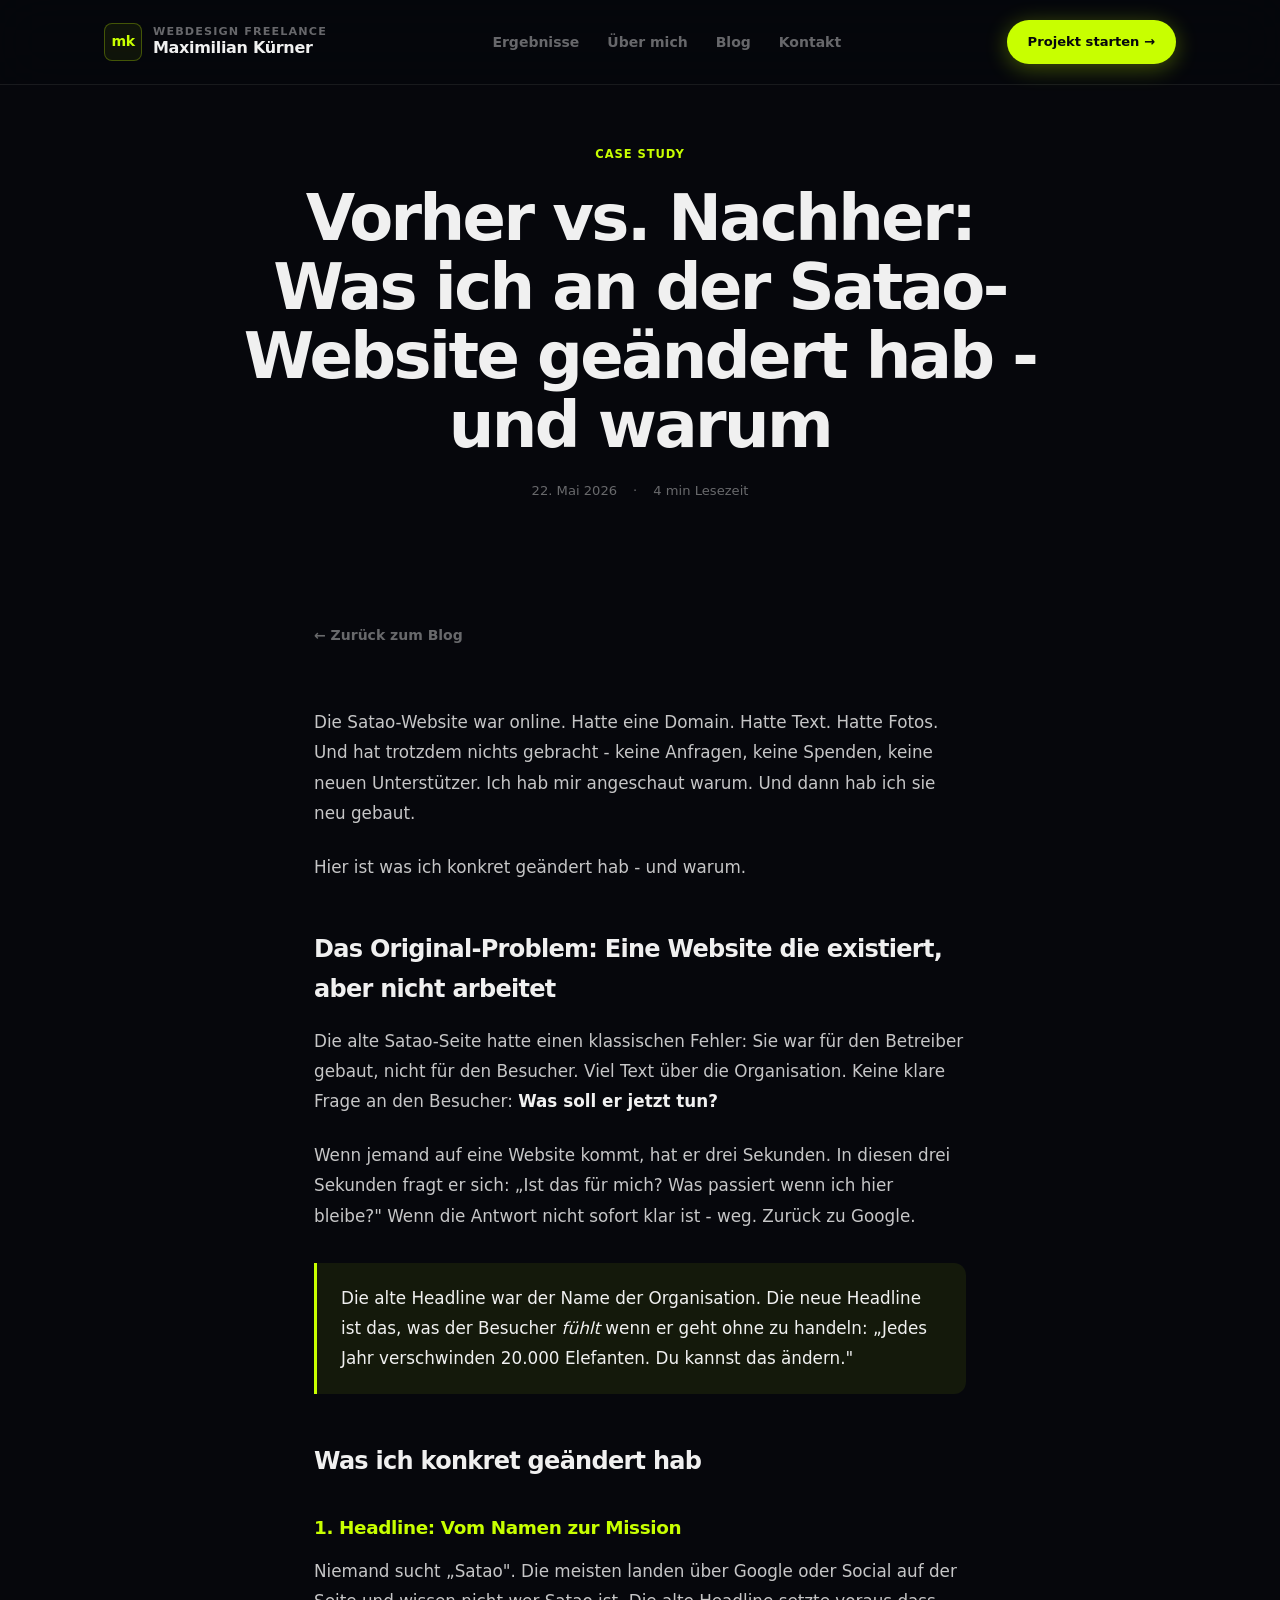
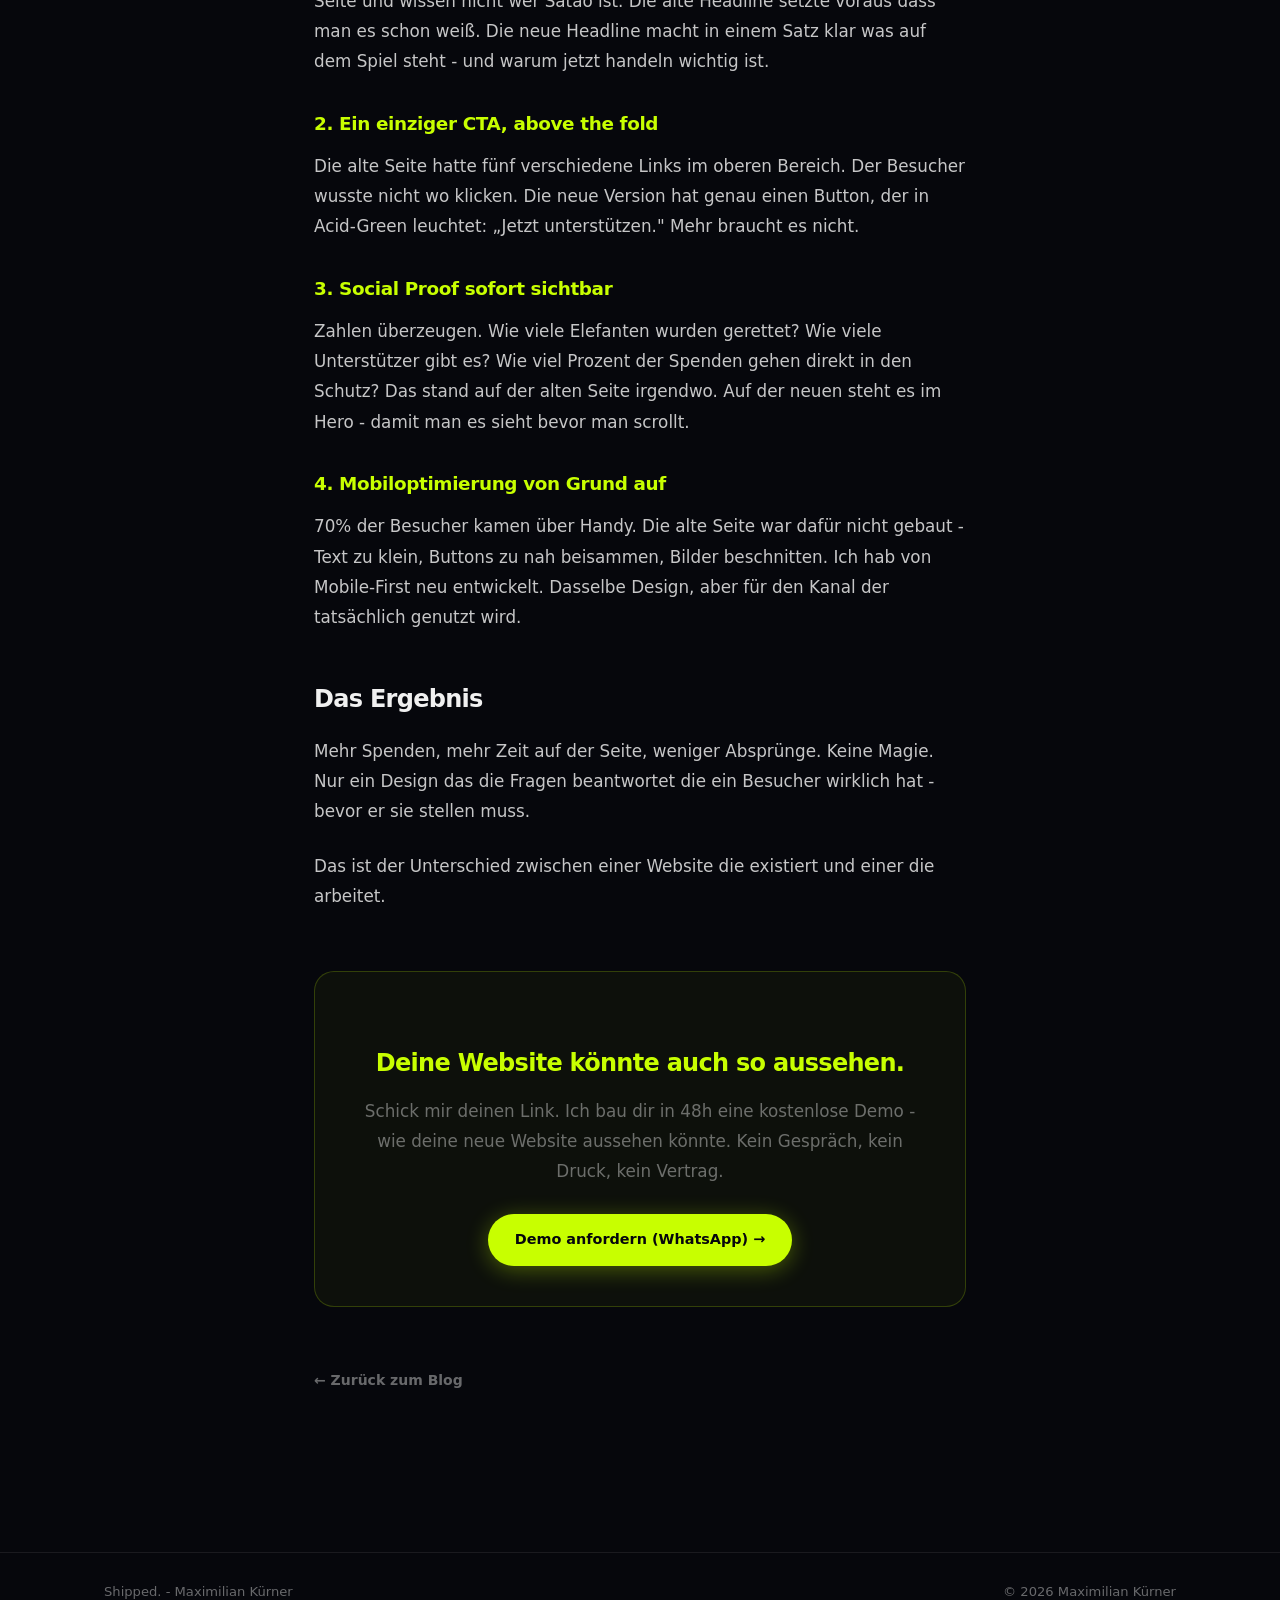
<file: posts/vorher-nachher-satao.html>
<!DOCTYPE html>
<html lang="de">
<head>
  <meta charset="UTF-8" />
  <meta name="viewport" content="width=device-width, initial-scale=1.0" />
  <link rel="icon" type="image/svg+xml" href="../favicon.svg" />
  <title>Vorher vs. Nachher: Was ich an der Satao-Website geändert hab - Maximilian Kürner</title>
  <meta name="description" content="Konkret. Welche Entscheidungen ich getroffen hab, was ich weggelassen hab, und was der Unterschied zwischen einer Website die existiert und einer die arbeitet ist." />
  <meta name="robots" content="index, follow" />
  <link rel="canonical" href="https://maximiliankuerner.at/posts/vorher-nachher-satao.html" />
  <meta property="og:type" content="article" />
  <meta property="og:title" content="Vorher vs. Nachher: Was ich an der Satao-Website geändert hab" />
  <meta property="og:description" content="Konkret. Welche Entscheidungen ich getroffen hab, was ich weggelassen hab, und was der Unterschied zwischen einer Website die existiert und einer die arbeitet ist." />
  <meta property="og:url" content="https://maximiliankuerner.at/posts/vorher-nachher-satao.html" />
  <meta property="article:published_time" content="2026-05-22" />
  <meta property="article:author" content="Maximilian Kürner" />
  <script type="application/ld+json">
  {
    "@context": "https://schema.org",
    "@type": "BlogPosting",
    "headline": "Vorher vs. Nachher: Was ich an der Satao-Website geändert hab - und warum",
    "author": { "@type": "Person", "name": "Maximilian Kürner" },
    "datePublished": "2026-05-22",
    "description": "Konkret. Welche Entscheidungen, was weggelassen, was der Unterschied ist.",
    "url": "https://maximiliankuerner.at/posts/vorher-nachher-satao.html"
  }
  </script>
  <link rel="preconnect" href="https://fonts.bunny.net" />
  <link href="https://fonts.bunny.net/css?family=bricolage-grotesque:400,700,800&display=swap" rel="stylesheet" />
  <style>
    :root {
      --bg: #06070c;
      --acid: #c8ff00;
      --text: #f0f0f0;
      --muted: rgba(240,240,240,.42);
      --bord: rgba(255,255,255,.08);
      --surf: rgba(255,255,255,.04);
      --font: 'Bricolage Grotesque', system-ui, sans-serif;
      --tr: 0.22s cubic-bezier(.4,0,.2,1);
    }
    *, *::before, *::after { box-sizing: border-box; margin: 0; padding: 0; }
    html { scroll-behavior: smooth; }
    body { background: var(--bg); color: var(--text); font-family: var(--font); line-height: 1.65; overflow-x: hidden; -webkit-font-smoothing: antialiased; }
    a { color: inherit; text-decoration: none; }
    ul { list-style: none; }

    .wrap { max-width: 1120px; margin: 0 auto; padding: 0 24px; }
    .wrap-narrow { max-width: 700px; margin: 0 auto; padding: 0 24px; }

    .btn { display: inline-flex; align-items: center; gap: 8px; padding: 13px 26px; border-radius: 100px; font-family: var(--font); font-size: .9rem; font-weight: 700; cursor: pointer; transition: transform var(--tr), box-shadow var(--tr); }
    .btn-acid { background: var(--acid); color: #06070c; border: 1px solid rgba(200,255,0,.6); box-shadow: 0 4px 22px rgba(200,255,0,.32); }
    .btn-acid:hover { transform: translateY(-2px); box-shadow: 0 8px 32px rgba(200,255,0,.48); }
    .btn-glass { background: rgba(255,255,255,.07); border: 1px solid rgba(255,255,255,.13); backdrop-filter: blur(12px); }
    .btn-glass:hover { background: rgba(255,255,255,.11); transform: translateY(-2px); }

    .nav { position: fixed; top: 0; left: 0; right: 0; z-index: 100; padding: 20px 0; background: rgba(6,7,12,.82); backdrop-filter: blur(24px); border-bottom: 1px solid var(--bord); }
    .nav-inner { display: flex; align-items: center; justify-content: space-between; }
    .nav-logo { display: flex; align-items: center; gap: 11px; }
    .nav-logo-name { display: flex; flex-direction: column; line-height: 1.15; }
    .nav-logo-name .ln1 { font-size: .7rem; font-weight: 600; letter-spacing: .1em; text-transform: uppercase; color: var(--muted); }
    .nav-logo-name .ln2 { font-size: 1rem; font-weight: 800; letter-spacing: -.02em; }
    .nav-mark {
      width: 38px;
      height: 38px;
      background: rgba(200,255,0,.06);
      border: 1.5px solid rgba(200,255,0,.28);
      border-radius: 8px;
      display: grid;
      place-items: center;
      flex-shrink: 0;
      font-family: 'Bricolage Grotesque', system-ui, sans-serif;
      font-size: .88rem;
      font-weight: 800;
      color: var(--acid);
      letter-spacing: -.04em;
      user-select: none;
      transition: border-color .22s, background .22s;
    }
    .nav-mark:hover {
      border-color: rgba(200,255,0,.55);
      background: rgba(200,255,0,.1);
    }
    .nav-links { display: flex; gap: 28px; }
    .nav-link { font-size: .875rem; font-weight: 600; color: var(--muted); transition: color var(--tr); }
    .nav-link:hover { color: var(--text); }

    /* Article */
    .post-header { padding: 140px 24px 60px; text-align: center; }
    .post-tag { display: inline-block; font-size: .72rem; font-weight: 700; letter-spacing: .08em; text-transform: uppercase; color: var(--acid); margin-bottom: 20px; }
    .post-title { font-size: clamp(2rem,5vw,4rem); font-weight: 800; letter-spacing: -.04em; line-height: 1.08; max-width: 800px; margin: 0 auto 20px; }
    .post-meta { display: flex; align-items: center; justify-content: center; gap: 16px; font-size: .82rem; color: var(--muted); }
    .post-meta span { display: flex; align-items: center; gap: 6px; }

    .post-body { padding: 60px 0 100px; }
    .post-body p { font-size: 1.05rem; color: rgba(240,240,240,.82); line-height: 1.8; margin-bottom: 24px; }
    .post-body h2 { font-size: 1.5rem; font-weight: 800; letter-spacing: -.03em; margin: 48px 0 16px; }
    .post-body h3 { font-size: 1.15rem; font-weight: 800; letter-spacing: -.02em; margin: 32px 0 12px; color: var(--acid); }
    .post-body ul, .post-body ol { padding-left: 20px; margin-bottom: 24px; }
    .post-body li { font-size: 1.05rem; color: rgba(240,240,240,.82); line-height: 1.8; margin-bottom: 8px; list-style: disc; }
    .post-body strong { color: var(--text); font-weight: 800; }
    .post-body .highlight { background: rgba(200,255,0,.07); border-left: 3px solid var(--acid); padding: 20px 24px; border-radius: 0 12px 12px 0; margin: 32px 0; }
    .post-body .highlight p { margin-bottom: 0; color: var(--text); }

    .post-cta { border-radius: 20px; border: 1px solid rgba(200,255,0,.2); background: rgba(200,255,0,.04); padding: 40px; text-align: center; margin: 60px 0; }
    .post-cta h3 { font-size: 1.5rem; font-weight: 800; letter-spacing: -.03em; margin-bottom: 12px; }
    .post-cta p { color: var(--muted); margin-bottom: 28px; }

    .back-link { display: inline-flex; align-items: center; gap: 8px; font-size: .875rem; font-weight: 700; color: var(--muted); transition: color var(--tr); margin-bottom: 60px; }
    .back-link:hover { color: var(--text); }

    footer { border-top: 1px solid var(--bord); padding: 28px 0; }
    .ft { display: flex; align-items: center; justify-content: space-between; font-size: .82rem; color: var(--muted); }

    @media (max-width: 600px) { .nav-links { display: none; } }
  </style>
</head>
<body>

  <nav class="nav">
    <div class="wrap">
      <div class="nav-inner">
        <a class="nav-logo" href="../index.html">
          <div class="nav-mark" aria-hidden="true">mk</div>
          <div class="nav-logo-name">
            <span class="ln1">Webdesign Freelance</span>
            <span class="ln2">Maximilian Kürner</span>
          </div>
        </a>
        <ul class="nav-links">
          <li><a class="nav-link" href="../index.html#results">Ergebnisse</a></li>
          <li><a class="nav-link" href="../index.html#about">Über mich</a></li>
          <li><a class="nav-link" href="../blog.html">Blog</a></li>
          <li><a class="nav-link" href="../index.html#contact">Kontakt</a></li>
        </ul>
        <a class="btn btn-acid" href="../index.html#contact" style="padding:10px 20px;font-size:.82rem;">Projekt starten →</a>
      </div>
    </div>
  </nav>

  <div class="post-header">
    <div class="post-tag">Case Study</div>
    <h1 class="post-title">Vorher vs. Nachher: Was ich an der Satao-Website geändert hab - und warum</h1>
    <div class="post-meta">
      <span>22. Mai 2026</span>
      <span>·</span>
      <span>4 min Lesezeit</span>
    </div>
  </div>

  <div class="post-body">
    <div class="wrap-narrow">

      <a class="back-link" href="../blog.html">← Zurück zum Blog</a>

      <!-- ═══════════════════════════════════════════
           INHALT - hier schreiben oder ersetzen
      ════════════════════════════════════════════ -->

      <p>Die Satao-Website war online. Hatte eine Domain. Hatte Text. Hatte Fotos. Und hat trotzdem nichts gebracht - keine Anfragen, keine Spenden, keine neuen Unterstützer. Ich hab mir angeschaut warum. Und dann hab ich sie neu gebaut.</p>

      <p>Hier ist was ich konkret geändert hab - und warum.</p>

      <h2>Das Original-Problem: Eine Website die existiert, aber nicht arbeitet</h2>

      <p>Die alte Satao-Seite hatte einen klassischen Fehler: Sie war für den Betreiber gebaut, nicht für den Besucher. Viel Text über die Organisation. Keine klare Frage an den Besucher: <strong>Was soll er jetzt tun?</strong></p>

      <p>Wenn jemand auf eine Website kommt, hat er drei Sekunden. In diesen drei Sekunden fragt er sich: „Ist das für mich? Was passiert wenn ich hier bleibe?" Wenn die Antwort nicht sofort klar ist - weg. Zurück zu Google.</p>

      <div class="highlight">
        <p>Die alte Headline war der Name der Organisation. Die neue Headline ist das, was der Besucher <em>fühlt</em> wenn er geht ohne zu handeln: „Jedes Jahr verschwinden 20.000 Elefanten. Du kannst das ändern."</p>
      </div>

      <h2>Was ich konkret geändert hab</h2>

      <h3>1. Headline: Vom Namen zur Mission</h3>
      <p>Niemand sucht „Satao". Die meisten landen über Google oder Social auf der Seite und wissen nicht wer Satao ist. Die alte Headline setzte voraus dass man es schon weiß. Die neue Headline macht in einem Satz klar was auf dem Spiel steht - und warum jetzt handeln wichtig ist.</p>

      <h3>2. Ein einziger CTA, above the fold</h3>
      <p>Die alte Seite hatte fünf verschiedene Links im oberen Bereich. Der Besucher wusste nicht wo klicken. Die neue Version hat genau einen Button, der in Acid-Green leuchtet: „Jetzt unterstützen." Mehr braucht es nicht.</p>

      <h3>3. Social Proof sofort sichtbar</h3>
      <p>Zahlen überzeugen. Wie viele Elefanten wurden gerettet? Wie viele Unterstützer gibt es? Wie viel Prozent der Spenden gehen direkt in den Schutz? Das stand auf der alten Seite irgendwo. Auf der neuen steht es im Hero - damit man es sieht bevor man scrollt.</p>

      <h3>4. Mobiloptimierung von Grund auf</h3>
      <p>70% der Besucher kamen über Handy. Die alte Seite war dafür nicht gebaut - Text zu klein, Buttons zu nah beisammen, Bilder beschnitten. Ich hab von Mobile-First neu entwickelt. Dasselbe Design, aber für den Kanal der tatsächlich genutzt wird.</p>

      <h2>Das Ergebnis</h2>

      <p>Mehr Spenden, mehr Zeit auf der Seite, weniger Absprünge. Keine Magie. Nur ein Design das die Fragen beantwortet die ein Besucher wirklich hat - bevor er sie stellen muss.</p>

      <p>Das ist der Unterschied zwischen einer Website die existiert und einer die arbeitet.</p>

      <div class="post-cta">
        <h3>Deine Website könnte auch so aussehen.</h3>
        <p>Schick mir deinen Link. Ich bau dir in 48h eine kostenlose Demo - wie deine neue Website aussehen könnte. Kein Gespräch, kein Druck, kein Vertrag.</p>
        <a class="btn btn-acid" href="https://wa.me/4367764278292?text=Hey%20Maximilian%2C%20hier%20ist%20mein%20Website-Link%3A%20" target="_blank" rel="noopener">Demo anfordern (WhatsApp) →</a>
      </div>

      <a class="back-link" href="../blog.html">← Zurück zum Blog</a>

    </div>
  </div>

  <footer>
    <div class="wrap ft">
      <div>Shipped. - Maximilian Kürner</div>
      <div>© <script>document.write(new Date().getFullYear())</script> Maximilian Kürner</div>
    </div>
  </footer>

  <script src="../sexyscroll.js"></script>
</body>
</html>
</file>
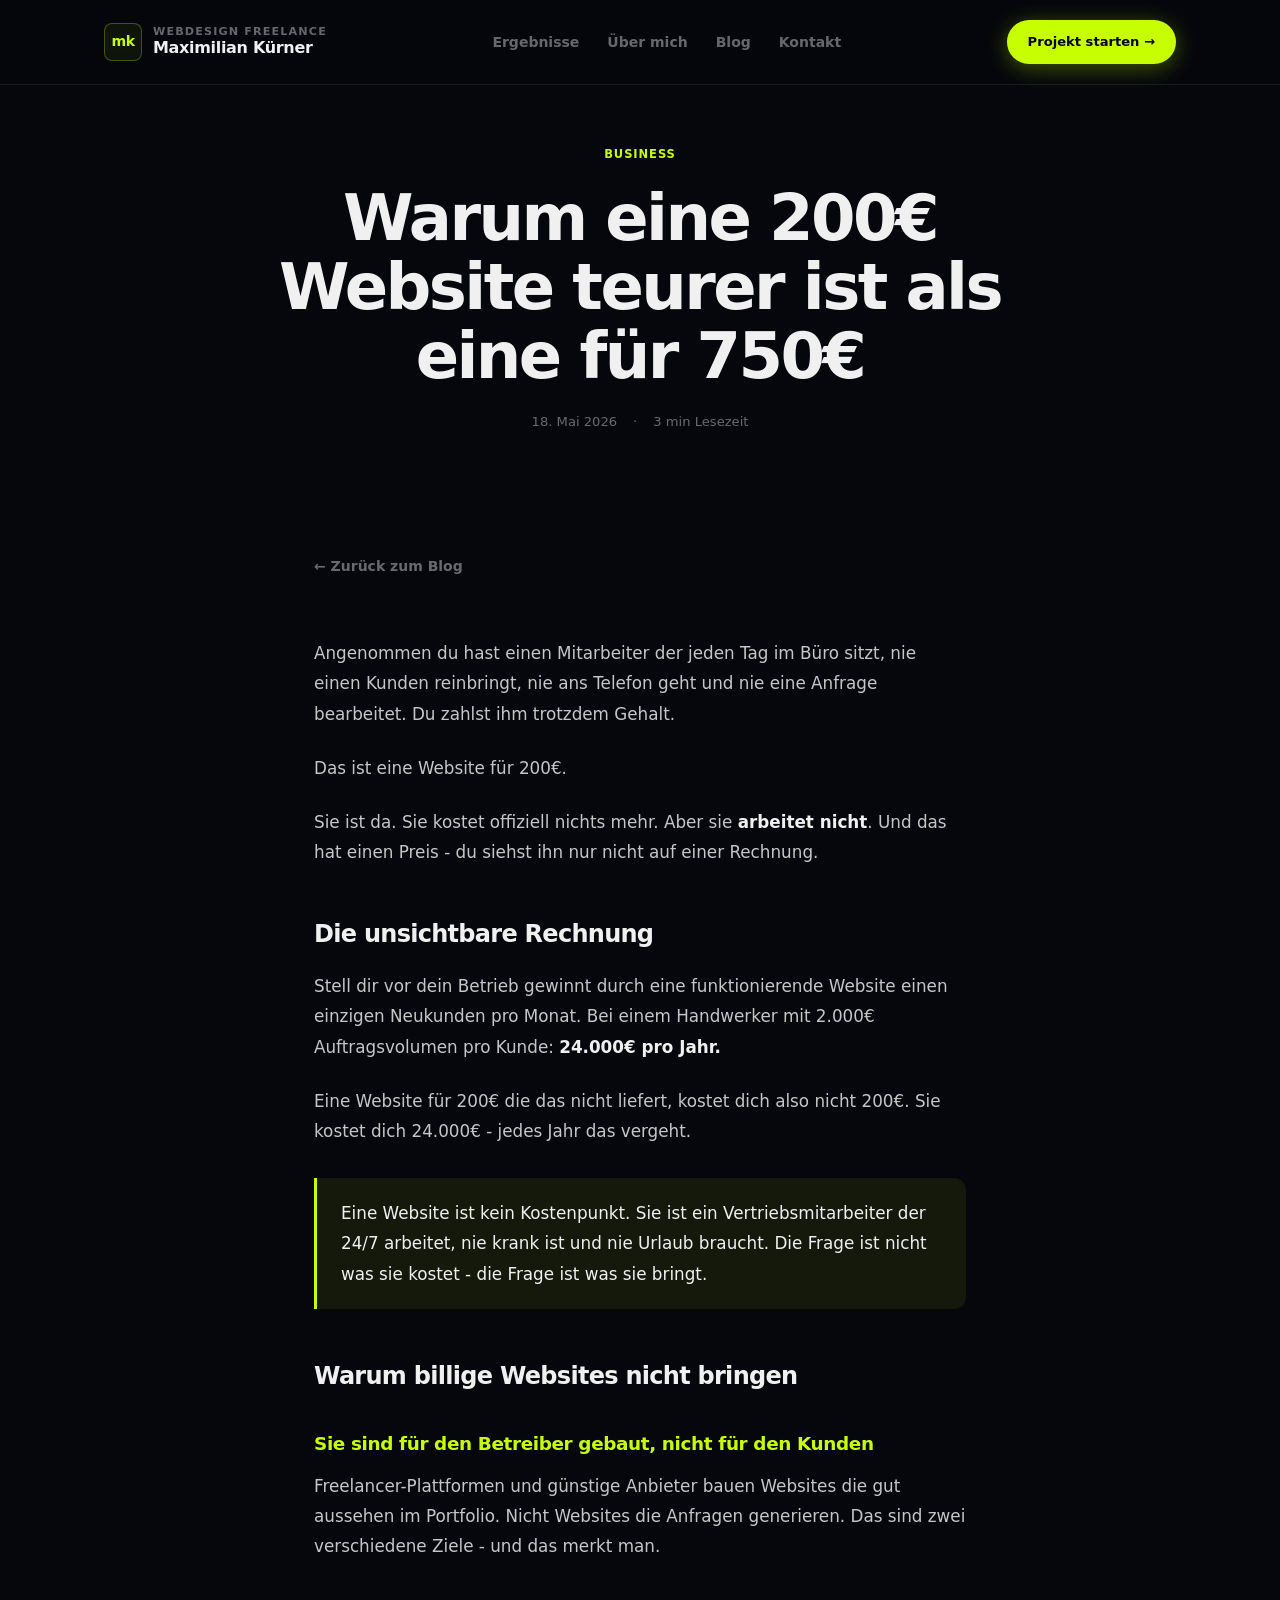
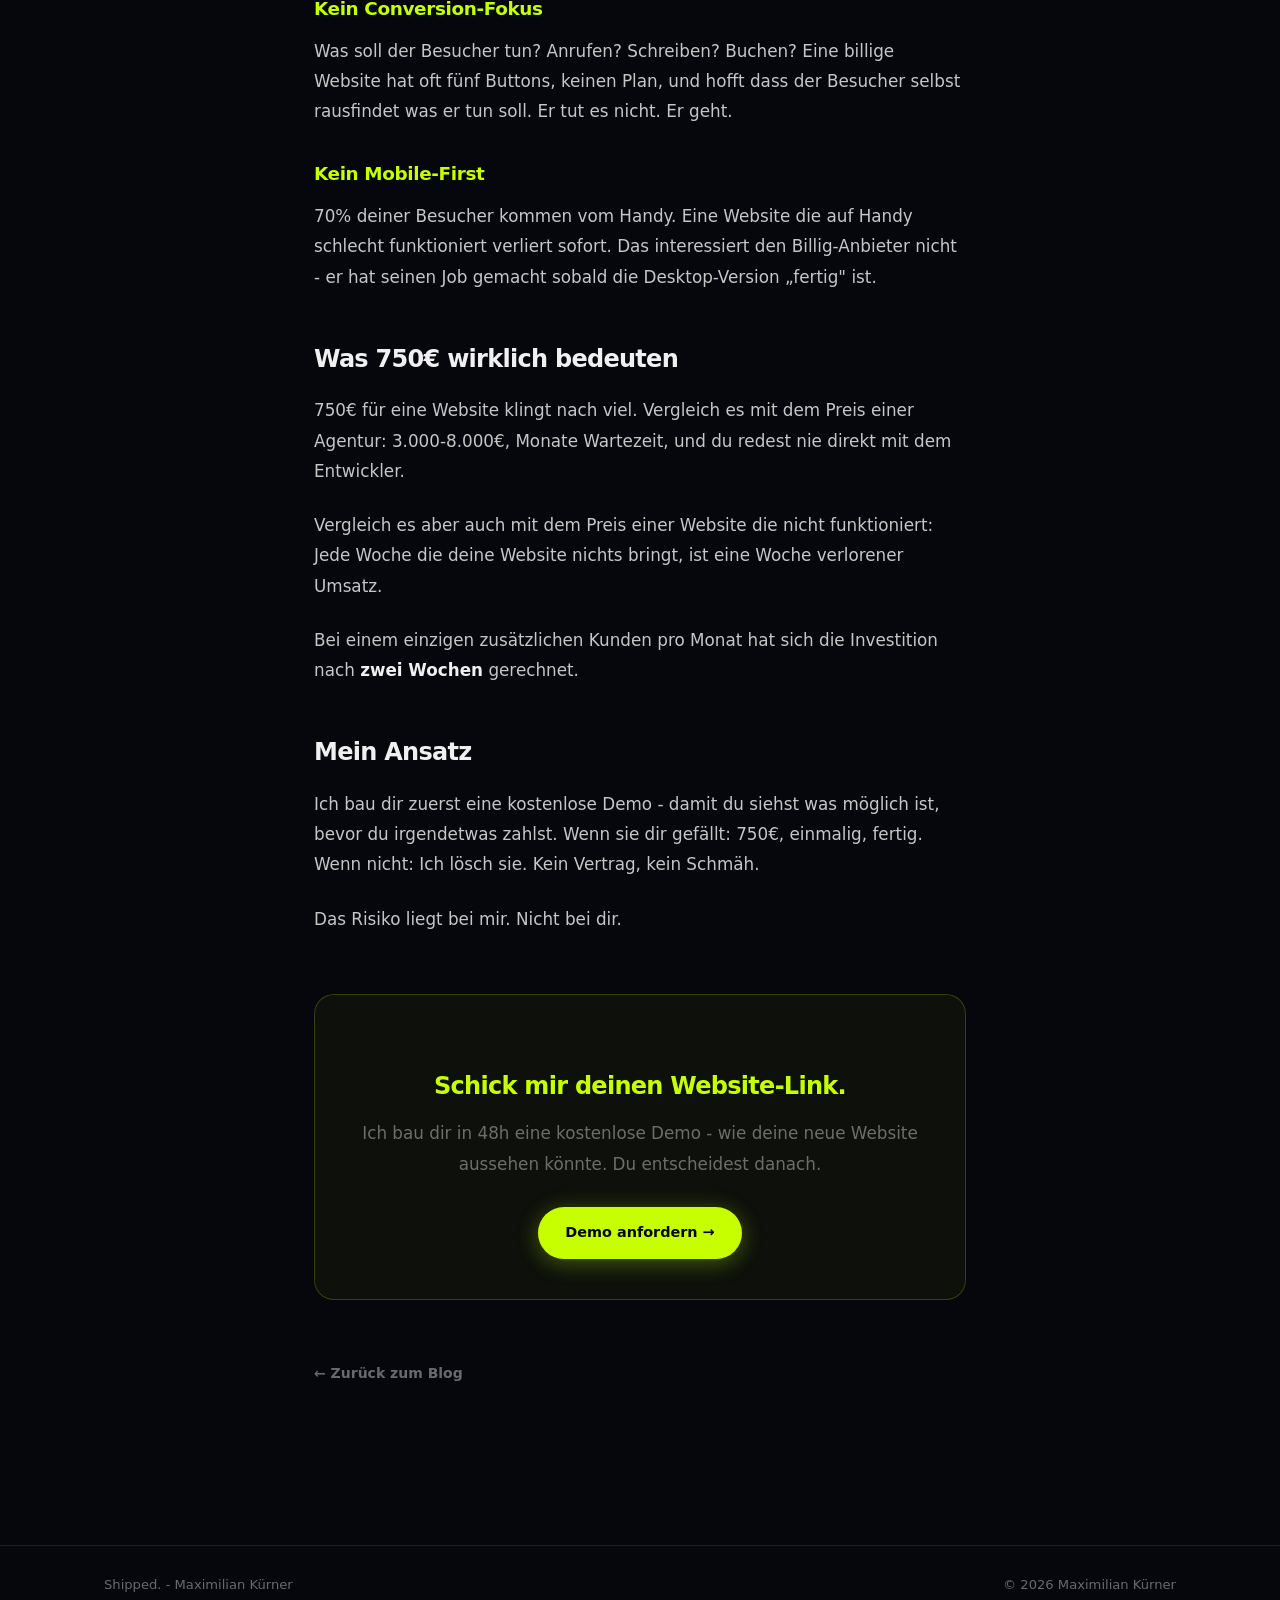
<file: posts/warum-billige-websites-mehr-kosten.html>
<!DOCTYPE html>
<html lang="de">
<head>
  <meta charset="UTF-8" />
  <meta name="viewport" content="width=device-width, initial-scale=1.0" />
  <link rel="icon" type="image/svg+xml" href="../favicon.svg" />
  <title>Warum eine 200€ Website teurer ist als eine für 750€ - Maximilian Kürner</title>
  <meta name="description" content="Eine Website die keine Kunden bringt kostet dich jeden Monat Geld - auch wenn du nichts zahlst. Die Rechnung die die meisten nicht machen." />
  <meta name="robots" content="index, follow" />
  <link rel="canonical" href="https://maximiliankuerner.at/posts/warum-billige-websites-mehr-kosten.html" />
  <meta property="og:type" content="article" />
  <meta property="og:title" content="Warum eine 200€ Website teurer ist als eine für 750€" />
  <meta property="og:description" content="Eine Website die keine Kunden bringt kostet dich jeden Monat Geld - auch wenn du nichts zahlst." />
  <meta property="og:url" content="https://maximiliankuerner.at/posts/warum-billige-websites-mehr-kosten.html" />
  <meta property="article:published_time" content="2026-05-18" />
  <meta property="article:author" content="Maximilian Kürner" />
  <script type="application/ld+json">
  {
    "@context": "https://schema.org",
    "@type": "BlogPosting",
    "headline": "Warum eine 200€ Website teurer ist als eine für 750€",
    "author": { "@type": "Person", "name": "Maximilian Kürner" },
    "datePublished": "2026-05-18",
    "description": "Eine Website die keine Kunden bringt kostet dich jeden Monat Geld.",
    "url": "https://maximiliankuerner.at/posts/warum-billige-websites-mehr-kosten.html"
  }
  </script>
  <link rel="preconnect" href="https://fonts.bunny.net" />
  <link href="https://fonts.bunny.net/css?family=bricolage-grotesque:400,700,800&display=swap" rel="stylesheet" />
  <style>
    :root {
      --bg: #06070c;
      --acid: #c8ff00;
      --text: #f0f0f0;
      --muted: rgba(240,240,240,.42);
      --bord: rgba(255,255,255,.08);
      --surf: rgba(255,255,255,.04);
      --font: 'Bricolage Grotesque', system-ui, sans-serif;
      --tr: 0.22s cubic-bezier(.4,0,.2,1);
    }
    *, *::before, *::after { box-sizing: border-box; margin: 0; padding: 0; }
    html { scroll-behavior: smooth; }
    body { background: var(--bg); color: var(--text); font-family: var(--font); line-height: 1.65; overflow-x: hidden; -webkit-font-smoothing: antialiased; }
    a { color: inherit; text-decoration: none; }
    ul { list-style: none; }

    .wrap { max-width: 1120px; margin: 0 auto; padding: 0 24px; }
    .wrap-narrow { max-width: 700px; margin: 0 auto; padding: 0 24px; }

    .btn { display: inline-flex; align-items: center; gap: 8px; padding: 13px 26px; border-radius: 100px; font-family: var(--font); font-size: .9rem; font-weight: 700; cursor: pointer; transition: transform var(--tr), box-shadow var(--tr); }
    .btn-acid { background: var(--acid); color: #06070c; border: 1px solid rgba(200,255,0,.6); box-shadow: 0 4px 22px rgba(200,255,0,.32); }
    .btn-acid:hover { transform: translateY(-2px); box-shadow: 0 8px 32px rgba(200,255,0,.48); }
    .btn-glass { background: rgba(255,255,255,.07); border: 1px solid rgba(255,255,255,.13); backdrop-filter: blur(12px); }
    .btn-glass:hover { background: rgba(255,255,255,.11); transform: translateY(-2px); }

    .nav { position: fixed; top: 0; left: 0; right: 0; z-index: 100; padding: 20px 0; background: rgba(6,7,12,.82); backdrop-filter: blur(24px); border-bottom: 1px solid var(--bord); }
    .nav-inner { display: flex; align-items: center; justify-content: space-between; }
    .nav-logo { display: flex; align-items: center; gap: 11px; }
    .nav-logo-name { display: flex; flex-direction: column; line-height: 1.15; }
    .nav-logo-name .ln1 { font-size: .7rem; font-weight: 600; letter-spacing: .1em; text-transform: uppercase; color: var(--muted); }
    .nav-logo-name .ln2 { font-size: 1rem; font-weight: 800; letter-spacing: -.02em; }
    .nav-mark {
      width: 38px;
      height: 38px;
      background: rgba(200,255,0,.06);
      border: 1.5px solid rgba(200,255,0,.28);
      border-radius: 8px;
      display: grid;
      place-items: center;
      flex-shrink: 0;
      font-family: 'Bricolage Grotesque', system-ui, sans-serif;
      font-size: .88rem;
      font-weight: 800;
      color: var(--acid);
      letter-spacing: -.04em;
      user-select: none;
      transition: border-color .22s, background .22s;
    }
    .nav-mark:hover {
      border-color: rgba(200,255,0,.55);
      background: rgba(200,255,0,.1);
    }
    .nav-links { display: flex; gap: 28px; }
    .nav-link { font-size: .875rem; font-weight: 600; color: var(--muted); transition: color var(--tr); }
    .nav-link:hover { color: var(--text); }

    /* Article */
    .post-header { padding: 140px 24px 60px; text-align: center; }
    .post-tag { display: inline-block; font-size: .72rem; font-weight: 700; letter-spacing: .08em; text-transform: uppercase; color: var(--acid); margin-bottom: 20px; }
    .post-title { font-size: clamp(2rem,5vw,4rem); font-weight: 800; letter-spacing: -.04em; line-height: 1.08; max-width: 800px; margin: 0 auto 20px; }
    .post-meta { display: flex; align-items: center; justify-content: center; gap: 16px; font-size: .82rem; color: var(--muted); }
    .post-meta span { display: flex; align-items: center; gap: 6px; }

    .post-body { padding: 60px 0 100px; }
    .post-body p { font-size: 1.05rem; color: rgba(240,240,240,.82); line-height: 1.8; margin-bottom: 24px; }
    .post-body h2 { font-size: 1.5rem; font-weight: 800; letter-spacing: -.03em; margin: 48px 0 16px; }
    .post-body h3 { font-size: 1.15rem; font-weight: 800; letter-spacing: -.02em; margin: 32px 0 12px; color: var(--acid); }
    .post-body ul, .post-body ol { padding-left: 20px; margin-bottom: 24px; }
    .post-body li { font-size: 1.05rem; color: rgba(240,240,240,.82); line-height: 1.8; margin-bottom: 8px; list-style: disc; }
    .post-body strong { color: var(--text); font-weight: 800; }
    .post-body .highlight { background: rgba(200,255,0,.07); border-left: 3px solid var(--acid); padding: 20px 24px; border-radius: 0 12px 12px 0; margin: 32px 0; }
    .post-body .highlight p { margin-bottom: 0; color: var(--text); }

    .post-cta { border-radius: 20px; border: 1px solid rgba(200,255,0,.2); background: rgba(200,255,0,.04); padding: 40px; text-align: center; margin: 60px 0; }
    .post-cta h3 { font-size: 1.5rem; font-weight: 800; letter-spacing: -.03em; margin-bottom: 12px; }
    .post-cta p { color: var(--muted); margin-bottom: 28px; }

    .back-link { display: inline-flex; align-items: center; gap: 8px; font-size: .875rem; font-weight: 700; color: var(--muted); transition: color var(--tr); margin-bottom: 60px; }
    .back-link:hover { color: var(--text); }

    footer { border-top: 1px solid var(--bord); padding: 28px 0; }
    .ft { display: flex; align-items: center; justify-content: space-between; font-size: .82rem; color: var(--muted); }

    @media (max-width: 600px) { .nav-links { display: none; } }
  </style>
</head>
<body>

  <nav class="nav">
    <div class="wrap">
      <div class="nav-inner">
        <a class="nav-logo" href="../index.html">
          <div class="nav-mark" aria-hidden="true">mk</div>
          <div class="nav-logo-name">
            <span class="ln1">Webdesign Freelance</span>
            <span class="ln2">Maximilian Kürner</span>
          </div>
        </a>
        <ul class="nav-links">
          <li><a class="nav-link" href="../index.html#results">Ergebnisse</a></li>
          <li><a class="nav-link" href="../index.html#about">Über mich</a></li>
          <li><a class="nav-link" href="../blog.html">Blog</a></li>
          <li><a class="nav-link" href="../index.html#contact">Kontakt</a></li>
        </ul>
        <a class="btn btn-acid" href="../index.html#contact" style="padding:10px 20px;font-size:.82rem;">Projekt starten →</a>
      </div>
    </div>
  </nav>

  <div class="post-header">
    <div class="post-tag">Business</div>
    <h1 class="post-title">Warum eine 200€ Website teurer ist als eine für 750€</h1>
    <div class="post-meta">
      <span>18. Mai 2026</span>
      <span>·</span>
      <span>3 min Lesezeit</span>
    </div>
  </div>

  <div class="post-body">
    <div class="wrap-narrow">

      <a class="back-link" href="../blog.html">← Zurück zum Blog</a>

      <!-- ═══════════════════════════════════════════
           INHALT - hier schreiben oder ersetzen
      ════════════════════════════════════════════ -->

      <p>Angenommen du hast einen Mitarbeiter der jeden Tag im Büro sitzt, nie einen Kunden reinbringt, nie ans Telefon geht und nie eine Anfrage bearbeitet. Du zahlst ihm trotzdem Gehalt.</p>

      <p>Das ist eine Website für 200€.</p>

      <p>Sie ist da. Sie kostet offiziell nichts mehr. Aber sie <strong>arbeitet nicht</strong>. Und das hat einen Preis - du siehst ihn nur nicht auf einer Rechnung.</p>

      <h2>Die unsichtbare Rechnung</h2>

      <p>Stell dir vor dein Betrieb gewinnt durch eine funktionierende Website einen einzigen Neukunden pro Monat. Bei einem Handwerker mit 2.000€ Auftragsvolumen pro Kunde: <strong>24.000€ pro Jahr.</strong></p>

      <p>Eine Website für 200€ die das nicht liefert, kostet dich also nicht 200€. Sie kostet dich 24.000€ - jedes Jahr das vergeht.</p>

      <div class="highlight">
        <p>Eine Website ist kein Kostenpunkt. Sie ist ein Vertriebsmitarbeiter der 24/7 arbeitet, nie krank ist und nie Urlaub braucht. Die Frage ist nicht was sie kostet - die Frage ist was sie bringt.</p>
      </div>

      <h2>Warum billige Websites nicht bringen</h2>

      <h3>Sie sind für den Betreiber gebaut, nicht für den Kunden</h3>
      <p>Freelancer-Plattformen und günstige Anbieter bauen Websites die gut aussehen im Portfolio. Nicht Websites die Anfragen generieren. Das sind zwei verschiedene Ziele - und das merkt man.</p>

      <h3>Kein Conversion-Fokus</h3>
      <p>Was soll der Besucher tun? Anrufen? Schreiben? Buchen? Eine billige Website hat oft fünf Buttons, keinen Plan, und hofft dass der Besucher selbst rausfindet was er tun soll. Er tut es nicht. Er geht.</p>

      <h3>Kein Mobile-First</h3>
      <p>70% deiner Besucher kommen vom Handy. Eine Website die auf Handy schlecht funktioniert verliert sofort. Das interessiert den Billig-Anbieter nicht - er hat seinen Job gemacht sobald die Desktop-Version „fertig" ist.</p>

      <h2>Was 750€ wirklich bedeuten</h2>

      <p>750€ für eine Website klingt nach viel. Vergleich es mit dem Preis einer Agentur: 3.000-8.000€, Monate Wartezeit, und du redest nie direkt mit dem Entwickler.</p>

      <p>Vergleich es aber auch mit dem Preis einer Website die nicht funktioniert: Jede Woche die deine Website nichts bringt, ist eine Woche verlorener Umsatz.</p>

      <p>Bei einem einzigen zusätzlichen Kunden pro Monat hat sich die Investition nach <strong>zwei Wochen</strong> gerechnet.</p>

      <h2>Mein Ansatz</h2>

      <p>Ich bau dir zuerst eine kostenlose Demo - damit du siehst was möglich ist, bevor du irgendetwas zahlst. Wenn sie dir gefällt: 750€, einmalig, fertig. Wenn nicht: Ich lösch sie. Kein Vertrag, kein Schmäh.</p>

      <p>Das Risiko liegt bei mir. Nicht bei dir.</p>

      <div class="post-cta">
        <h3>Schick mir deinen Website-Link.</h3>
        <p>Ich bau dir in 48h eine kostenlose Demo - wie deine neue Website aussehen könnte. Du entscheidest danach.</p>
        <a class="btn btn-acid" href="https://wa.me/4367764278292?text=Hey%20Maximilian%2C%20hier%20ist%20mein%20Website-Link%3A%20" target="_blank" rel="noopener">Demo anfordern →</a>
      </div>

      <a class="back-link" href="../blog.html">← Zurück zum Blog</a>

    </div>
  </div>

  <footer>
    <div class="wrap ft">
      <div>Shipped. - Maximilian Kürner</div>
      <div>© <script>document.write(new Date().getFullYear())</script> Maximilian Kürner</div>
    </div>
  </footer>

  <script src="../sexyscroll.js"></script>
</body>
</html>
</file>
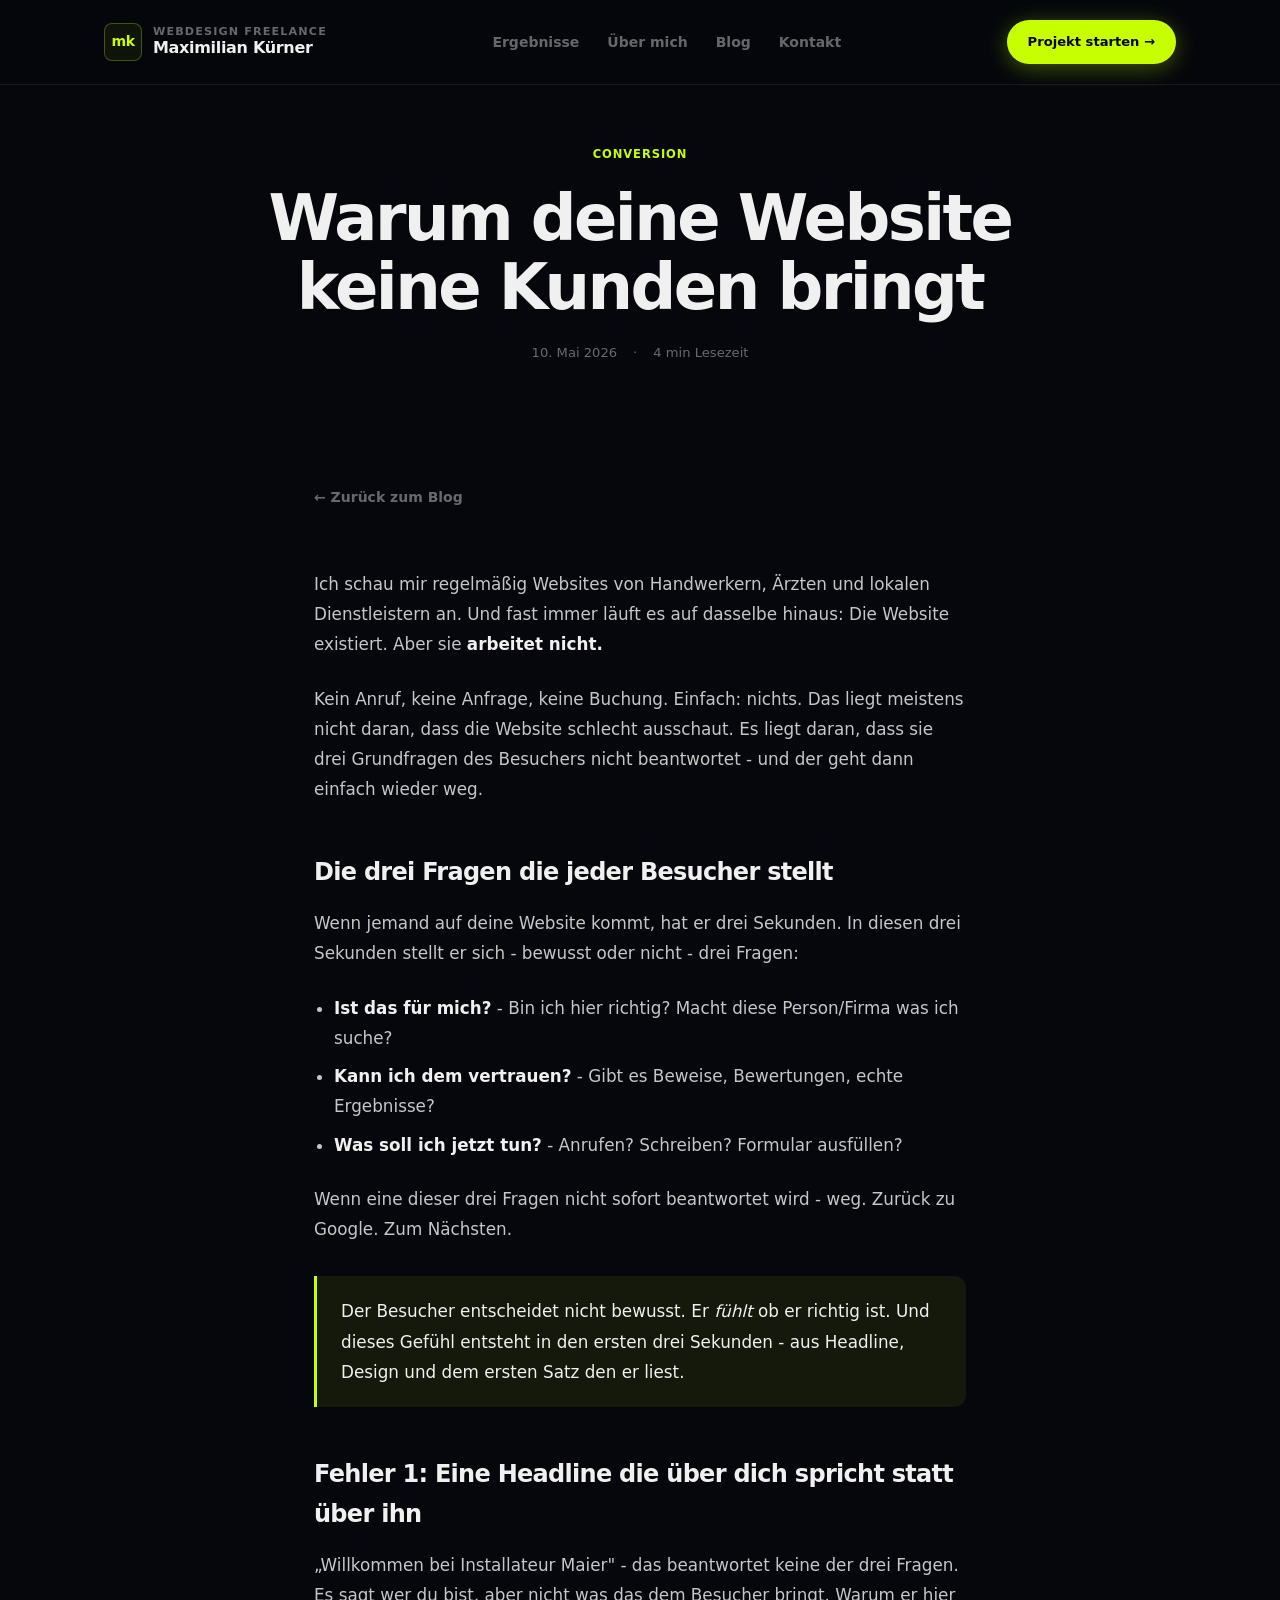
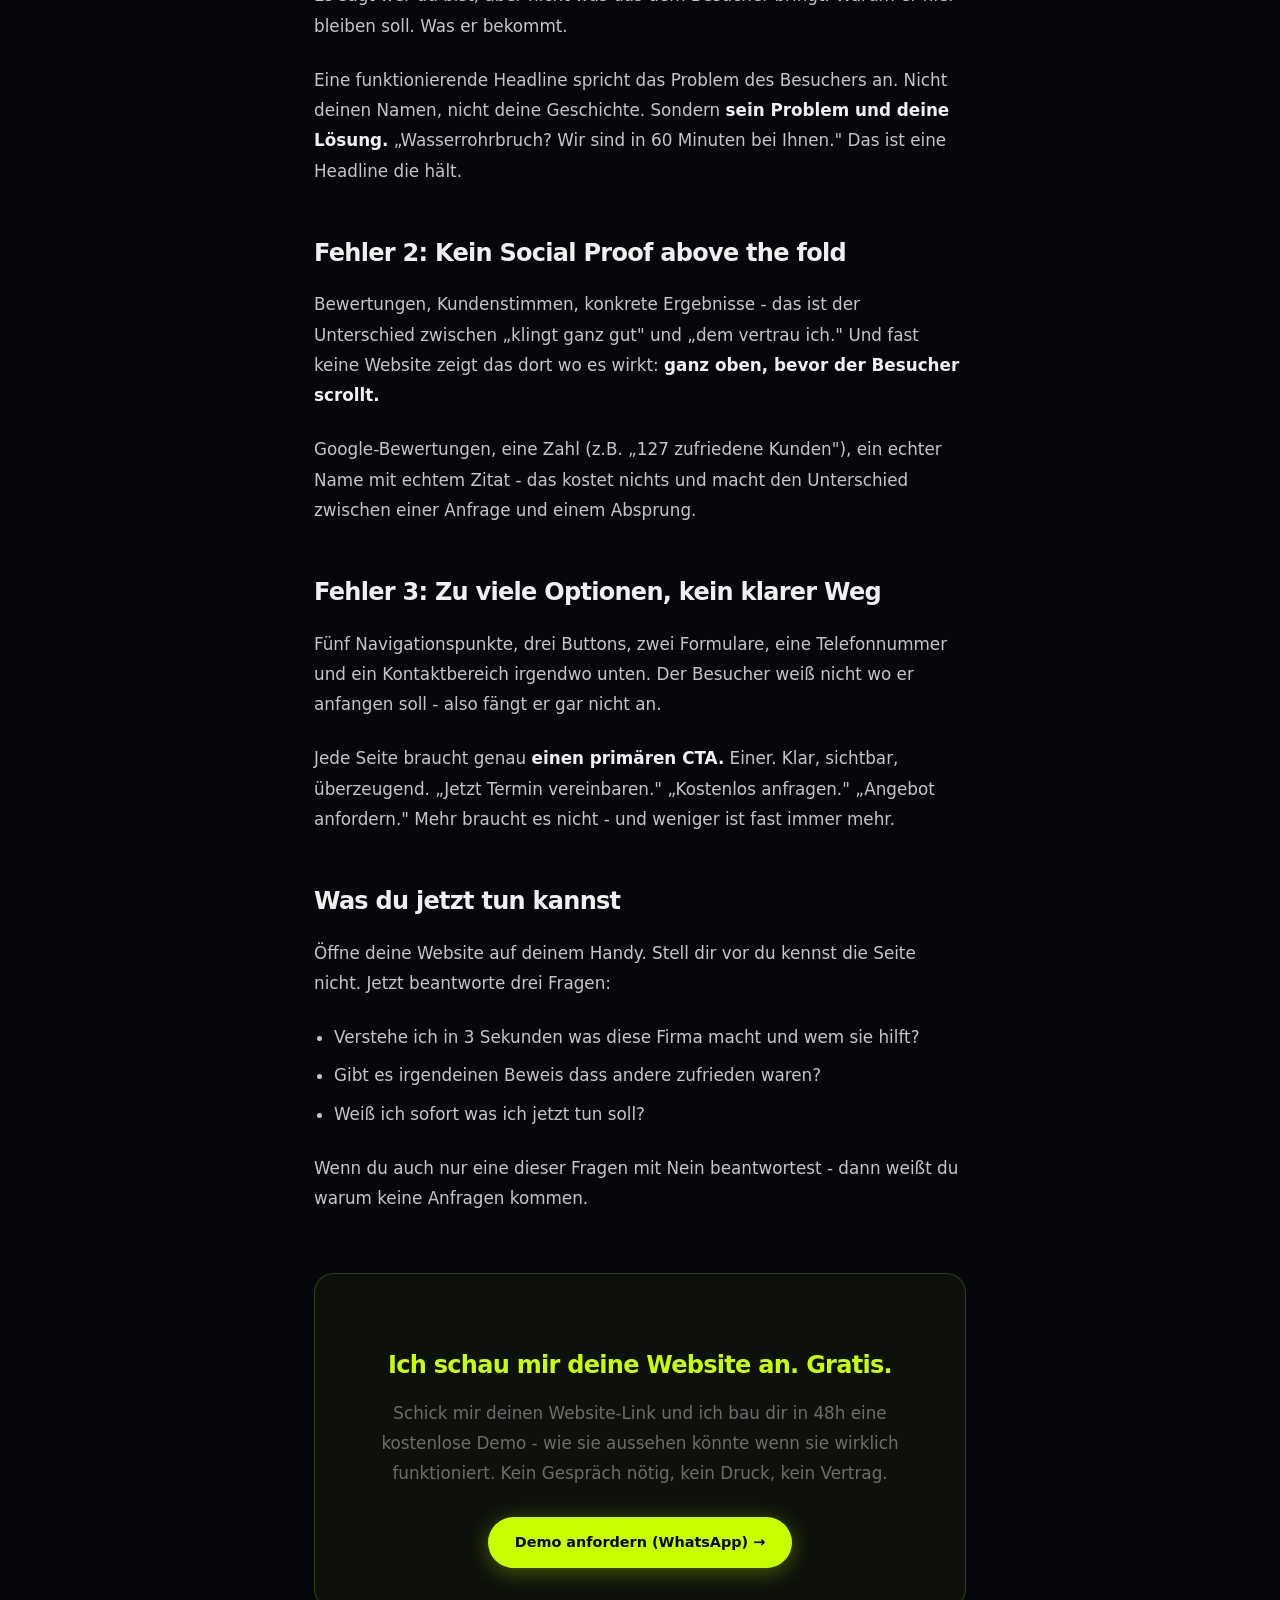
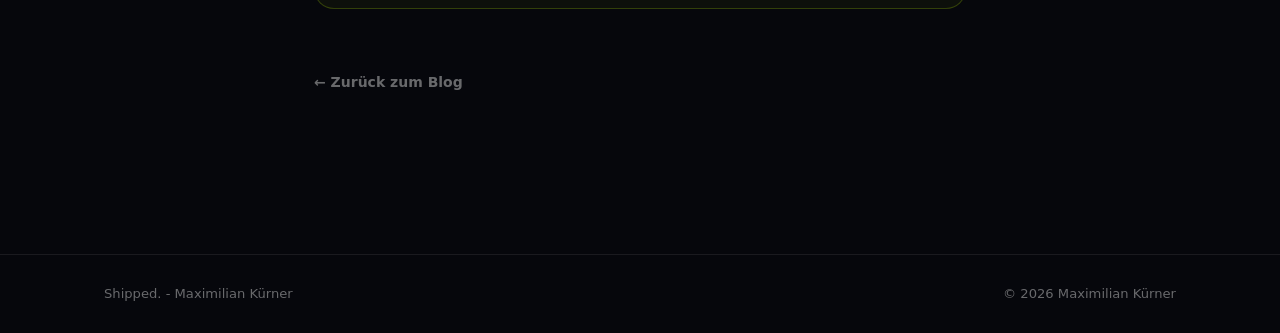
<file: posts/warum-deine-website-keine-kunden-bringt.html>
<!DOCTYPE html>
<html lang="de">
<head>
  <meta charset="UTF-8" />
  <meta name="viewport" content="width=device-width, initial-scale=1.0" />
  <link rel="icon" type="image/svg+xml" href="../favicon.svg" />
  <title>Warum deine Website keine Kunden bringt - Maximilian Kürner</title>
  <meta name="description" content="Die meisten Websites haben einen Besucher. Und einen Ausgang. Keine Anfrage, kein Anruf. Drei Gründe warum - und was dagegen hilft." />
  <meta name="robots" content="index, follow" />
  <link rel="canonical" href="https://maximiliankuerner.at/posts/warum-deine-website-keine-kunden-bringt.html" />
  <meta property="og:type" content="article" />
  <meta property="og:title" content="Warum deine Website keine Kunden bringt" />
  <meta property="og:description" content="Die meisten Websites haben einen Besucher. Und einen Ausgang. Keine Anfrage, kein Anruf." />
  <meta property="og:url" content="https://maximiliankuerner.at/posts/warum-deine-website-keine-kunden-bringt.html" />
  <meta property="article:published_time" content="2026-05-10" />
  <meta property="article:author" content="Maximilian Kürner" />
  <script type="application/ld+json">
  {
    "@context": "https://schema.org",
    "@type": "BlogPosting",
    "headline": "Warum deine Website keine Kunden bringt",
    "author": { "@type": "Person", "name": "Maximilian Kürner" },
    "datePublished": "2026-05-10",
    "description": "Die meisten Websites haben einen Besucher. Und einen Ausgang.",
    "url": "https://maximiliankuerner.at/posts/warum-deine-website-keine-kunden-bringt.html"
  }
  </script>
  <link rel="preconnect" href="https://fonts.bunny.net" />
  <link href="https://fonts.bunny.net/css?family=bricolage-grotesque:400,700,800&display=swap" rel="stylesheet" />
  <style>
    :root {
      --bg: #06070c;
      --acid: #c8ff00;
      --text: #f0f0f0;
      --muted: rgba(240,240,240,.42);
      --bord: rgba(255,255,255,.08);
      --surf: rgba(255,255,255,.04);
      --font: 'Bricolage Grotesque', system-ui, sans-serif;
      --tr: 0.22s cubic-bezier(.4,0,.2,1);
    }
    *, *::before, *::after { box-sizing: border-box; margin: 0; padding: 0; }
    html { scroll-behavior: smooth; }
    body { background: var(--bg); color: var(--text); font-family: var(--font); line-height: 1.65; overflow-x: hidden; -webkit-font-smoothing: antialiased; }
    a { color: inherit; text-decoration: none; }
    ul { list-style: none; }

    .wrap { max-width: 1120px; margin: 0 auto; padding: 0 24px; }
    .wrap-narrow { max-width: 700px; margin: 0 auto; padding: 0 24px; }

    .btn { display: inline-flex; align-items: center; gap: 8px; padding: 13px 26px; border-radius: 100px; font-family: var(--font); font-size: .9rem; font-weight: 700; cursor: pointer; transition: transform var(--tr), box-shadow var(--tr); }
    .btn-acid { background: var(--acid); color: #06070c; border: 1px solid rgba(200,255,0,.6); box-shadow: 0 4px 22px rgba(200,255,0,.32); }
    .btn-acid:hover { transform: translateY(-2px); box-shadow: 0 8px 32px rgba(200,255,0,.48); }
    .btn-glass { background: rgba(255,255,255,.07); border: 1px solid rgba(255,255,255,.13); backdrop-filter: blur(12px); }
    .btn-glass:hover { background: rgba(255,255,255,.11); transform: translateY(-2px); }

    .nav { position: fixed; top: 0; left: 0; right: 0; z-index: 100; padding: 20px 0; background: rgba(6,7,12,.82); backdrop-filter: blur(24px); border-bottom: 1px solid var(--bord); }
    .nav-inner { display: flex; align-items: center; justify-content: space-between; }
    .nav-logo { display: flex; align-items: center; gap: 11px; }
    .nav-logo-name { display: flex; flex-direction: column; line-height: 1.15; }
    .nav-logo-name .ln1 { font-size: .7rem; font-weight: 600; letter-spacing: .1em; text-transform: uppercase; color: var(--muted); }
    .nav-logo-name .ln2 { font-size: 1rem; font-weight: 800; letter-spacing: -.02em; }
    .nav-mark {
      width: 38px;
      height: 38px;
      background: rgba(200,255,0,.06);
      border: 1.5px solid rgba(200,255,0,.28);
      border-radius: 8px;
      display: grid;
      place-items: center;
      flex-shrink: 0;
      font-family: 'Bricolage Grotesque', system-ui, sans-serif;
      font-size: .88rem;
      font-weight: 800;
      color: var(--acid);
      letter-spacing: -.04em;
      user-select: none;
      transition: border-color .22s, background .22s;
    }
    .nav-mark:hover {
      border-color: rgba(200,255,0,.55);
      background: rgba(200,255,0,.1);
    }
    .nav-links { display: flex; gap: 28px; }
    .nav-link { font-size: .875rem; font-weight: 600; color: var(--muted); transition: color var(--tr); }
    .nav-link:hover { color: var(--text); }

    /* Article */
    .post-header { padding: 140px 24px 60px; text-align: center; }
    .post-tag { display: inline-block; font-size: .72rem; font-weight: 700; letter-spacing: .08em; text-transform: uppercase; color: var(--acid); margin-bottom: 20px; }
    .post-title { font-size: clamp(2rem,5vw,4rem); font-weight: 800; letter-spacing: -.04em; line-height: 1.08; max-width: 800px; margin: 0 auto 20px; }
    .post-meta { display: flex; align-items: center; justify-content: center; gap: 16px; font-size: .82rem; color: var(--muted); }
    .post-meta span { display: flex; align-items: center; gap: 6px; }

    .post-body { padding: 60px 0 100px; }
    .post-body p { font-size: 1.05rem; color: rgba(240,240,240,.82); line-height: 1.8; margin-bottom: 24px; }
    .post-body h2 { font-size: 1.5rem; font-weight: 800; letter-spacing: -.03em; margin: 48px 0 16px; }
    .post-body h3 { font-size: 1.15rem; font-weight: 800; letter-spacing: -.02em; margin: 32px 0 12px; color: var(--acid); }
    .post-body ul, .post-body ol { padding-left: 20px; margin-bottom: 24px; }
    .post-body li { font-size: 1.05rem; color: rgba(240,240,240,.82); line-height: 1.8; margin-bottom: 8px; list-style: disc; }
    .post-body strong { color: var(--text); font-weight: 800; }
    .post-body .highlight { background: rgba(200,255,0,.07); border-left: 3px solid var(--acid); padding: 20px 24px; border-radius: 0 12px 12px 0; margin: 32px 0; }
    .post-body .highlight p { margin-bottom: 0; color: var(--text); }

    .post-cta { border-radius: 20px; border: 1px solid rgba(200,255,0,.2); background: rgba(200,255,0,.04); padding: 40px; text-align: center; margin: 60px 0; }
    .post-cta h3 { font-size: 1.5rem; font-weight: 800; letter-spacing: -.03em; margin-bottom: 12px; }
    .post-cta p { color: var(--muted); margin-bottom: 28px; }

    .back-link { display: inline-flex; align-items: center; gap: 8px; font-size: .875rem; font-weight: 700; color: var(--muted); transition: color var(--tr); margin-bottom: 60px; }
    .back-link:hover { color: var(--text); }

    footer { border-top: 1px solid var(--bord); padding: 28px 0; }
    .ft { display: flex; align-items: center; justify-content: space-between; font-size: .82rem; color: var(--muted); }

    @media (max-width: 600px) { .nav-links { display: none; } }
  </style>
</head>
<body>

  <nav class="nav">
    <div class="wrap">
      <div class="nav-inner">
        <a class="nav-logo" href="../index.html">
          <div class="nav-mark" aria-hidden="true">mk</div>
          <div class="nav-logo-name">
            <span class="ln1">Webdesign Freelance</span>
            <span class="ln2">Maximilian Kürner</span>
          </div>
        </a>
        <ul class="nav-links">
          <li><a class="nav-link" href="../index.html#results">Ergebnisse</a></li>
          <li><a class="nav-link" href="../index.html#about">Über mich</a></li>
          <li><a class="nav-link" href="../blog.html">Blog</a></li>
          <li><a class="nav-link" href="../index.html#contact">Kontakt</a></li>
        </ul>
        <a class="btn btn-acid" href="../index.html#contact" style="padding:10px 20px;font-size:.82rem;">Projekt starten →</a>
      </div>
    </div>
  </nav>

  <div class="post-header">
    <div class="post-tag">Conversion</div>
    <h1 class="post-title">Warum deine Website keine Kunden bringt</h1>
    <div class="post-meta">
      <span>10. Mai 2026</span>
      <span>·</span>
      <span>4 min Lesezeit</span>
    </div>
  </div>

  <div class="post-body">
    <div class="wrap-narrow">

      <a class="back-link" href="../blog.html">← Zurück zum Blog</a>

      <p>Ich schau mir regelmäßig Websites von Handwerkern, Ärzten und lokalen Dienstleistern an. Und fast immer läuft es auf dasselbe hinaus: Die Website existiert. Aber sie <strong>arbeitet nicht.</strong></p>

      <p>Kein Anruf, keine Anfrage, keine Buchung. Einfach: nichts. Das liegt meistens nicht daran, dass die Website schlecht ausschaut. Es liegt daran, dass sie drei Grundfragen des Besuchers nicht beantwortet - und der geht dann einfach wieder weg.</p>

      <h2>Die drei Fragen die jeder Besucher stellt</h2>

      <p>Wenn jemand auf deine Website kommt, hat er drei Sekunden. In diesen drei Sekunden stellt er sich - bewusst oder nicht - drei Fragen:</p>

      <ul>
        <li><strong>Ist das für mich?</strong> - Bin ich hier richtig? Macht diese Person/Firma was ich suche?</li>
        <li><strong>Kann ich dem vertrauen?</strong> - Gibt es Beweise, Bewertungen, echte Ergebnisse?</li>
        <li><strong>Was soll ich jetzt tun?</strong> - Anrufen? Schreiben? Formular ausfüllen?</li>
      </ul>

      <p>Wenn eine dieser drei Fragen nicht sofort beantwortet wird - weg. Zurück zu Google. Zum Nächsten.</p>

      <div class="highlight">
        <p>Der Besucher entscheidet nicht bewusst. Er <em>fühlt</em> ob er richtig ist. Und dieses Gefühl entsteht in den ersten drei Sekunden - aus Headline, Design und dem ersten Satz den er liest.</p>
      </div>

      <h2>Fehler 1: Eine Headline die über dich spricht statt über ihn</h2>

      <p>„Willkommen bei Installateur Maier" - das beantwortet keine der drei Fragen. Es sagt wer du bist, aber nicht was das dem Besucher bringt. Warum er hier bleiben soll. Was er bekommt.</p>

      <p>Eine funktionierende Headline spricht das Problem des Besuchers an. Nicht deinen Namen, nicht deine Geschichte. Sondern <strong>sein Problem und deine Lösung.</strong> „Wasserrohrbruch? Wir sind in 60 Minuten bei Ihnen." Das ist eine Headline die hält.</p>

      <h2>Fehler 2: Kein Social Proof above the fold</h2>

      <p>Bewertungen, Kundenstimmen, konkrete Ergebnisse - das ist der Unterschied zwischen „klingt ganz gut" und „dem vertrau ich." Und fast keine Website zeigt das dort wo es wirkt: <strong>ganz oben, bevor der Besucher scrollt.</strong></p>

      <p>Google-Bewertungen, eine Zahl (z.B. „127 zufriedene Kunden"), ein echter Name mit echtem Zitat - das kostet nichts und macht den Unterschied zwischen einer Anfrage und einem Absprung.</p>

      <h2>Fehler 3: Zu viele Optionen, kein klarer Weg</h2>

      <p>Fünf Navigationspunkte, drei Buttons, zwei Formulare, eine Telefonnummer und ein Kontaktbereich irgendwo unten. Der Besucher weiß nicht wo er anfangen soll - also fängt er gar nicht an.</p>

      <p>Jede Seite braucht genau <strong>einen primären CTA.</strong> Einer. Klar, sichtbar, überzeugend. „Jetzt Termin vereinbaren." „Kostenlos anfragen." „Angebot anfordern." Mehr braucht es nicht - und weniger ist fast immer mehr.</p>

      <h2>Was du jetzt tun kannst</h2>

      <p>Öffne deine Website auf deinem Handy. Stell dir vor du kennst die Seite nicht. Jetzt beantworte drei Fragen:</p>

      <ul>
        <li>Verstehe ich in 3 Sekunden was diese Firma macht und wem sie hilft?</li>
        <li>Gibt es irgendeinen Beweis dass andere zufrieden waren?</li>
        <li>Weiß ich sofort was ich jetzt tun soll?</li>
      </ul>

      <p>Wenn du auch nur eine dieser Fragen mit Nein beantwortest - dann weißt du warum keine Anfragen kommen.</p>

      <div class="post-cta">
        <h3>Ich schau mir deine Website an. Gratis.</h3>
        <p>Schick mir deinen Website-Link und ich bau dir in 48h eine kostenlose Demo - wie sie aussehen könnte wenn sie wirklich funktioniert. Kein Gespräch nötig, kein Druck, kein Vertrag.</p>
        <a class="btn btn-acid" href="https://wa.me/4367764278292?text=Hey%20Maximilian%2C%20hier%20ist%20mein%20Website-Link%3A%20" target="_blank" rel="noopener">Demo anfordern (WhatsApp) →</a>
      </div>

      <a class="back-link" href="../blog.html">← Zurück zum Blog</a>

    </div>
  </div>

  <footer>
    <div class="wrap ft">
      <div>Shipped. - Maximilian Kürner</div>
      <div>© <script>document.write(new Date().getFullYear())</script> Maximilian Kürner</div>
    </div>
  </footer>

  <script src="../sexyscroll.js"></script>
</body>
</html>
</file>
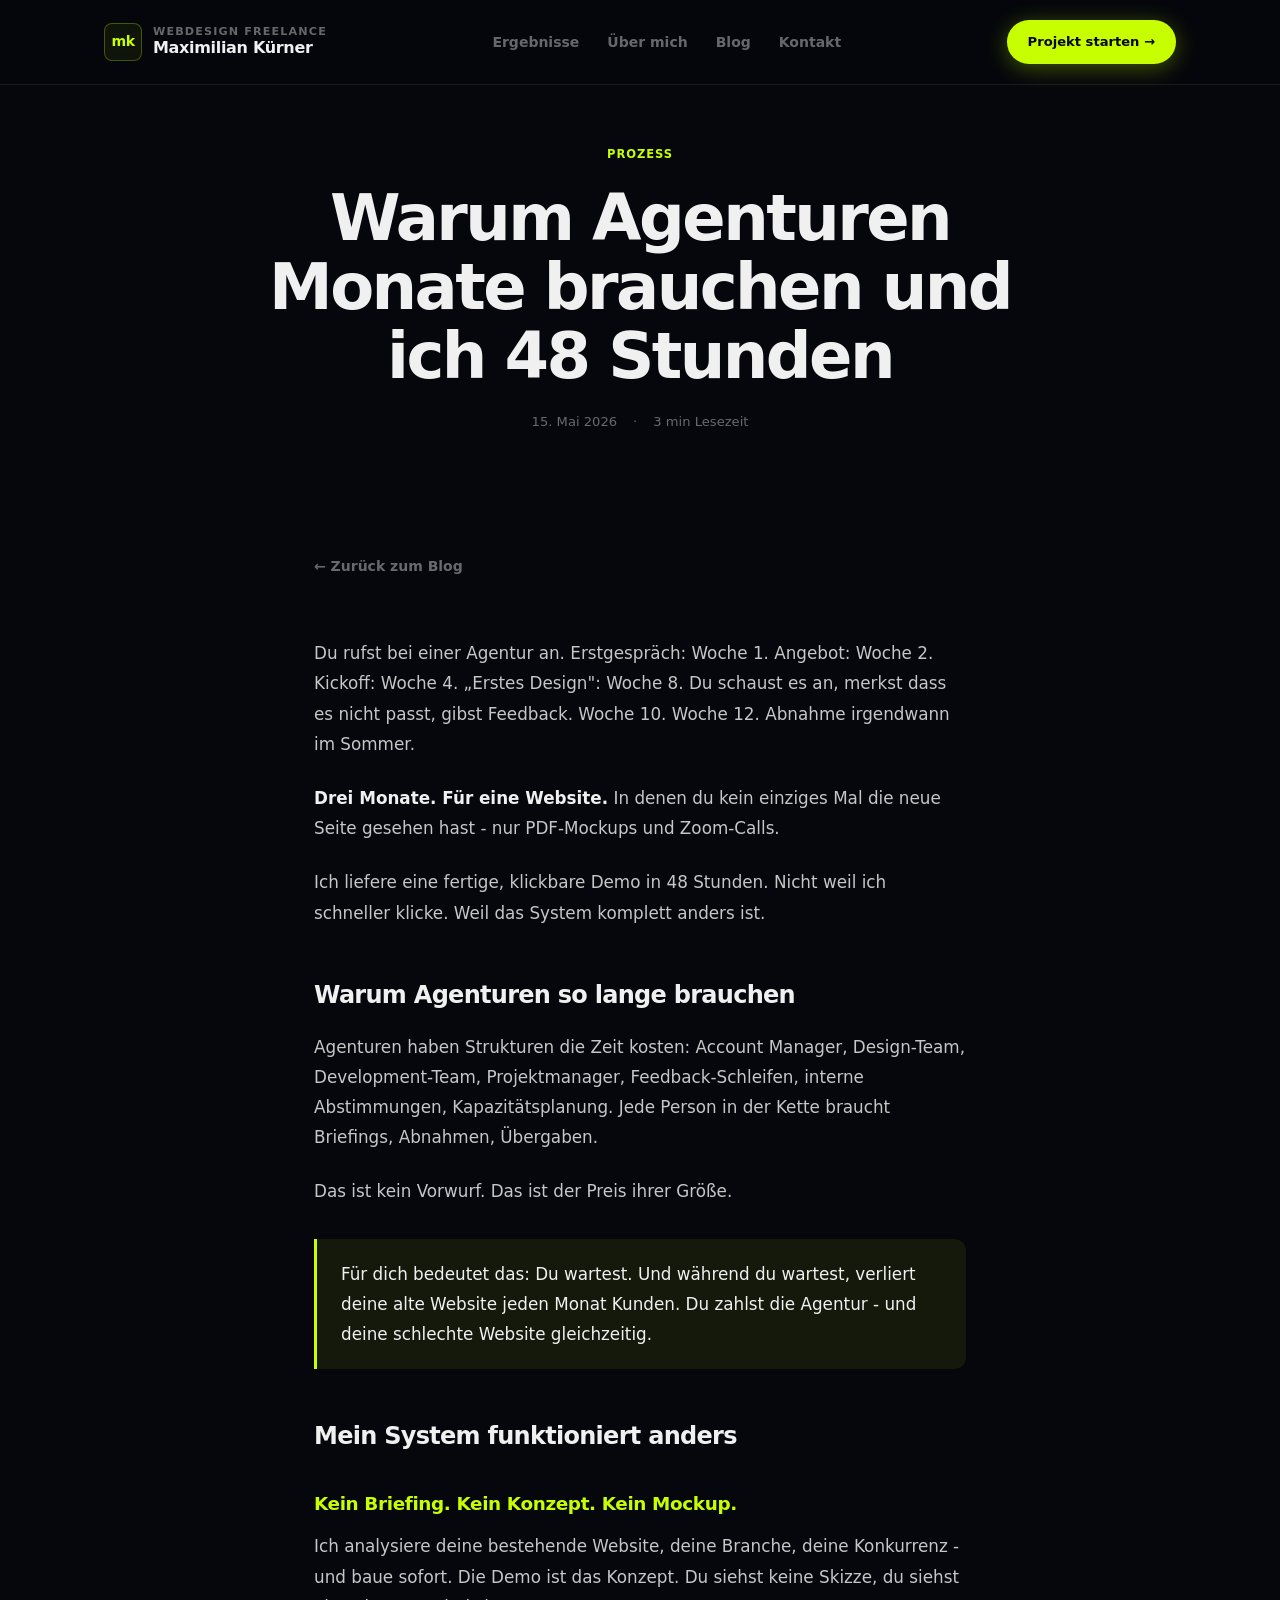
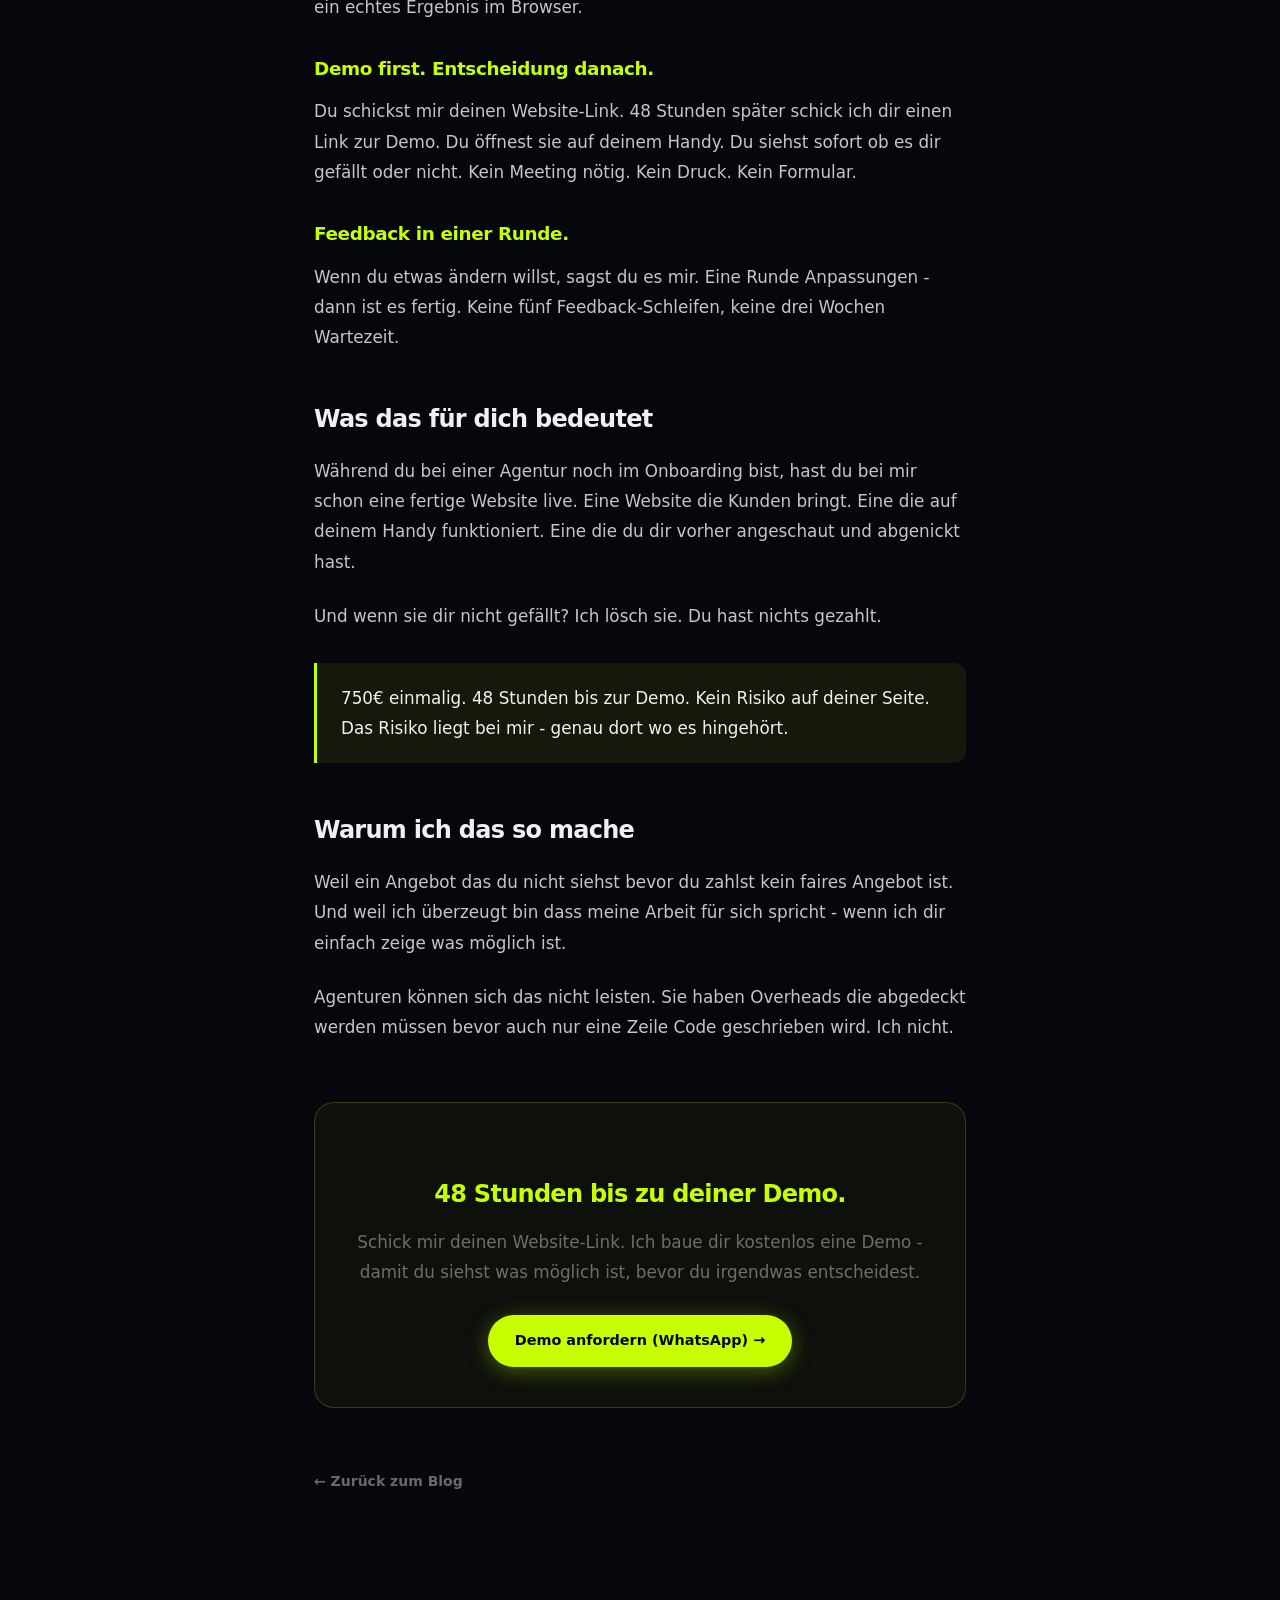
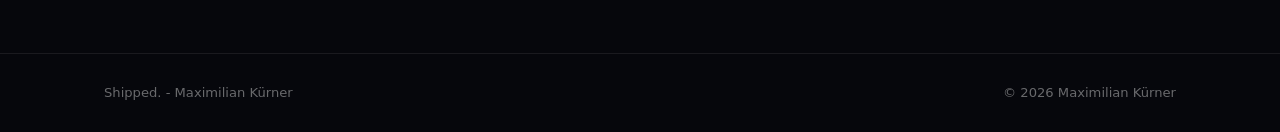
<file: posts/warum-ich-websites-in-48h-liefere.html>
<!DOCTYPE html>
<html lang="de">
<head>
  <meta charset="UTF-8" />
  <meta name="viewport" content="width=device-width, initial-scale=1.0" />
  <link rel="icon" type="image/svg+xml" href="../favicon.svg" />
  <title>Warum Agenturen Monate brauchen und ich 48 Stunden - Maximilian Kürner</title>
  <meta name="description" content="Deine Agentur ist seit 8 Wochen am 'Konzept'. Ich liefere dir in 48 Stunden eine fertige Demo. Nicht weil ich schneller klicke - das System ist anders." />
  <meta name="robots" content="index, follow" />
  <link rel="canonical" href="https://maximiliankuerner.at/posts/warum-ich-websites-in-48h-liefere.html" />
  <meta property="og:type" content="article" />
  <meta property="og:title" content="Warum Agenturen Monate brauchen und ich 48 Stunden" />
  <meta property="og:description" content="Deine Agentur ist seit 8 Wochen am 'Konzept'. Ich liefere dir in 48 Stunden eine fertige Demo." />
  <meta property="og:url" content="https://maximiliankuerner.at/posts/warum-ich-websites-in-48h-liefere.html" />
  <meta property="article:published_time" content="2026-05-15" />
  <meta property="article:author" content="Maximilian Kürner" />
  <script type="application/ld+json">
  {
    "@context": "https://schema.org",
    "@type": "BlogPosting",
    "headline": "Warum Agenturen Monate brauchen und ich 48 Stunden",
    "author": { "@type": "Person", "name": "Maximilian Kürner" },
    "datePublished": "2026-05-15",
    "description": "Deine Agentur ist seit 8 Wochen am 'Konzept'. Ich liefere dir in 48 Stunden eine fertige Demo.",
    "url": "https://maximiliankuerner.at/posts/warum-ich-websites-in-48h-liefere.html"
  }
  </script>
  <link rel="preconnect" href="https://fonts.bunny.net" />
  <link href="https://fonts.bunny.net/css?family=bricolage-grotesque:400,700,800&display=swap" rel="stylesheet" />
  <style>
    :root {
      --bg: #06070c;
      --acid: #c8ff00;
      --text: #f0f0f0;
      --muted: rgba(240,240,240,.42);
      --bord: rgba(255,255,255,.08);
      --surf: rgba(255,255,255,.04);
      --font: 'Bricolage Grotesque', system-ui, sans-serif;
      --tr: 0.22s cubic-bezier(.4,0,.2,1);
    }
    *, *::before, *::after { box-sizing: border-box; margin: 0; padding: 0; }
    html { scroll-behavior: smooth; }
    body { background: var(--bg); color: var(--text); font-family: var(--font); line-height: 1.65; overflow-x: hidden; -webkit-font-smoothing: antialiased; }
    a { color: inherit; text-decoration: none; }
    ul { list-style: none; }

    .wrap { max-width: 1120px; margin: 0 auto; padding: 0 24px; }
    .wrap-narrow { max-width: 700px; margin: 0 auto; padding: 0 24px; }

    .btn { display: inline-flex; align-items: center; gap: 8px; padding: 13px 26px; border-radius: 100px; font-family: var(--font); font-size: .9rem; font-weight: 700; cursor: pointer; transition: transform var(--tr), box-shadow var(--tr); }
    .btn-acid { background: var(--acid); color: #06070c; border: 1px solid rgba(200,255,0,.6); box-shadow: 0 4px 22px rgba(200,255,0,.32); }
    .btn-acid:hover { transform: translateY(-2px); box-shadow: 0 8px 32px rgba(200,255,0,.48); }
    .btn-glass { background: rgba(255,255,255,.07); border: 1px solid rgba(255,255,255,.13); backdrop-filter: blur(12px); }
    .btn-glass:hover { background: rgba(255,255,255,.11); transform: translateY(-2px); }

    .nav { position: fixed; top: 0; left: 0; right: 0; z-index: 100; padding: 20px 0; background: rgba(6,7,12,.82); backdrop-filter: blur(24px); border-bottom: 1px solid var(--bord); }
    .nav-inner { display: flex; align-items: center; justify-content: space-between; }
    .nav-logo { display: flex; align-items: center; gap: 11px; }
    .nav-logo-name { display: flex; flex-direction: column; line-height: 1.15; }
    .nav-logo-name .ln1 { font-size: .7rem; font-weight: 600; letter-spacing: .1em; text-transform: uppercase; color: var(--muted); }
    .nav-logo-name .ln2 { font-size: 1rem; font-weight: 800; letter-spacing: -.02em; }
    .nav-mark {
      width: 38px;
      height: 38px;
      background: rgba(200,255,0,.06);
      border: 1.5px solid rgba(200,255,0,.28);
      border-radius: 8px;
      display: grid;
      place-items: center;
      flex-shrink: 0;
      font-family: 'Bricolage Grotesque', system-ui, sans-serif;
      font-size: .88rem;
      font-weight: 800;
      color: var(--acid);
      letter-spacing: -.04em;
      user-select: none;
      transition: border-color .22s, background .22s;
    }
    .nav-mark:hover {
      border-color: rgba(200,255,0,.55);
      background: rgba(200,255,0,.1);
    }
    .nav-links { display: flex; gap: 28px; }
    .nav-link { font-size: .875rem; font-weight: 600; color: var(--muted); transition: color var(--tr); }
    .nav-link:hover { color: var(--text); }

    /* Article */
    .post-header { padding: 140px 24px 60px; text-align: center; }
    .post-tag { display: inline-block; font-size: .72rem; font-weight: 700; letter-spacing: .08em; text-transform: uppercase; color: var(--acid); margin-bottom: 20px; }
    .post-title { font-size: clamp(2rem,5vw,4rem); font-weight: 800; letter-spacing: -.04em; line-height: 1.08; max-width: 800px; margin: 0 auto 20px; }
    .post-meta { display: flex; align-items: center; justify-content: center; gap: 16px; font-size: .82rem; color: var(--muted); }
    .post-meta span { display: flex; align-items: center; gap: 6px; }

    .post-body { padding: 60px 0 100px; }
    .post-body p { font-size: 1.05rem; color: rgba(240,240,240,.82); line-height: 1.8; margin-bottom: 24px; }
    .post-body h2 { font-size: 1.5rem; font-weight: 800; letter-spacing: -.03em; margin: 48px 0 16px; }
    .post-body h3 { font-size: 1.15rem; font-weight: 800; letter-spacing: -.02em; margin: 32px 0 12px; color: var(--acid); }
    .post-body ul, .post-body ol { padding-left: 20px; margin-bottom: 24px; }
    .post-body li { font-size: 1.05rem; color: rgba(240,240,240,.82); line-height: 1.8; margin-bottom: 8px; list-style: disc; }
    .post-body strong { color: var(--text); font-weight: 800; }
    .post-body .highlight { background: rgba(200,255,0,.07); border-left: 3px solid var(--acid); padding: 20px 24px; border-radius: 0 12px 12px 0; margin: 32px 0; }
    .post-body .highlight p { margin-bottom: 0; color: var(--text); }

    .post-cta { border-radius: 20px; border: 1px solid rgba(200,255,0,.2); background: rgba(200,255,0,.04); padding: 40px; text-align: center; margin: 60px 0; }
    .post-cta h3 { font-size: 1.5rem; font-weight: 800; letter-spacing: -.03em; margin-bottom: 12px; }
    .post-cta p { color: var(--muted); margin-bottom: 28px; }

    .back-link { display: inline-flex; align-items: center; gap: 8px; font-size: .875rem; font-weight: 700; color: var(--muted); transition: color var(--tr); margin-bottom: 60px; }
    .back-link:hover { color: var(--text); }

    footer { border-top: 1px solid var(--bord); padding: 28px 0; }
    .ft { display: flex; align-items: center; justify-content: space-between; font-size: .82rem; color: var(--muted); }

    @media (max-width: 600px) { .nav-links { display: none; } }
  </style>
</head>
<body>

  <nav class="nav">
    <div class="wrap">
      <div class="nav-inner">
        <a class="nav-logo" href="../index.html">
          <div class="nav-mark" aria-hidden="true">mk</div>
          <div class="nav-logo-name">
            <span class="ln1">Webdesign Freelance</span>
            <span class="ln2">Maximilian Kürner</span>
          </div>
        </a>
        <ul class="nav-links">
          <li><a class="nav-link" href="../index.html#results">Ergebnisse</a></li>
          <li><a class="nav-link" href="../index.html#about">Über mich</a></li>
          <li><a class="nav-link" href="../blog.html">Blog</a></li>
          <li><a class="nav-link" href="../index.html#contact">Kontakt</a></li>
        </ul>
        <a class="btn btn-acid" href="../index.html#contact" style="padding:10px 20px;font-size:.82rem;">Projekt starten →</a>
      </div>
    </div>
  </nav>

  <div class="post-header">
    <div class="post-tag">Prozess</div>
    <h1 class="post-title">Warum Agenturen Monate brauchen und ich 48 Stunden</h1>
    <div class="post-meta">
      <span>15. Mai 2026</span>
      <span>·</span>
      <span>3 min Lesezeit</span>
    </div>
  </div>

  <div class="post-body">
    <div class="wrap-narrow">

      <a class="back-link" href="../blog.html">← Zurück zum Blog</a>

      <p>Du rufst bei einer Agentur an. Erstgespräch: Woche 1. Angebot: Woche 2. Kickoff: Woche 4. „Erstes Design": Woche 8. Du schaust es an, merkst dass es nicht passt, gibst Feedback. Woche 10. Woche 12. Abnahme irgendwann im Sommer.</p>

      <p><strong>Drei Monate. Für eine Website.</strong> In denen du kein einziges Mal die neue Seite gesehen hast - nur PDF-Mockups und Zoom-Calls.</p>

      <p>Ich liefere eine fertige, klickbare Demo in 48 Stunden. Nicht weil ich schneller klicke. Weil das System komplett anders ist.</p>

      <h2>Warum Agenturen so lange brauchen</h2>

      <p>Agenturen haben Strukturen die Zeit kosten: Account Manager, Design-Team, Development-Team, Projektmanager, Feedback-Schleifen, interne Abstimmungen, Kapazitätsplanung. Jede Person in der Kette braucht Briefings, Abnahmen, Übergaben.</p>

      <p>Das ist kein Vorwurf. Das ist der Preis ihrer Größe.</p>

      <div class="highlight">
        <p>Für dich bedeutet das: Du wartest. Und während du wartest, verliert deine alte Website jeden Monat Kunden. Du zahlst die Agentur - und deine schlechte Website gleichzeitig.</p>
      </div>

      <h2>Mein System funktioniert anders</h2>

      <h3>Kein Briefing. Kein Konzept. Kein Mockup.</h3>
      <p>Ich analysiere deine bestehende Website, deine Branche, deine Konkurrenz - und baue sofort. Die Demo ist das Konzept. Du siehst keine Skizze, du siehst ein echtes Ergebnis im Browser.</p>

      <h3>Demo first. Entscheidung danach.</h3>
      <p>Du schickst mir deinen Website-Link. 48 Stunden später schick ich dir einen Link zur Demo. Du öffnest sie auf deinem Handy. Du siehst sofort ob es dir gefällt oder nicht. Kein Meeting nötig. Kein Druck. Kein Formular.</p>

      <h3>Feedback in einer Runde.</h3>
      <p>Wenn du etwas ändern willst, sagst du es mir. Eine Runde Anpassungen - dann ist es fertig. Keine fünf Feedback-Schleifen, keine drei Wochen Wartezeit.</p>

      <h2>Was das für dich bedeutet</h2>

      <p>Während du bei einer Agentur noch im Onboarding bist, hast du bei mir schon eine fertige Website live. Eine Website die Kunden bringt. Eine die auf deinem Handy funktioniert. Eine die du dir vorher angeschaut und abgenickt hast.</p>

      <p>Und wenn sie dir nicht gefällt? Ich lösch sie. Du hast nichts gezahlt.</p>

      <div class="highlight">
        <p>750€ einmalig. 48 Stunden bis zur Demo. Kein Risiko auf deiner Seite. Das Risiko liegt bei mir - genau dort wo es hingehört.</p>
      </div>

      <h2>Warum ich das so mache</h2>

      <p>Weil ein Angebot das du nicht siehst bevor du zahlst kein faires Angebot ist. Und weil ich überzeugt bin dass meine Arbeit für sich spricht - wenn ich dir einfach zeige was möglich ist.</p>

      <p>Agenturen können sich das nicht leisten. Sie haben Overheads die abgedeckt werden müssen bevor auch nur eine Zeile Code geschrieben wird. Ich nicht.</p>

      <div class="post-cta">
        <h3>48 Stunden bis zu deiner Demo.</h3>
        <p>Schick mir deinen Website-Link. Ich baue dir kostenlos eine Demo - damit du siehst was möglich ist, bevor du irgendwas entscheidest.</p>
        <a class="btn btn-acid" href="https://wa.me/4367764278292?text=Hey%20Maximilian%2C%20hier%20ist%20mein%20Website-Link%3A%20" target="_blank" rel="noopener">Demo anfordern (WhatsApp) →</a>
      </div>

      <a class="back-link" href="../blog.html">← Zurück zum Blog</a>

    </div>
  </div>

  <footer>
    <div class="wrap ft">
      <div>Shipped. - Maximilian Kürner</div>
      <div>© <script>document.write(new Date().getFullYear())</script> Maximilian Kürner</div>
    </div>
  </footer>

  <script src="../sexyscroll.js"></script>
</body>
</html>
</file>
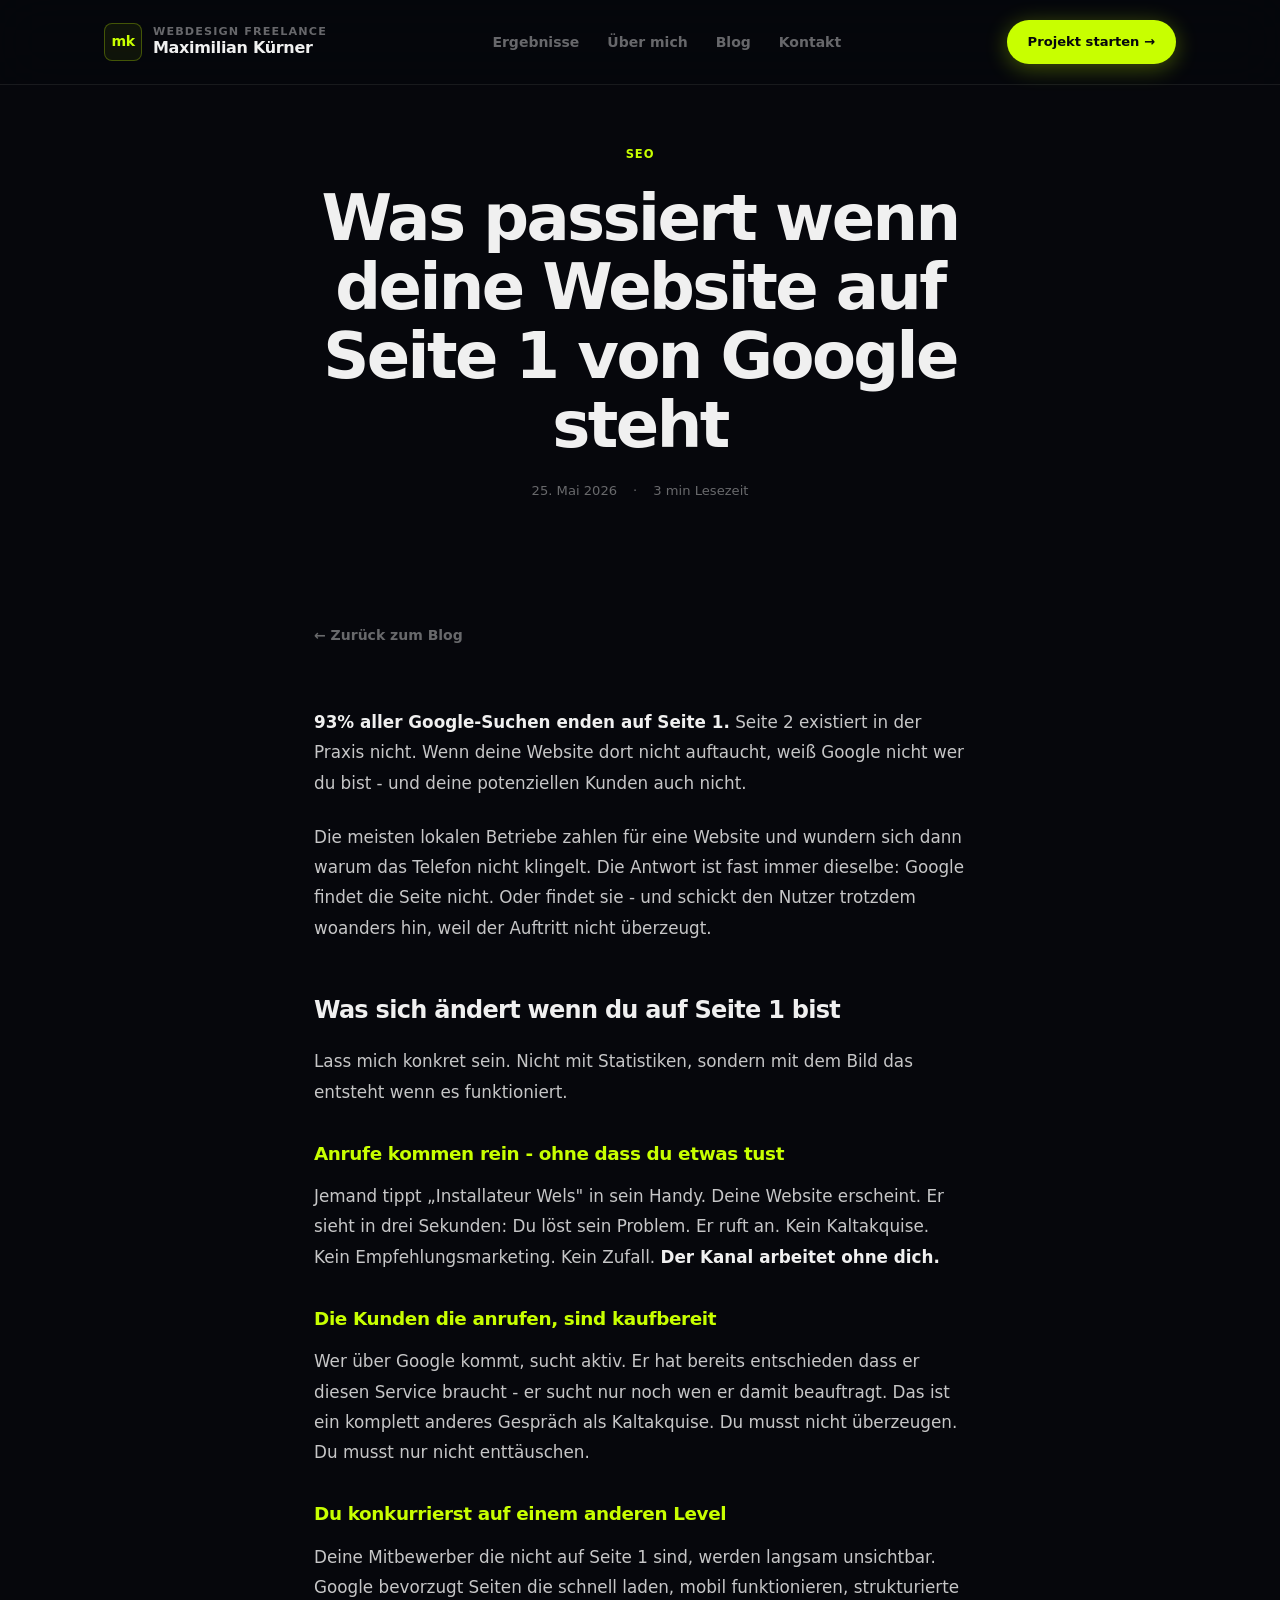
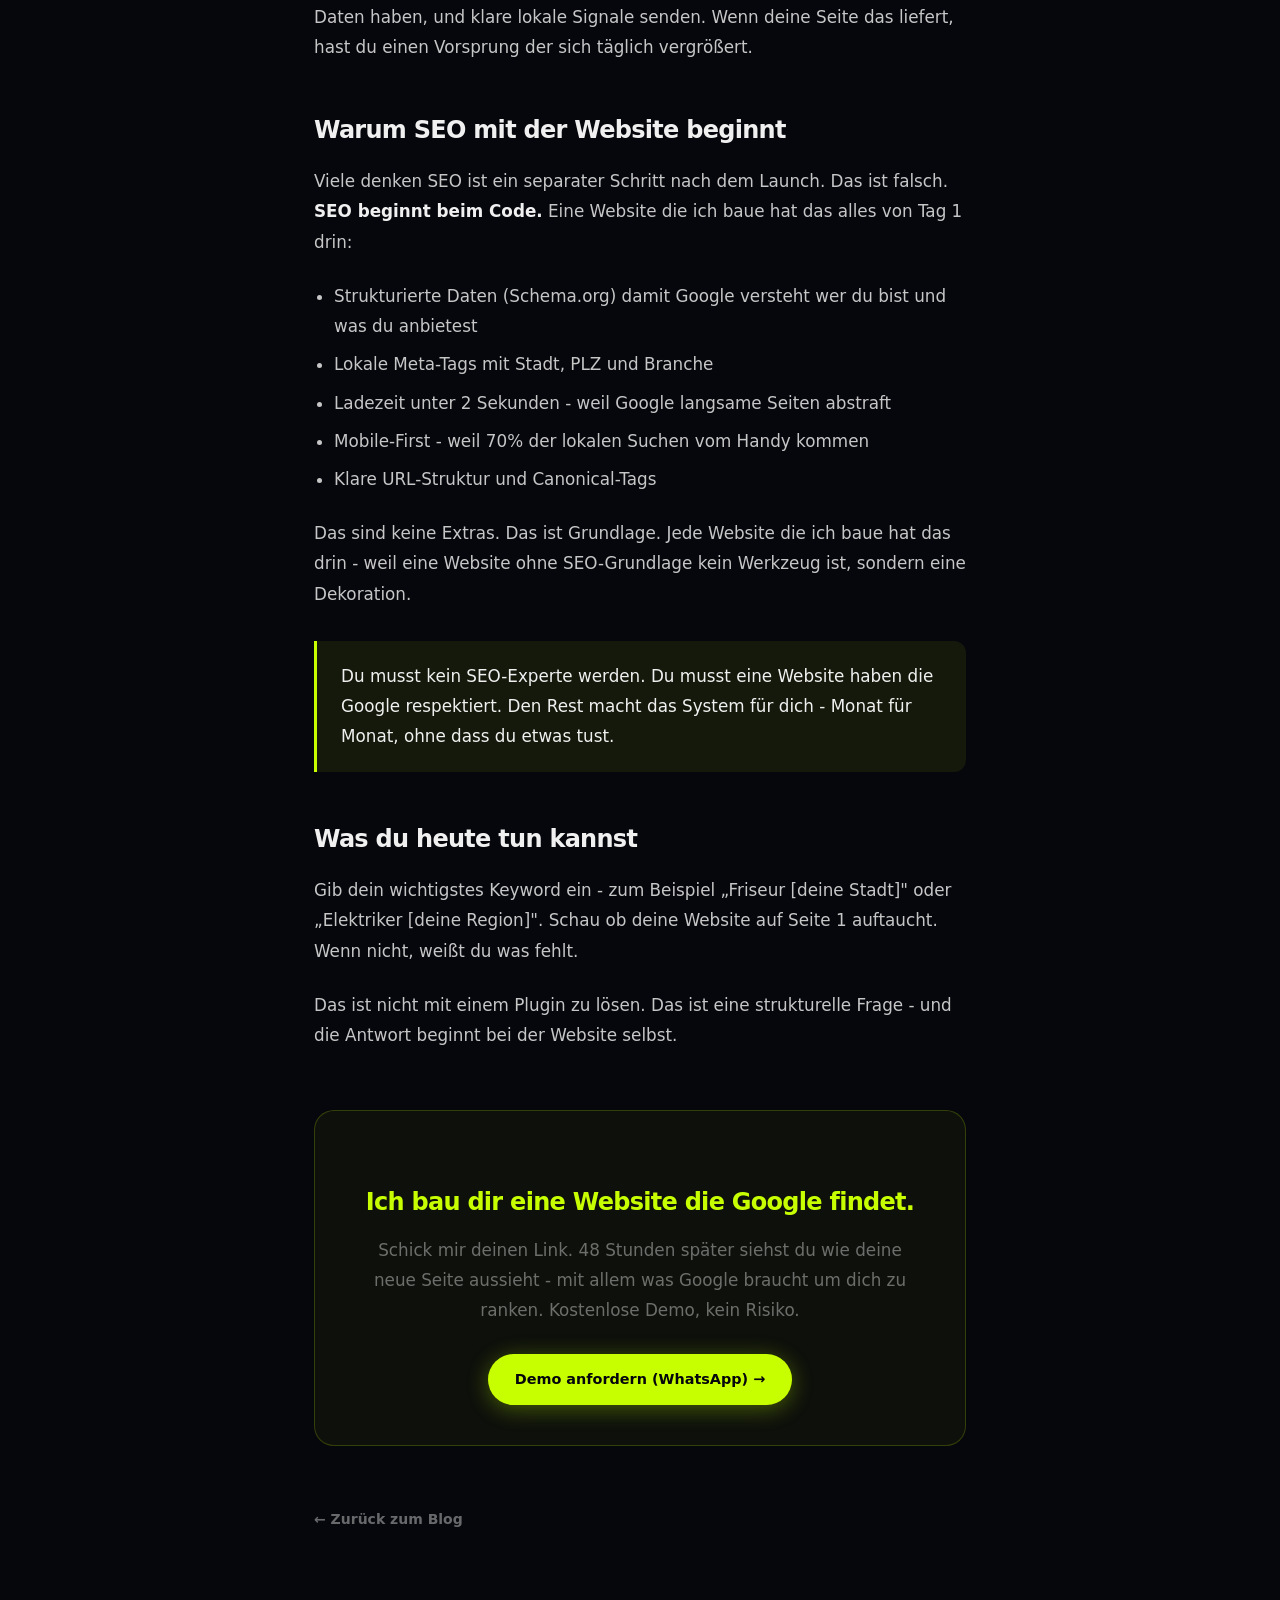
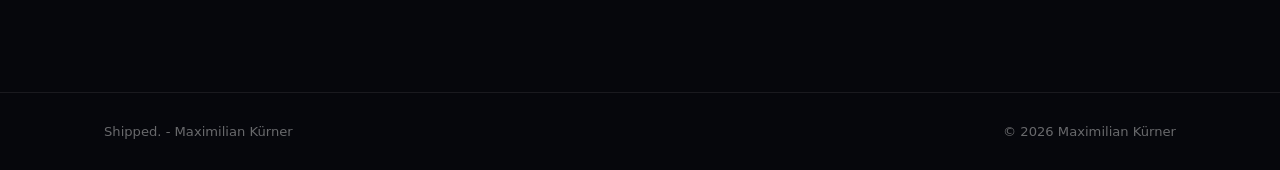
<file: posts/was-passiert-wenn-deine-website-auf-seite-1-steht.html>
<!DOCTYPE html>
<html lang="de">
<head>
  <meta charset="UTF-8" />
  <meta name="viewport" content="width=device-width, initial-scale=1.0" />
  <link rel="icon" type="image/svg+xml" href="../favicon.svg" />
  <title>Was passiert wenn deine Website auf Seite 1 von Google steht - Maximilian Kürner</title>
  <meta name="description" content="93% aller Suchen enden auf Seite 1. Wenn du nicht dort bist, existierst du für Google nicht. Was konkret passiert wenn sich das ändert." />
  <meta name="robots" content="index, follow" />
  <link rel="canonical" href="https://maximiliankuerner.at/posts/was-passiert-wenn-deine-website-auf-seite-1-steht.html" />
  <meta property="og:type" content="article" />
  <meta property="og:title" content="Was passiert wenn deine Website auf Seite 1 von Google steht" />
  <meta property="og:description" content="93% aller Suchen enden auf Seite 1. Wenn du nicht dort bist, existierst du für Google nicht." />
  <meta property="og:url" content="https://maximiliankuerner.at/posts/was-passiert-wenn-deine-website-auf-seite-1-steht.html" />
  <meta property="article:published_time" content="2026-05-25" />
  <meta property="article:author" content="Maximilian Kürner" />
  <script type="application/ld+json">
  {
    "@context": "https://schema.org",
    "@type": "BlogPosting",
    "headline": "Was passiert wenn deine Website auf Seite 1 von Google steht",
    "author": { "@type": "Person", "name": "Maximilian Kürner" },
    "datePublished": "2026-05-25",
    "description": "93% aller Suchen enden auf Seite 1. Wenn du nicht dort bist, existierst du für Google nicht.",
    "url": "https://maximiliankuerner.at/posts/was-passiert-wenn-deine-website-auf-seite-1-steht.html"
  }
  </script>
  <link rel="preconnect" href="https://fonts.bunny.net" />
  <link href="https://fonts.bunny.net/css?family=bricolage-grotesque:400,700,800&display=swap" rel="stylesheet" />
  <style>
    :root {
      --bg: #06070c;
      --acid: #c8ff00;
      --text: #f0f0f0;
      --muted: rgba(240,240,240,.42);
      --bord: rgba(255,255,255,.08);
      --surf: rgba(255,255,255,.04);
      --font: 'Bricolage Grotesque', system-ui, sans-serif;
      --tr: 0.22s cubic-bezier(.4,0,.2,1);
    }
    *, *::before, *::after { box-sizing: border-box; margin: 0; padding: 0; }
    html { scroll-behavior: smooth; }
    body { background: var(--bg); color: var(--text); font-family: var(--font); line-height: 1.65; overflow-x: hidden; -webkit-font-smoothing: antialiased; }
    a { color: inherit; text-decoration: none; }
    ul { list-style: none; }

    .wrap { max-width: 1120px; margin: 0 auto; padding: 0 24px; }
    .wrap-narrow { max-width: 700px; margin: 0 auto; padding: 0 24px; }

    .btn { display: inline-flex; align-items: center; gap: 8px; padding: 13px 26px; border-radius: 100px; font-family: var(--font); font-size: .9rem; font-weight: 700; cursor: pointer; transition: transform var(--tr), box-shadow var(--tr); }
    .btn-acid { background: var(--acid); color: #06070c; border: 1px solid rgba(200,255,0,.6); box-shadow: 0 4px 22px rgba(200,255,0,.32); }
    .btn-acid:hover { transform: translateY(-2px); box-shadow: 0 8px 32px rgba(200,255,0,.48); }
    .btn-glass { background: rgba(255,255,255,.07); border: 1px solid rgba(255,255,255,.13); backdrop-filter: blur(12px); }
    .btn-glass:hover { background: rgba(255,255,255,.11); transform: translateY(-2px); }

    .nav { position: fixed; top: 0; left: 0; right: 0; z-index: 100; padding: 20px 0; background: rgba(6,7,12,.82); backdrop-filter: blur(24px); border-bottom: 1px solid var(--bord); }
    .nav-inner { display: flex; align-items: center; justify-content: space-between; }
    .nav-logo { display: flex; align-items: center; gap: 11px; }
    .nav-logo-name { display: flex; flex-direction: column; line-height: 1.15; }
    .nav-logo-name .ln1 { font-size: .7rem; font-weight: 600; letter-spacing: .1em; text-transform: uppercase; color: var(--muted); }
    .nav-logo-name .ln2 { font-size: 1rem; font-weight: 800; letter-spacing: -.02em; }
    .nav-mark {
      width: 38px;
      height: 38px;
      background: rgba(200,255,0,.06);
      border: 1.5px solid rgba(200,255,0,.28);
      border-radius: 8px;
      display: grid;
      place-items: center;
      flex-shrink: 0;
      font-family: 'Bricolage Grotesque', system-ui, sans-serif;
      font-size: .88rem;
      font-weight: 800;
      color: var(--acid);
      letter-spacing: -.04em;
      user-select: none;
      transition: border-color .22s, background .22s;
    }
    .nav-mark:hover {
      border-color: rgba(200,255,0,.55);
      background: rgba(200,255,0,.1);
    }
    .nav-links { display: flex; gap: 28px; }
    .nav-link { font-size: .875rem; font-weight: 600; color: var(--muted); transition: color var(--tr); }
    .nav-link:hover { color: var(--text); }

    /* Article */
    .post-header { padding: 140px 24px 60px; text-align: center; }
    .post-tag { display: inline-block; font-size: .72rem; font-weight: 700; letter-spacing: .08em; text-transform: uppercase; color: var(--acid); margin-bottom: 20px; }
    .post-title { font-size: clamp(2rem,5vw,4rem); font-weight: 800; letter-spacing: -.04em; line-height: 1.08; max-width: 800px; margin: 0 auto 20px; }
    .post-meta { display: flex; align-items: center; justify-content: center; gap: 16px; font-size: .82rem; color: var(--muted); }
    .post-meta span { display: flex; align-items: center; gap: 6px; }

    .post-body { padding: 60px 0 100px; }
    .post-body p { font-size: 1.05rem; color: rgba(240,240,240,.82); line-height: 1.8; margin-bottom: 24px; }
    .post-body h2 { font-size: 1.5rem; font-weight: 800; letter-spacing: -.03em; margin: 48px 0 16px; }
    .post-body h3 { font-size: 1.15rem; font-weight: 800; letter-spacing: -.02em; margin: 32px 0 12px; color: var(--acid); }
    .post-body ul, .post-body ol { padding-left: 20px; margin-bottom: 24px; }
    .post-body li { font-size: 1.05rem; color: rgba(240,240,240,.82); line-height: 1.8; margin-bottom: 8px; list-style: disc; }
    .post-body strong { color: var(--text); font-weight: 800; }
    .post-body .highlight { background: rgba(200,255,0,.07); border-left: 3px solid var(--acid); padding: 20px 24px; border-radius: 0 12px 12px 0; margin: 32px 0; }
    .post-body .highlight p { margin-bottom: 0; color: var(--text); }

    .post-cta { border-radius: 20px; border: 1px solid rgba(200,255,0,.2); background: rgba(200,255,0,.04); padding: 40px; text-align: center; margin: 60px 0; }
    .post-cta h3 { font-size: 1.5rem; font-weight: 800; letter-spacing: -.03em; margin-bottom: 12px; }
    .post-cta p { color: var(--muted); margin-bottom: 28px; }

    .back-link { display: inline-flex; align-items: center; gap: 8px; font-size: .875rem; font-weight: 700; color: var(--muted); transition: color var(--tr); margin-bottom: 60px; }
    .back-link:hover { color: var(--text); }

    footer { border-top: 1px solid var(--bord); padding: 28px 0; }
    .ft { display: flex; align-items: center; justify-content: space-between; font-size: .82rem; color: var(--muted); }

    @media (max-width: 600px) { .nav-links { display: none; } }
  </style>
</head>
<body>

  <nav class="nav">
    <div class="wrap">
      <div class="nav-inner">
        <a class="nav-logo" href="../index.html">
          <div class="nav-mark" aria-hidden="true">mk</div>
          <div class="nav-logo-name">
            <span class="ln1">Webdesign Freelance</span>
            <span class="ln2">Maximilian Kürner</span>
          </div>
        </a>
        <ul class="nav-links">
          <li><a class="nav-link" href="../index.html#results">Ergebnisse</a></li>
          <li><a class="nav-link" href="../index.html#about">Über mich</a></li>
          <li><a class="nav-link" href="../blog.html">Blog</a></li>
          <li><a class="nav-link" href="../index.html#contact">Kontakt</a></li>
        </ul>
        <a class="btn btn-acid" href="../index.html#contact" style="padding:10px 20px;font-size:.82rem;">Projekt starten →</a>
      </div>
    </div>
  </nav>

  <div class="post-header">
    <div class="post-tag">SEO</div>
    <h1 class="post-title">Was passiert wenn deine Website auf Seite 1 von Google steht</h1>
    <div class="post-meta">
      <span>25. Mai 2026</span>
      <span>·</span>
      <span>3 min Lesezeit</span>
    </div>
  </div>

  <div class="post-body">
    <div class="wrap-narrow">

      <a class="back-link" href="../blog.html">← Zurück zum Blog</a>

      <p><strong>93% aller Google-Suchen enden auf Seite 1.</strong> Seite 2 existiert in der Praxis nicht. Wenn deine Website dort nicht auftaucht, weiß Google nicht wer du bist - und deine potenziellen Kunden auch nicht.</p>

      <p>Die meisten lokalen Betriebe zahlen für eine Website und wundern sich dann warum das Telefon nicht klingelt. Die Antwort ist fast immer dieselbe: Google findet die Seite nicht. Oder findet sie - und schickt den Nutzer trotzdem woanders hin, weil der Auftritt nicht überzeugt.</p>

      <h2>Was sich ändert wenn du auf Seite 1 bist</h2>

      <p>Lass mich konkret sein. Nicht mit Statistiken, sondern mit dem Bild das entsteht wenn es funktioniert.</p>

      <h3>Anrufe kommen rein - ohne dass du etwas tust</h3>
      <p>Jemand tippt „Installateur Wels" in sein Handy. Deine Website erscheint. Er sieht in drei Sekunden: Du löst sein Problem. Er ruft an. Kein Kaltakquise. Kein Empfehlungsmarketing. Kein Zufall. <strong>Der Kanal arbeitet ohne dich.</strong></p>

      <h3>Die Kunden die anrufen, sind kaufbereit</h3>
      <p>Wer über Google kommt, sucht aktiv. Er hat bereits entschieden dass er diesen Service braucht - er sucht nur noch wen er damit beauftragt. Das ist ein komplett anderes Gespräch als Kaltakquise. Du musst nicht überzeugen. Du musst nur nicht enttäuschen.</p>

      <h3>Du konkurrierst auf einem anderen Level</h3>
      <p>Deine Mitbewerber die nicht auf Seite 1 sind, werden langsam unsichtbar. Google bevorzugt Seiten die schnell laden, mobil funktionieren, strukturierte Daten haben, und klare lokale Signale senden. Wenn deine Seite das liefert, hast du einen Vorsprung der sich täglich vergrößert.</p>

      <h2>Warum SEO mit der Website beginnt</h2>

      <p>Viele denken SEO ist ein separater Schritt nach dem Launch. Das ist falsch. <strong>SEO beginnt beim Code.</strong> Eine Website die ich baue hat das alles von Tag 1 drin:</p>

      <ul>
        <li>Strukturierte Daten (Schema.org) damit Google versteht wer du bist und was du anbietest</li>
        <li>Lokale Meta-Tags mit Stadt, PLZ und Branche</li>
        <li>Ladezeit unter 2 Sekunden - weil Google langsame Seiten abstraft</li>
        <li>Mobile-First - weil 70% der lokalen Suchen vom Handy kommen</li>
        <li>Klare URL-Struktur und Canonical-Tags</li>
      </ul>

      <p>Das sind keine Extras. Das ist Grundlage. Jede Website die ich baue hat das drin - weil eine Website ohne SEO-Grundlage kein Werkzeug ist, sondern eine Dekoration.</p>

      <div class="highlight">
        <p>Du musst kein SEO-Experte werden. Du musst eine Website haben die Google respektiert. Den Rest macht das System für dich - Monat für Monat, ohne dass du etwas tust.</p>
      </div>

      <h2>Was du heute tun kannst</h2>

      <p>Gib dein wichtigstes Keyword ein - zum Beispiel „Friseur [deine Stadt]" oder „Elektriker [deine Region]". Schau ob deine Website auf Seite 1 auftaucht. Wenn nicht, weißt du was fehlt.</p>

      <p>Das ist nicht mit einem Plugin zu lösen. Das ist eine strukturelle Frage - und die Antwort beginnt bei der Website selbst.</p>

      <div class="post-cta">
        <h3>Ich bau dir eine Website die Google findet.</h3>
        <p>Schick mir deinen Link. 48 Stunden später siehst du wie deine neue Seite aussieht - mit allem was Google braucht um dich zu ranken. Kostenlose Demo, kein Risiko.</p>
        <a class="btn btn-acid" href="https://wa.me/4367764278292?text=Hey%20Maximilian%2C%20hier%20ist%20mein%20Website-Link%3A%20" target="_blank" rel="noopener">Demo anfordern (WhatsApp) →</a>
      </div>

      <a class="back-link" href="../blog.html">← Zurück zum Blog</a>

    </div>
  </div>

  <footer>
    <div class="wrap ft">
      <div>Shipped. - Maximilian Kürner</div>
      <div>© <script>document.write(new Date().getFullYear())</script> Maximilian Kürner</div>
    </div>
  </footer>

  <script src="../sexyscroll.js"></script>
</body>
</html>
</file>
